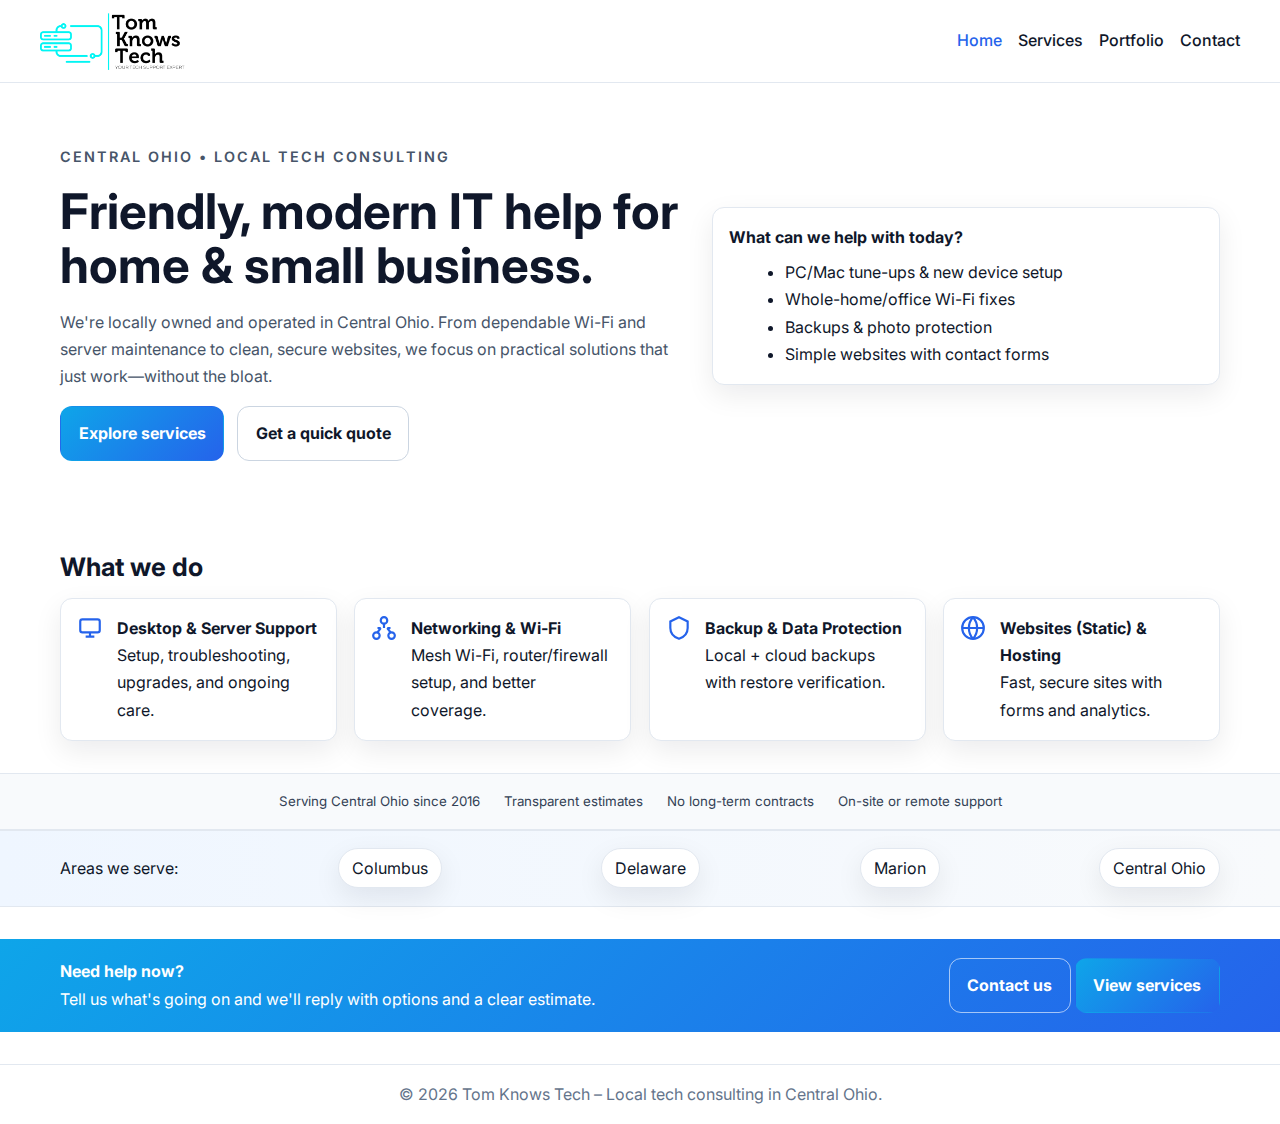
<file: index.html>
<!doctype html>
<html lang="en">
<head>
  <meta charset="utf-8" />
  <meta name="viewport" content="width=device-width, initial-scale=1" />
  <title>Tom Knows Tech – Local Tech Consulting in Central Ohio</title>
  <meta name="description" content="Friendly, modern IT help for home & small business: desktop support, networking, backups, websites, and more in Central Ohio." />
  <link rel="preconnect" href="https://fonts.googleapis.com" crossorigin>
  <link href="https://fonts.googleapis.com/css2?family=Inter:wght@400;500;600;700;800&display=swap" rel="stylesheet">
  <link rel="stylesheet" href="/css/main.css">
</head>
<body>
  <!-- Inline SVG sprite for icons (no external deps) -->
  <svg xmlns="http://www.w3.org/2000/svg" style="position:absolute;width:0;height:0;overflow:hidden">
    <symbol id="icon-desktop" viewBox="0 0 24 24"><rect x="3" y="4" width="18" height="12" rx="2"/><path d="M8 20h8M12 16v4"/></symbol>
    <symbol id="icon-network" viewBox="0 0 24 24"><circle cx="12" cy="5" r="3"/><circle cx="5" cy="19" r="3"/><circle cx="19" cy="19" r="3"/><path d="M12 8v4M9 12H6M15 12h3M9 12l-3 4M15 12l3 4"/></symbol>
    <symbol id="icon-shield" viewBox="0 0 24 24"><path d="M12 2l8 4v6c0 5-3.6 8.5-8 10-4.4-1.5-8-5-8-10V6l8-4z"/></symbol>
    <symbol id="icon-globe" viewBox="0 0 24 24"><circle cx="12" cy="12" r="10"/><path d="M2 12h20M12 2a15 15 0 0 1 0 20M12 2a15 15 0 0 0 0 20"/></symbol>
  </svg>

  <header class="navbar">
    <div class="container nav-inner">
      <a href="/" class="brand">
        <img src="/assets/img/TomKnowsTech_Logo.png" alt="Tom Knows Tech logo">
      </a>
      <button class="nav-toggle" aria-expanded="false" aria-controls="nav">Menu</button>
      <nav id="nav" class="nav" aria-expanded="false">
        <a href="/index.html" class="active">Home</a>
        <a href="/services.html">Services</a>
        <a href="/portfolio.html">Portfolio</a>
        <a href="/contact.html">Contact</a>
      </nav>
    </div>
  </header>

  <main>
    <section class="hero">
      <div class="container hero-wrap">
        <div>
          <p class="kicker">Central Ohio • Local Tech Consulting</p>
          <h1>Friendly, modern IT help for home & small business.</h1>
          <p>We're locally owned and operated in Central Ohio. From dependable Wi-Fi and server maintenance to clean, secure websites, we focus on practical solutions that just work—without the bloat.</p>
          <div class="cta">
            <a class="btn" href="/services.html">Explore services</a>
            <a class="btn-ghost" href="/contact.html">Get a quick quote</a>
          </div>
        </div>
        <div class="hero-card">
          <strong>What can we help with today?</strong>
          <ul>
            <li>PC/Mac tune-ups & new device setup</li>
            <li>Whole-home/office Wi-Fi fixes</li>
            <li>Backups & photo protection</li>
            <li>Simple websites with contact forms</li>
          </ul>
        </div>
      </div>
    </section>

    <section class="container section">
      <h2>What we do</h2>
      <div class="grid services-preview">
        <div class="service">
          <svg class="icon"><use href="#icon-desktop"/></svg>
          <div>
            <strong>Desktop & Server Support</strong>
            <div class="muted">Setup, troubleshooting, upgrades, and ongoing care.</div>
          </div>
        </div>
        <div class="service">
          <svg class="icon"><use href="#icon-network"/></svg>
          <div>
            <strong>Networking & Wi-Fi</strong>
            <div class="muted">Mesh Wi-Fi, router/firewall setup, and better coverage.</div>
          </div>
        </div>
        <div class="service">
          <svg class="icon"><use href="#icon-shield"/></svg>
          <div>
            <strong>Backup & Data Protection</strong>
            <div class="muted">Local + cloud backups with restore verification.</div>
          </div>
        </div>
        <div class="service">
          <svg class="icon"><use href="#icon-globe"/></svg>
          <div>
            <strong>Websites (Static) & Hosting</strong>
            <div class="muted">Fast, secure sites with forms and analytics.</div>
          </div>
        </div>
      </div>
    </section>

    <section class="trust">
      <div class="container trust-inner">
        <small>Serving Central Ohio since 2016</small>
        <small>Transparent estimates</small>
        <small>No long-term contracts</small>
        <small>On-site or remote support</small>
      </div>
    </section>

    <section class="areas">
      <div class="container wrap">
        <span>Areas we serve:</span>
        <span class="badge">Columbus</span>
        <span class="badge">Delaware</span>
        <span class="badge">Marion</span>
        <span class="badge">Central Ohio</span>
      </div>
    </section>

    <section class="cta-band">
      <div class="container row">
        <div>
          <strong>Need help now?</strong>
          <div>Tell us what's going on and we'll reply with options and a clear estimate.</div>
        </div>
        <div>
          <a class="btn-ghost" href="/contact.html">Contact us</a>
          <a class="btn" href="/services.html">View services</a>
        </div>
      </div>
    </section>
  </main>

  <footer>
    <div class="container inner">
      © <span id="y"></span> Tom Knows Tech – Local tech consulting in Central Ohio.
    </div>
  </footer>

  <script>
    // Mobile nav toggle
    const toggle = document.querySelector('.nav-toggle');
    const nav = document.getElementById('nav');
    if (toggle && nav) {
      toggle.addEventListener('click', () => {
        const ex = toggle.getAttribute('aria-expanded') === 'true';
        toggle.setAttribute('aria-expanded', String(!ex));
        nav.setAttribute('aria-expanded', String(!ex));
      });
    }
    document.getElementById('y').textContent = new Date().getFullYear();
  </script>
</body>
</html>
</file>
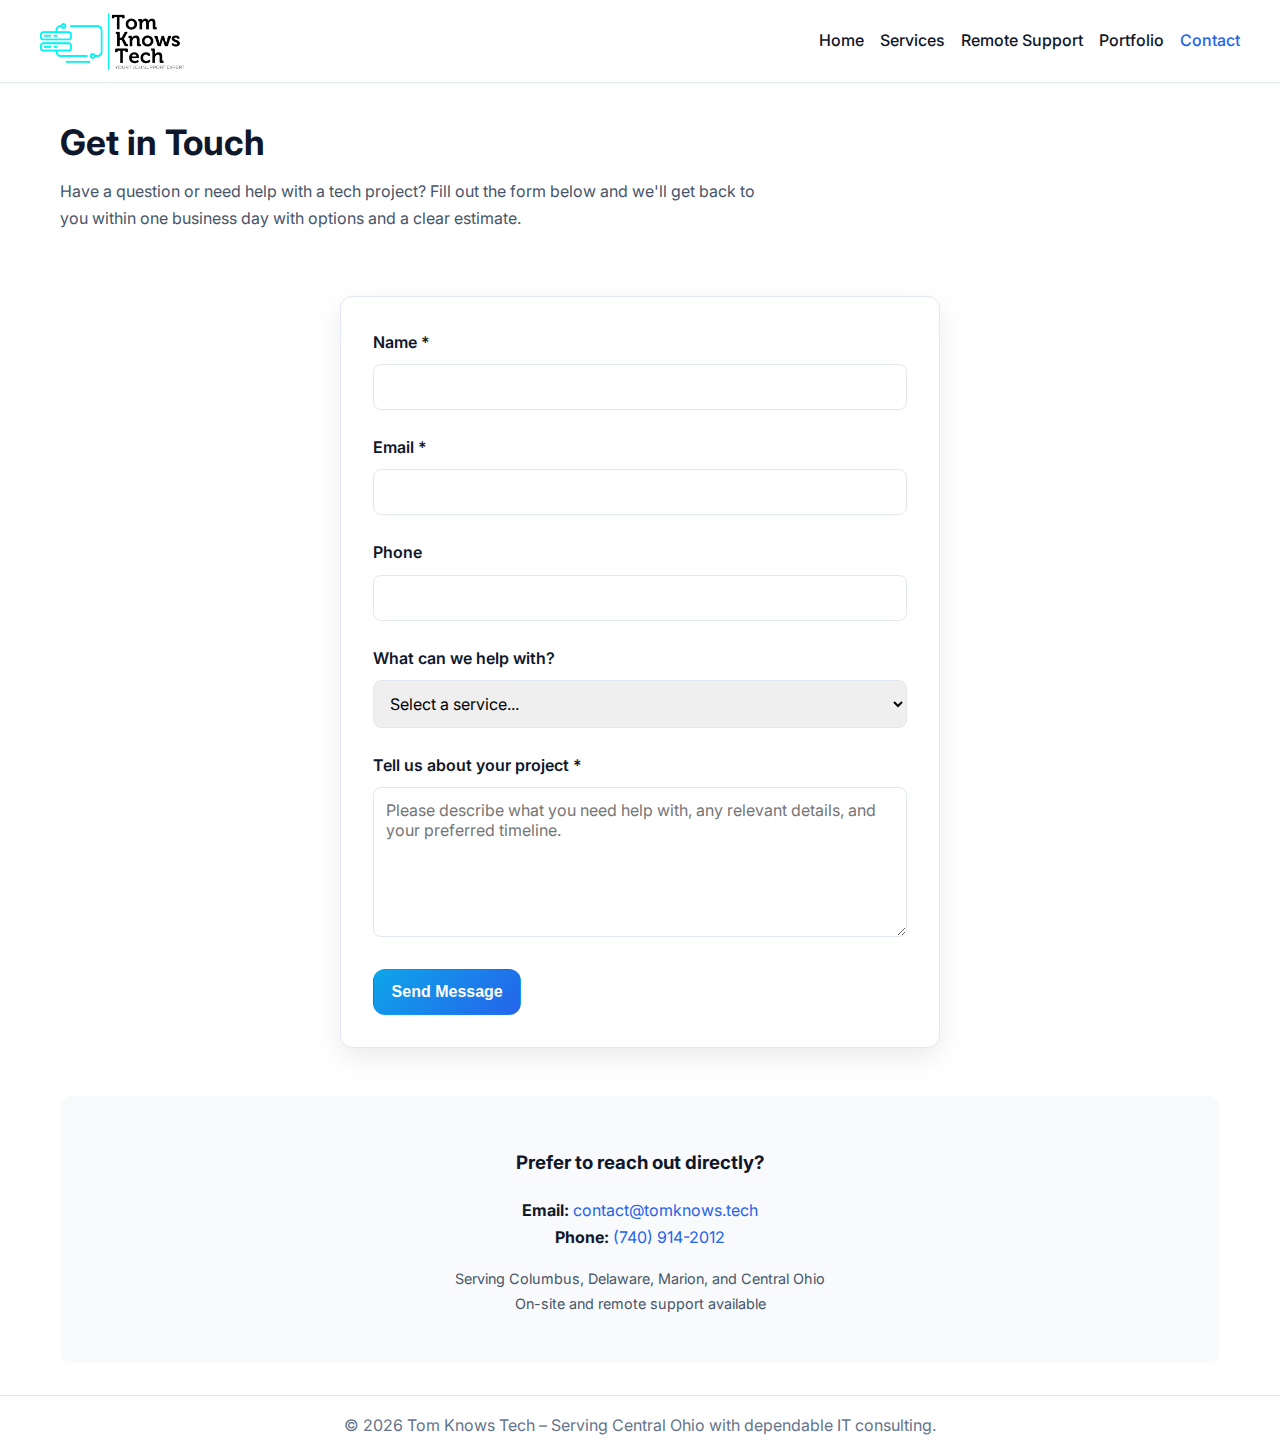
<file: contact.html>
<!doctype html>
<html lang="en">
<head>
  <meta charset="utf-8" />
  <meta name="viewport" content="width=device-width, initial-scale=1" />
  <title>Contact – Tom Knows Tech | Get in Touch</title>
  <meta name="description" content="Contact Tom Knows Tech for IT consulting services in Central Ohio. Get a quick quote for desktop support, networking, servers, and more." />
  <link rel="preconnect" href="https://fonts.googleapis.com" crossorigin>
  <link href="https://fonts.googleapis.com/css2?family=Inter:wght@400;500;600;700;800&display=swap" rel="stylesheet">
  <link rel="stylesheet" href="/css/main.css">
</head>
<body>
  <header class="navbar">
    <div class="container nav-inner">
      <a href="/" class="brand">
        <img src="/assets/img/TomKnowsTech_Logo.png" alt="Tom Knows Tech logo">
      </a>
      <button class="nav-toggle" aria-expanded="false" aria-controls="nav">Menu</button>
      <nav id="nav" class="nav" aria-expanded="false">
        <a href="/index.html">Home</a>
        <a href="/services.html">Services</a>
        <a href="/remote-support.html">Remote Support</a>
        <a href="/portfolio.html">Portfolio</a>
        <a href="/contact.html" class="active">Contact</a>
      </nav>
    </div>
  </header>

  <main>
    <section class="page-header">
      <div class="container">
        <h1>Get in Touch</h1>
        <p>Have a question or need help with a tech project? Fill out the form below and we'll get back to you within one business day with options and a clear estimate.</p>
      </div>
    </section>

    <div class="container">
      <form class="contact-form" action="https://formspree.io/f/movpojkn" method="POST">
        <div class="form-group">
          <label for="name">Name *</label>
          <input type="text" id="name" name="name" required>
        </div>

        <div class="form-group">
          <label for="email">Email *</label>
          <input type="email" id="email" name="email" required>
        </div>

        <div class="form-group">
          <label for="phone">Phone</label>
          <input type="tel" id="phone" name="phone">
        </div>

        <div class="form-group">
          <label for="service">What can we help with?</label>
          <select id="service" name="service">
            <option value="">Select a service...</option>
            <option value="desktop-support">Desktop & Server Support</option>
            <option value="filemaker">FileMaker Development</option>
            <option value="networking">Networking & Wi-Fi</option>
            <option value="phone-systems">Phone Systems</option>
            <option value="servers">Server Installation</option>
            <option value="security-cameras">Security Cameras</option>
            <option value="virtualization">Virtualization & Cloud</option>
            <option value="websites">Website Development</option>
            <option value="other">Other / Not Sure</option>
          </select>
        </div>

        <div class="form-group">
          <label for="message">Tell us about your project *</label>
          <textarea id="message" name="message" required placeholder="Please describe what you need help with, any relevant details, and your preferred timeline."></textarea>
        </div>

        <button type="submit" class="btn">Send Message</button>
      </form>

      <div style="text-align: center; margin-top: 3rem; padding: 2rem; background: var(--surface); border-radius: 12px;">
        <h3>Prefer to reach out directly?</h3>
        <p style="margin: 0.5rem 0;">
          <strong>Email:</strong> <a href="mailto:contact@tomknows.tech">contact@tomknows.tech</a><br>
          <strong>Phone:</strong> <a href="tel:+17409142012">(740) 914-2012</a>
        </p>
        <p style="color: var(--muted); font-size: 0.9rem; margin-top: 1rem;">
          Serving Columbus, Delaware, Marion, and Central Ohio<br>
          On-site and remote support available
        </p>
      </div>
    </div>
  </main>

  <footer>
    <div class="container inner">
      © <span id="year"></span> Tom Knows Tech – Serving Central Ohio with dependable IT consulting.
    </div>
  </footer>

  <script>
    // Mobile nav toggle
    const toggle = document.querySelector('.nav-toggle');
    const nav = document.getElementById('nav');
    if (toggle && nav) {
      toggle.addEventListener('click', () => {
        const ex = toggle.getAttribute('aria-expanded') === 'true';
        toggle.setAttribute('aria-expanded', String(!ex));
        nav.setAttribute('aria-expanded', String(!ex));
      });
    }
    document.getElementById('year').textContent = new Date().getFullYear();
  </script>
</body>
</html>
</file>
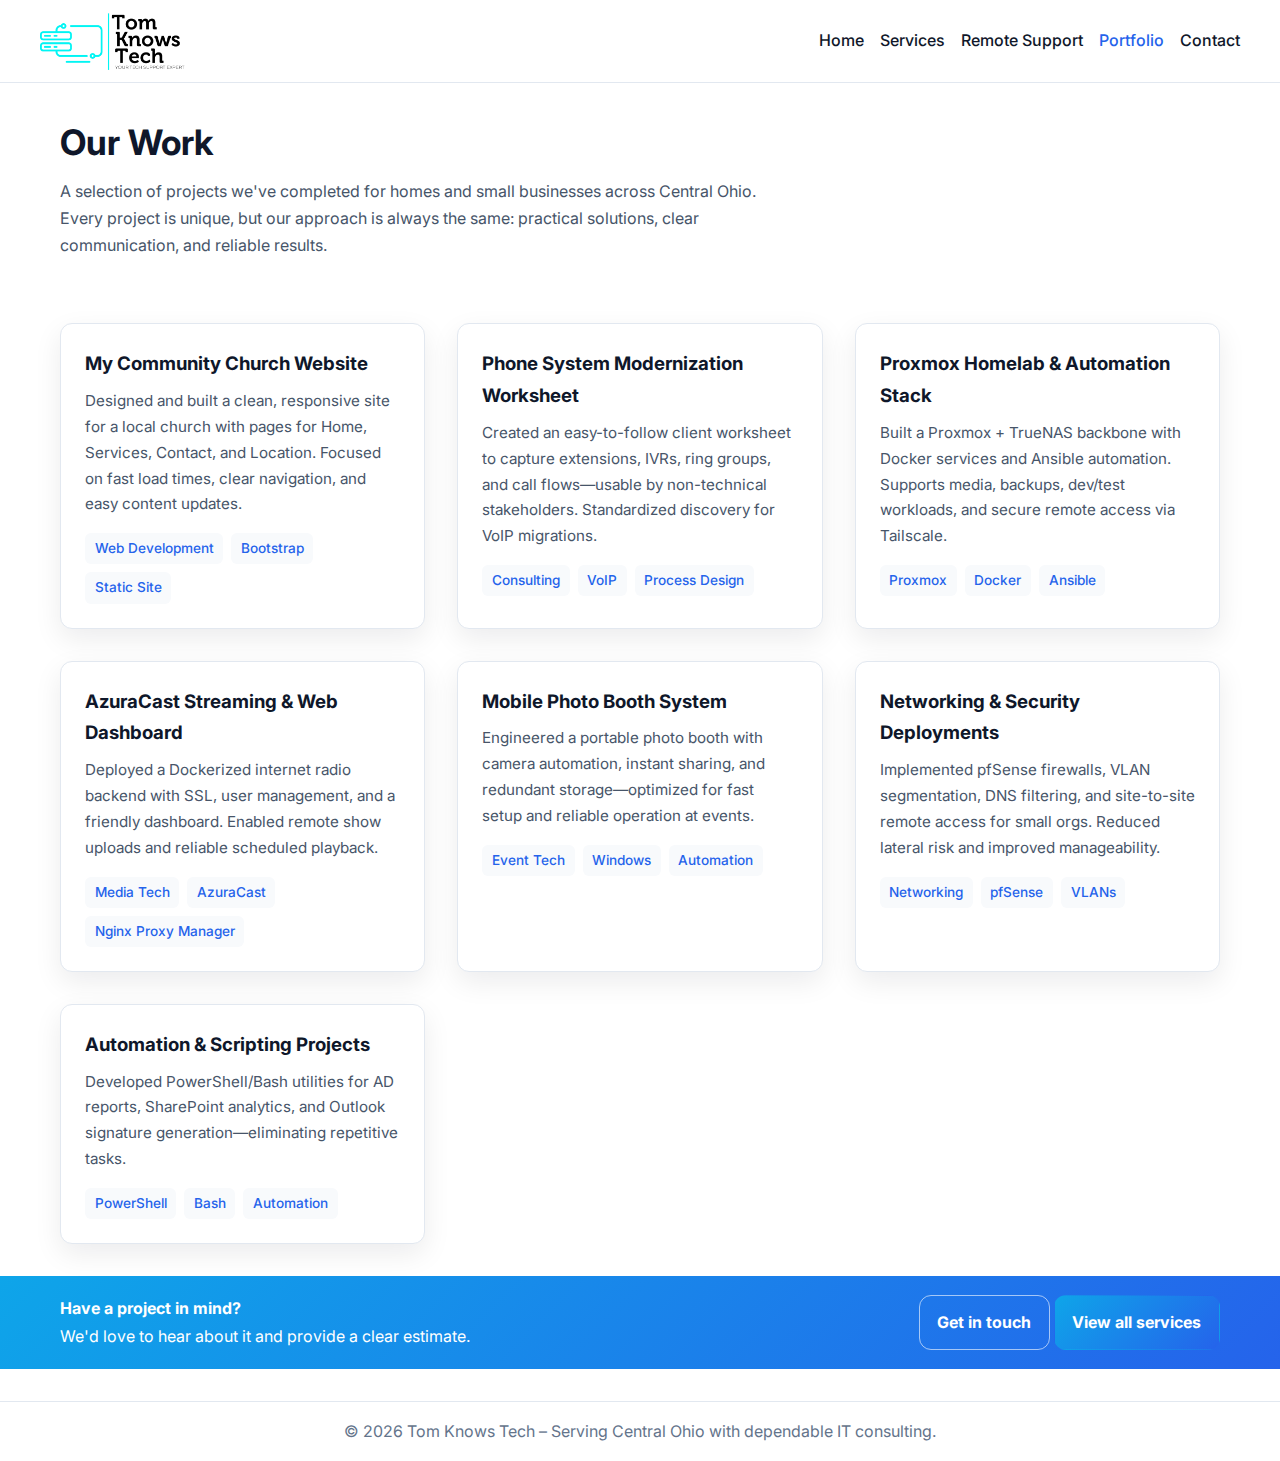
<file: portfolio.html>
<!doctype html>
<html lang="en">
<head>
  <meta charset="utf-8" />
  <meta name="viewport" content="width=device-width, initial-scale=1" />
  <title>Portfolio – Tom Knows Tech | Our Work</title>
  <meta name="description" content="See examples of our work across Central Ohio. Desktop support, network installations, server deployments, and custom solutions for homes and businesses." />
  <link rel="preconnect" href="https://fonts.googleapis.com" crossorigin>
  <link href="https://fonts.googleapis.com/css2?family=Inter:wght@400;500;600;700;800&display=swap" rel="stylesheet">
  <link rel="stylesheet" href="/css/main.css">
</head>
<body>
  <header class="navbar">
    <div class="container nav-inner">
      <a href="/" class="brand">
        <img src="/assets/img/TomKnowsTech_Logo.png" alt="Tom Knows Tech logo">
      </a>
      <button class="nav-toggle" aria-expanded="false" aria-controls="nav">Menu</button>
      <nav id="nav" class="nav" aria-expanded="false">
        <a href="/index.html">Home</a>
        <a href="/services.html">Services</a>
        <a href="/remote-support.html">Remote Support</a>
        <a href="/portfolio.html" class="active">Portfolio</a>
        <a href="/contact.html">Contact</a>
      </nav>
    </div>
  </header>

  <main>
    <section class="page-header">
      <div class="container">
        <h1>Our Work</h1>
        <p>A selection of projects we've completed for homes and small businesses across Central Ohio. Every project is unique, but our approach is always the same: practical solutions, clear communication, and reliable results.</p>
      </div>
    </section>

    <div class="container">
      <div class="portfolio-grid">
        <div class="portfolio-item">
          <div class="portfolio-content">
            <h3>My Community Church Website</h3>
            <p>Designed and built a clean, responsive site for a local church with pages for Home, Services, Contact, and Location. Focused on fast load times, clear navigation, and easy content updates.</p>
            <div class="portfolio-tags">
              <span class="tag">Web Development</span>
              <span class="tag">Bootstrap</span>
              <span class="tag">Static Site</span>
            </div>
          </div>
        </div>

        <div class="portfolio-item">
          <div class="portfolio-content">
            <h3>Phone System Modernization Worksheet</h3>
            <p>Created an easy-to-follow client worksheet to capture extensions, IVRs, ring groups, and call flows—usable by non-technical stakeholders. Standardized discovery for VoIP migrations.</p>
            <div class="portfolio-tags">
              <span class="tag">Consulting</span>
              <span class="tag">VoIP</span>
              <span class="tag">Process Design</span>
            </div>
          </div>
        </div>

        <div class="portfolio-item">
          <div class="portfolio-content">
            <h3>Proxmox Homelab & Automation Stack</h3>
            <p>Built a Proxmox + TrueNAS backbone with Docker services and Ansible automation. Supports media, backups, dev/test workloads, and secure remote access via Tailscale.</p>
            <div class="portfolio-tags">
              <span class="tag">Proxmox</span>
              <span class="tag">Docker</span>
              <span class="tag">Ansible</span>
            </div>
          </div>
        </div>

        <div class="portfolio-item">
          <div class="portfolio-content">
            <h3>AzuraCast Streaming & Web Dashboard</h3>
            <p>Deployed a Dockerized internet radio backend with SSL, user management, and a friendly dashboard. Enabled remote show uploads and reliable scheduled playback.</p>
            <div class="portfolio-tags">
              <span class="tag">Media Tech</span>
              <span class="tag">AzuraCast</span>
              <span class="tag">Nginx Proxy Manager</span>
            </div>
          </div>
        </div>

        <div class="portfolio-item">
          <div class="portfolio-content">
            <h3>Mobile Photo Booth System</h3>
            <p>Engineered a portable photo booth with camera automation, instant sharing, and redundant storage—optimized for fast setup and reliable operation at events.</p>
            <div class="portfolio-tags">
              <span class="tag">Event Tech</span>
              <span class="tag">Windows</span>
              <span class="tag">Automation</span>
            </div>
          </div>
        </div>

        <div class="portfolio-item">
          <div class="portfolio-content">
            <h3>Networking & Security Deployments</h3>
            <p>Implemented pfSense firewalls, VLAN segmentation, DNS filtering, and site-to-site remote access for small orgs. Reduced lateral risk and improved manageability.</p>
            <div class="portfolio-tags">
              <span class="tag">Networking</span>
              <span class="tag">pfSense</span>
              <span class="tag">VLANs</span>
            </div>
          </div>
        </div>

        <div class="portfolio-item">
          <div class="portfolio-content">
            <h3>Automation & Scripting Projects</h3>
            <p>Developed PowerShell/Bash utilities for AD reports, SharePoint analytics, and Outlook signature generation—eliminating repetitive tasks.</p>
            <div class="portfolio-tags">
              <span class="tag">PowerShell</span>
              <span class="tag">Bash</span>
              <span class="tag">Automation</span>
            </div>
          </div>
        </div>
      </div>
    </div>

    <section class="cta-band">
      <div class="container row">
        <div>
          <strong>Have a project in mind?</strong>
          <div>We'd love to hear about it and provide a clear estimate.</div>
        </div>
        <div>
          <a class="btn-ghost" href="/contact.html">Get in touch</a>
          <a class="btn" href="/services.html">View all services</a>
        </div>
      </div>
    </section>
  </main>

  <footer>
    <div class="container inner">
      © <span id="year"></span> Tom Knows Tech – Serving Central Ohio with dependable IT consulting.
    </div>
  </footer>

  <script>
    // Mobile nav toggle
    const toggle = document.querySelector('.nav-toggle');
    const nav = document.getElementById('nav');
    if (toggle && nav) {
      toggle.addEventListener('click', () => {
        const ex = toggle.getAttribute('aria-expanded') === 'true';
        toggle.setAttribute('aria-expanded', String(!ex));
        nav.setAttribute('aria-expanded', String(!ex));
      });
    }
    document.getElementById('year').textContent = new Date().getFullYear();
  </script>
</body>
</html>
</file>
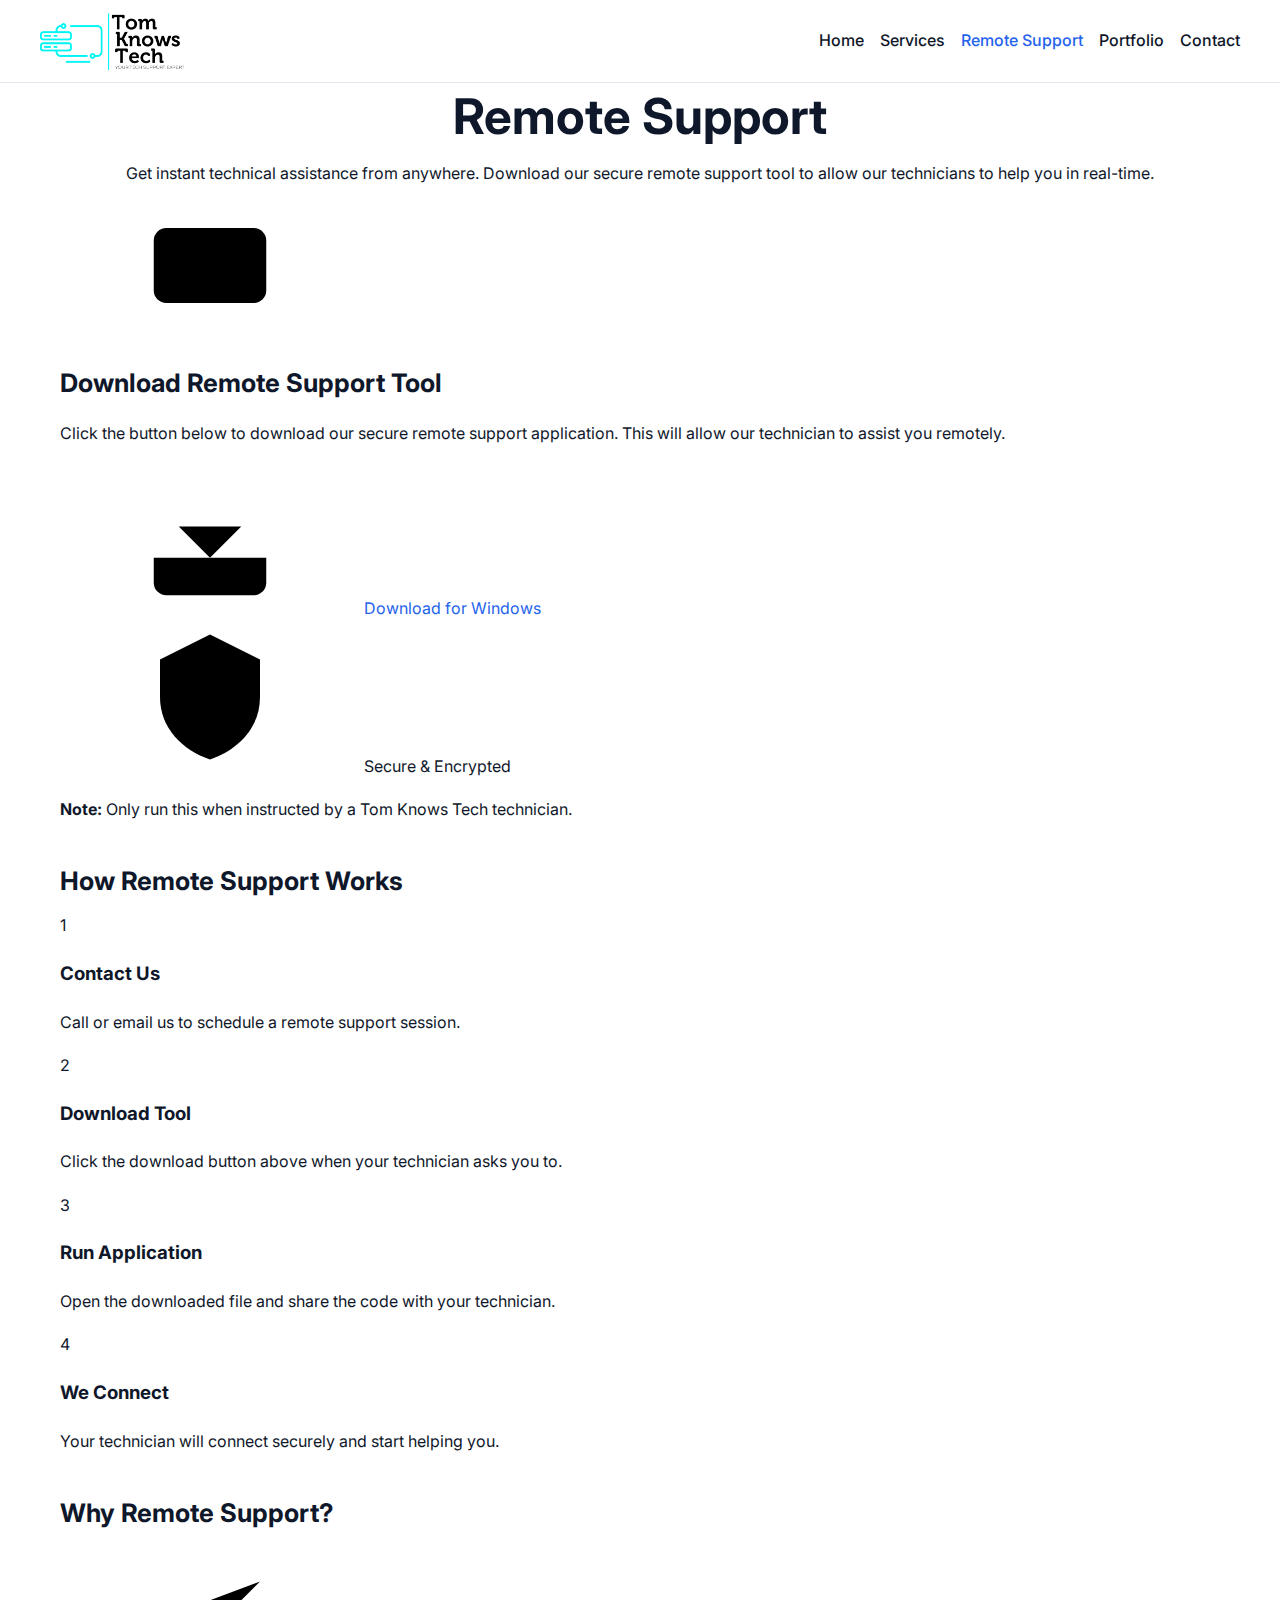
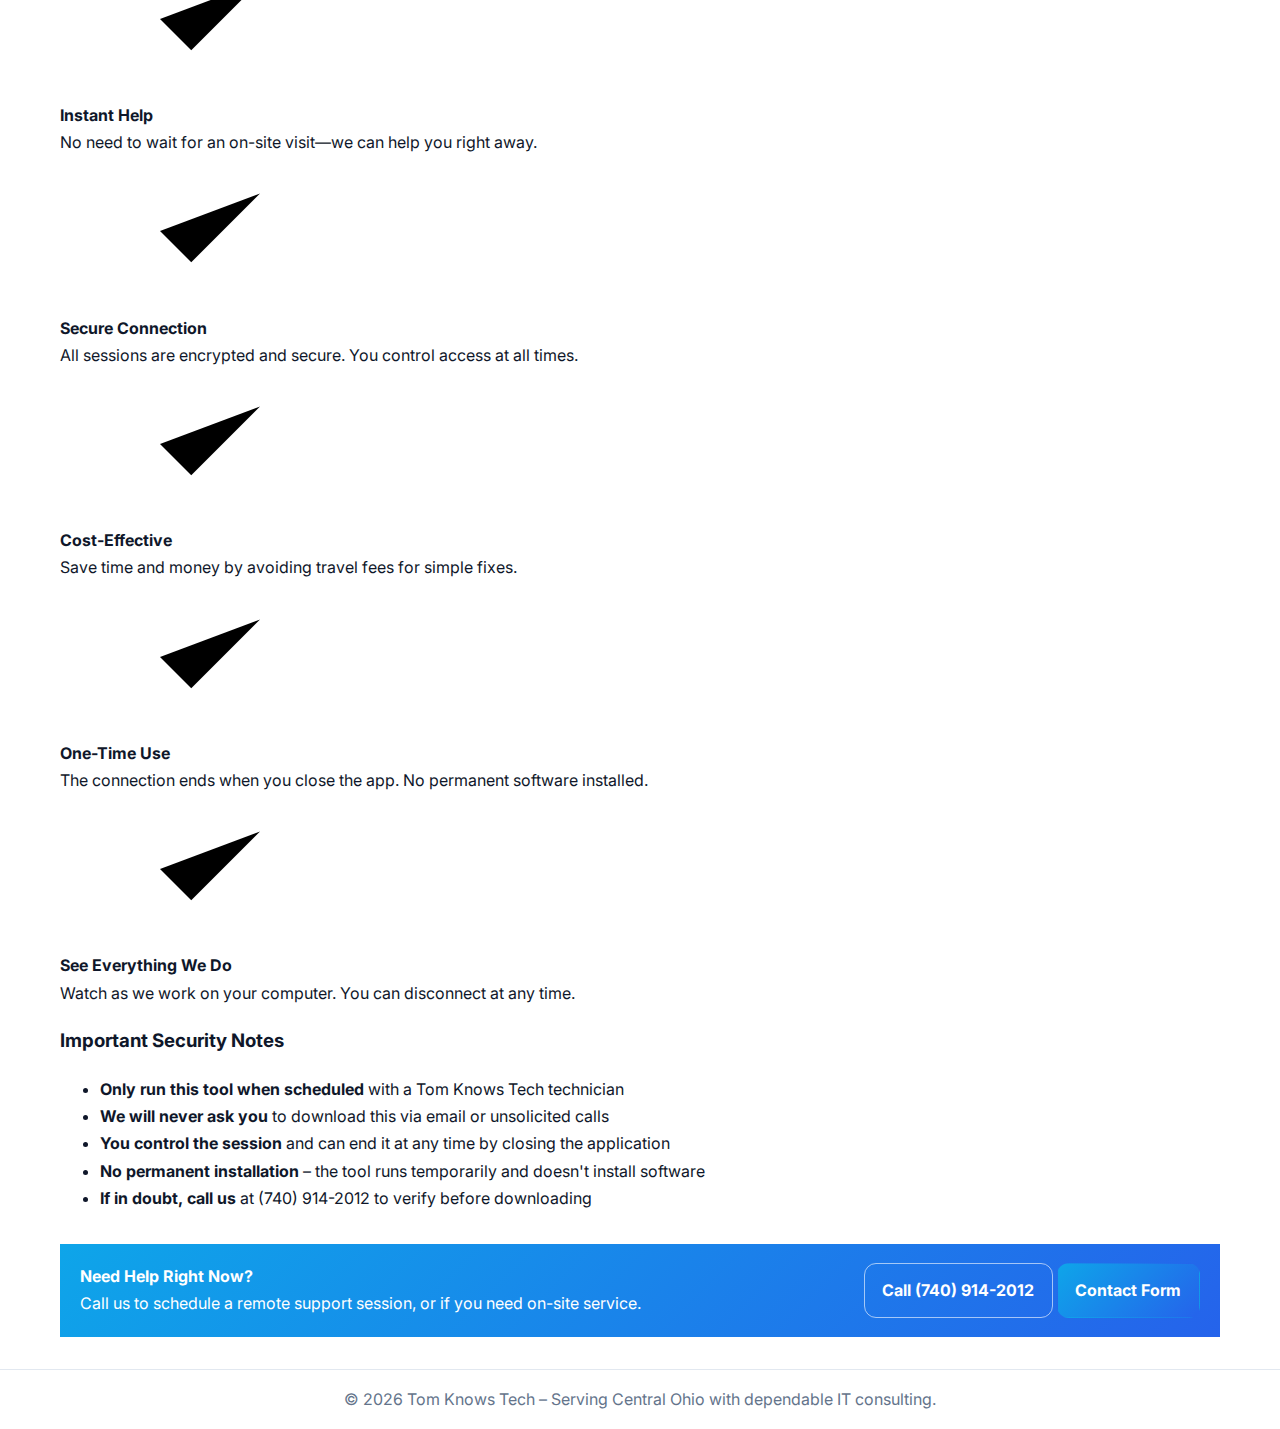
<file: remote-support.html>
<!doctype html>
<html lang="en">
<head>
  <meta charset="utf-8" />
  <meta name="viewport" content="width=device-width, initial-scale=1" />
  <title>Remote Support – Tom Knows Tech</title>
  <meta name="description" content="Download our secure remote support tool to get instant technical assistance from Tom Knows Tech. Fast, secure, one-time access for troubleshooting and support." />
  <link rel="preconnect" href="https://fonts.googleapis.com" crossorigin>
  <link href="https://fonts.googleapis.com/css2?family=Inter:wght@400;500;600;700;800&display=swap" rel="stylesheet">
  <link rel="stylesheet" href="/css/main.css">
</head>
<body>
  <!-- SVG Icons -->
  <svg xmlns="http://www.w3.org/2000/svg" style="position:absolute;width:0;height:0;overflow:hidden">
    <symbol id="icon-download" viewBox="0 0 24 24">
      <path d="M21 15v4a2 2 0 0 1-2 2H5a2 2 0 0 1-2-2v-4"/>
      <polyline points="7 10 12 15 17 10"/>
      <line x1="12" y1="15" x2="12" y2="3"/>
    </symbol>
    <symbol id="icon-check" viewBox="0 0 24 24">
      <polyline points="20 6 9 17 4 12"/>
    </symbol>
    <symbol id="icon-shield" viewBox="0 0 24 24">
      <path d="M12 2l8 4v6c0 5-3.6 8.5-8 10-4.4-1.5-8-5-8-10V6l8-4z"/>
    </symbol>
    <symbol id="icon-monitor" viewBox="0 0 24 24">
      <rect x="3" y="4" width="18" height="12" rx="2"/>
      <path d="M8 20h8M12 16v4"/>
    </symbol>
  </svg>

  <header class="navbar">
    <div class="container nav-inner">
      <a href="/" class="brand">
        <img src="/assets/img/TomKnowsTech_Logo.png" alt="Tom Knows Tech logo">
      </a>
      <button class="nav-toggle" aria-expanded="false" aria-controls="nav">Menu</button>
      <nav id="nav" class="nav" aria-expanded="false">
        <a href="/index.html">Home</a>
        <a href="/services.html">Services</a>
        <a href="/remote-support.html" class="active">Remote Support</a>
        <a href="/portfolio.html">Portfolio</a>
        <a href="/contact.html">Contact</a>
      </nav>
    </div>
  </header>

  <main>
    <section class="remote-hero">
      <div class="container text-center">
        <h1>Remote Support</h1>
        <p>Get instant technical assistance from anywhere. Download our secure remote support tool to allow our technicians to help you in real-time.</p>
      </div>
    </section>

    <div class="container">
      <div class="download-card">
        <svg class="monitor-icon">
          <use href="#icon-monitor"/>
        </svg>
        <h2>Download Remote Support Tool</h2>
        <p>Click the button below to download our secure remote support application. This will allow our technician to assist you remotely.</p>
        
        <a href="https://mc.tomknows.tech/agentinvite?c=zC5eiBFW1kfQpLtyAYhr5nWpQD8s9PyKHaSKycGVWGMkuVybkzczmFAeqop7s8XxbXIG5uxjG@SQyKtICDhkB$sUqJO@lEa0MuyVEZvyAHN$f6ji03LbOuEP1zDJXulCCTn0wg7iWfNG3bL$CyNN6dshzMrOURAVwV5mJHDtHTTpZEPPQht9svWFoBeSlcnyoRFHekE=" class="download-btn">
          <svg class="download-icon">
            <use href="#icon-download"/>
          </svg>
          Download for Windows
        </a>

        <div class="security-badge">
          <svg class="check-icon">
            <use href="#icon-shield"/>
          </svg>
          Secure & Encrypted
        </div>

        <p><strong>Note:</strong> Only run this when instructed by a Tom Knows Tech technician.</p>
      </div>

      <section class="section">
        <h2>How Remote Support Works</h2>
        <div class="step-grid">
          <div class="step">
            <div class="step-number">1</div>
            <h3>Contact Us</h3>
            <p>Call or email us to schedule a remote support session.</p>
          </div>

          <div class="step">
            <div class="step-number">2</div>
            <h3>Download Tool</h3>
            <p>Click the download button above when your technician asks you to.</p>
          </div>

          <div class="step">
            <div class="step-number">3</div>
            <h3>Run Application</h3>
            <p>Open the downloaded file and share the code with your technician.</p>
          </div>

          <div class="step">
            <div class="step-number">4</div>
            <h3>We Connect</h3>
            <p>Your technician will connect securely and start helping you.</p>
          </div>
        </div>
      </section>

      <section class="section">
        <h2>Why Remote Support?</h2>
        <div class="benefits-list">
          <div class="benefit-item">
            <svg class="benefit-icon">
              <use href="#icon-check"/>
            </svg>
            <div>
              <strong>Instant Help</strong>
              <div>No need to wait for an on-site visit—we can help you right away.</div>
            </div>
          </div>

          <div class="benefit-item">
            <svg class="benefit-icon">
              <use href="#icon-check"/>
            </svg>
            <div>
              <strong>Secure Connection</strong>
              <div>All sessions are encrypted and secure. You control access at all times.</div>
            </div>
          </div>

          <div class="benefit-item">
            <svg class="benefit-icon">
              <use href="#icon-check"/>
            </svg>
            <div>
              <strong>Cost-Effective</strong>
              <div>Save time and money by avoiding travel fees for simple fixes.</div>
            </div>
          </div>

          <div class="benefit-item">
            <svg class="benefit-icon">
              <use href="#icon-check"/>
            </svg>
            <div>
              <strong>One-Time Use</strong>
              <div>The connection ends when you close the app. No permanent software installed.</div>
            </div>
          </div>

          <div class="benefit-item">
            <svg class="benefit-icon">
              <use href="#icon-check"/>
            </svg>
            <div>
              <strong>See Everything We Do</strong>
              <div>Watch as we work on your computer. You can disconnect at any time.</div>
            </div>
          </div>
        </div>
      </section>

      <section class="security-warning">
        <h3>Important Security Notes</h3>
        <ul>
          <li><strong>Only run this tool when scheduled</strong> with a Tom Knows Tech technician</li>
          <li><strong>We will never ask you</strong> to download this via email or unsolicited calls</li>
          <li><strong>You control the session</strong> and can end it at any time by closing the application</li>
          <li><strong>No permanent installation</strong> – the tool runs temporarily and doesn't install software</li>
          <li><strong>If in doubt, call us</strong> at (740) 914-2012 to verify before downloading</li>
        </ul>
      </section>

      <section class="cta-band">
        <div class="container row">
          <div>
            <strong>Need Help Right Now?</strong>
            <div>Call us to schedule a remote support session, or if you need on-site service.</div>
          </div>
          <div>
            <a class="btn-ghost" href="tel:+17409142012">Call (740) 914-2012</a>
            <a class="btn" href="/contact.html">Contact Form</a>
          </div>
        </div>
      </section>
    </div>
  </main>

  <footer>
    <div class="container inner">
      © <span id="y"></span> Tom Knows Tech – Serving Central Ohio with dependable IT consulting.
    </div>
  </footer>

  <script>
    // Mobile nav toggle
    const toggle = document.querySelector('.nav-toggle');
    const nav = document.getElementById('nav');
    if (toggle && nav) {
      toggle.addEventListener('click', () => {
        const ex = toggle.getAttribute('aria-expanded') === 'true';
        toggle.setAttribute('aria-expanded', String(!ex));
        nav.setAttribute('aria-expanded', String(!ex));
      });
    }
    document.getElementById('y').textContent = new Date().getFullYear();
  </script>
</body>
</html>
</file>
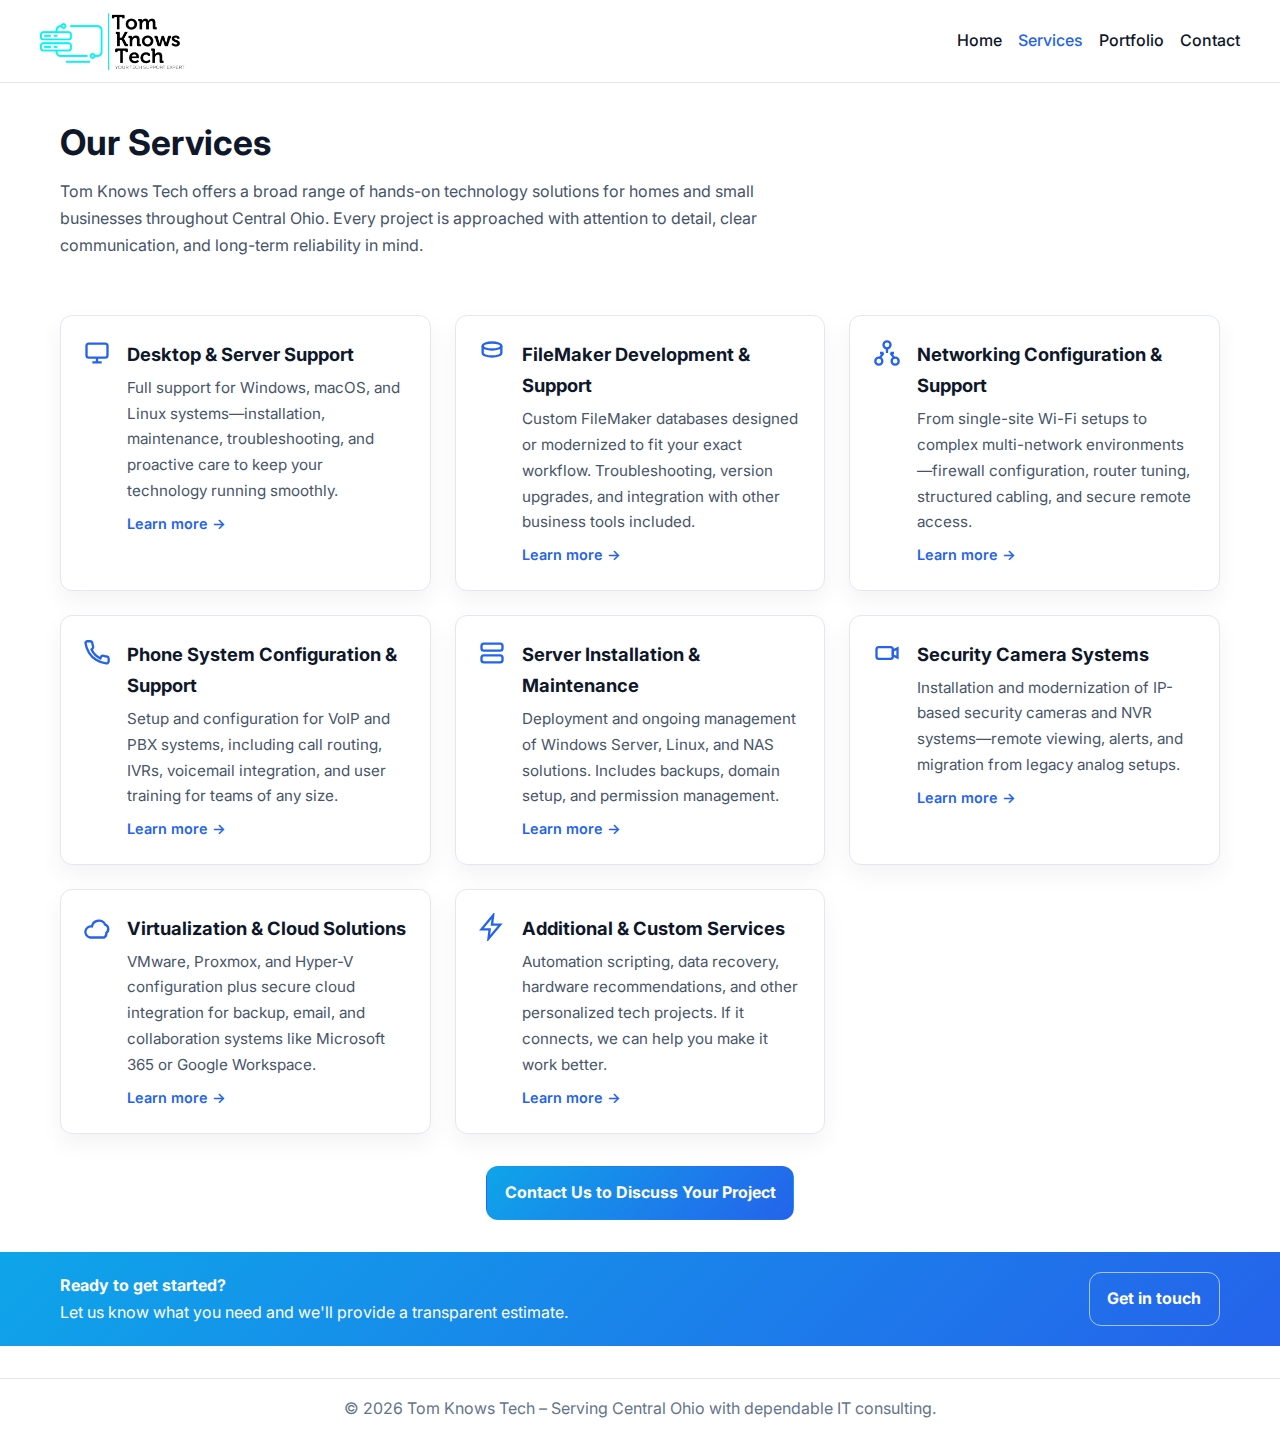
<file: services.html>
<!doctype html>
<html lang="en">
<head>
  <meta charset="utf-8" />
  <meta name="viewport" content="width=device-width, initial-scale=1" />
  <title>Services – Tom Knows Tech | Local IT Consulting in Central Ohio</title>
  <meta name="description" content="Comprehensive technology services for homes and small businesses across Central Ohio. Desktop support, networking, servers, phone systems, security, virtualization, and more." />
  <link rel="preconnect" href="https://fonts.googleapis.com" crossorigin>
  <link href="https://fonts.googleapis.com/css2?family=Inter:wght@400;500;600;700;800&display=swap" rel="stylesheet">
  <link rel="stylesheet" href="/css/main.css">
</head>
<body>
  <!-- Inline SVG sprite (no external deps) -->
  <svg xmlns="http://www.w3.org/2000/svg" style="position:absolute;width:0;height:0;overflow:hidden">
    <symbol id="icon-desktop" viewBox="0 0 24 24"><rect x="3" y="4" width="18" height="12" rx="2"/><path d="M8 20h8M12 16v4"/></symbol>
    <symbol id="icon-database" viewBox="0 0 24 24"><ellipse cx="12" cy="6" rx="8" ry="3"/><path d="M4 6v6c0 1.7 3.6 3 8 3s8-1.3 8-3V6"/></symbol>
    <symbol id="icon-network" viewBox="0 0 24 24"><circle cx="12" cy="5" r="3"/><circle cx="5" cy="19" r="3"/><circle cx="19" cy="19" r="3"/><path d="M12 8v4M9 12H6M15 12h3M9 12l-3 4M15 12l3 4"/></symbol>
    <symbol id="icon-phone" viewBox="0 0 24 24"><path d="M22 16.9v2a2 2 0 0 1-2.2 2 19.8 19.8 0 0 1-8.6-3.1 19.5 19.5 0 0 1-6-6 19.8 19.8 0 0 1-3.1-8.6A2 2 0 0 1 4 1.9h2a2 2 0 0 1 2 1.7c.1.9.3 1.8.6 2.6a2 2 0 0 1-.5 2.1L7.3 9.1a16 16 0 0 0 7.6 7.6l.8-1.8a2 2 0 0 1 2.1-.5c.9.3 1.7.5 2.6.6a2 2 0 0 1 1.6 1.9z"/></symbol>
    <symbol id="icon-server" viewBox="0 0 24 24"><rect x="3" y="4" width="18" height="6" rx="2"/><rect x="3" y="14" width="18" height="6" rx="2"/><path d="M7 7h.01M7 17h.01"/></symbol>
    <symbol id="icon-camera" viewBox="0 0 24 24"><rect x="3" y="7" width="14" height="10" rx="2"/><path d="M17 10l4-2v8l-4-2z"/></symbol>
    <symbol id="icon-cloud" viewBox="0 0 24 24"><path d="M20 17a4 4 0 0 0-1-7 6 6 0 0 0-11.3 1.5A4.5 4.5 0 1 0 6 21h12a4 4 0 0 0 2-4z"/></symbol>
    <symbol id="icon-bolt" viewBox="0 0 24 24"><path d="M13 2L3 14h7l-1 8 10-12h-7l1-8z"/></symbol>
  </svg>

  <header class="navbar">
    <div class="container nav-inner">
      <a href="/" class="brand">
        <img src="/assets/img/TomKnowsTech_Logo.png" alt="Tom Knows Tech logo">
      </a>
      <button class="nav-toggle" aria-expanded="false" aria-controls="nav">Menu</button>
      <nav id="nav" class="nav" aria-expanded="false">
        <a href="/index.html">Home</a>
        <a href="/services.html" class="active">Services</a>
        <a href="/portfolio.html">Portfolio</a>
        <a href="/contact.html">Contact</a>
      </nav>
    </div>
  </header>

  <main>
    <section class="page-header">
      <div class="container">
        <h1>Our Services</h1>
        <p>Tom Knows Tech offers a broad range of hands-on technology solutions for homes and small businesses throughout Central Ohio. Every project is approached with attention to detail, clear communication, and long-term reliability in mind.</p>
      </div>
    </section>

    <div class="container">
      <div class="services-grid">
        <a href="/services/desktop-server-support.html" class="service-item" style="text-decoration: none; color: inherit;">
          <svg class="icon"><use href="#icon-desktop"/></svg>
          <div class="service-content">
            <h3>Desktop & Server Support</h3>
            <p>Full support for Windows, macOS, and Linux systems—installation, maintenance, troubleshooting, and proactive care to keep your technology running smoothly.</p>
            <div style="margin-top: 0.5rem; color: var(--brand2); font-weight: 600; font-size: 0.9rem;">Learn more →</div>
          </div>
        </a>

        <a href="/services/filemaker.html" class="service-item" style="text-decoration: none; color: inherit;">
          <svg class="icon"><use href="#icon-database"/></svg>
          <div class="service-content">
            <h3>FileMaker Development & Support</h3>
            <p>Custom FileMaker databases designed or modernized to fit your exact workflow. Troubleshooting, version upgrades, and integration with other business tools included.</p>
            <div style="margin-top: 0.5rem; color: var(--brand2); font-weight: 600; font-size: 0.9rem;">Learn more →</div>
          </div>
        </a>

        <a href="/services/networking.html" class="service-item" style="text-decoration: none; color: inherit;">
          <svg class="icon"><use href="#icon-network"/></svg>
          <div class="service-content">
            <h3>Networking Configuration & Support</h3>
            <p>From single-site Wi-Fi setups to complex multi-network environments—firewall configuration, router tuning, structured cabling, and secure remote access.</p>
            <div style="margin-top: 0.5rem; color: var(--brand2); font-weight: 600; font-size: 0.9rem;">Learn more →</div>
          </div>
        </a>

        <a href="/services/phone-systems.html" class="service-item" style="text-decoration: none; color: inherit;">
          <svg class="icon"><use href="#icon-phone"/></svg>
          <div class="service-content">
            <h3>Phone System Configuration & Support</h3>
            <p>Setup and configuration for VoIP and PBX systems, including call routing, IVRs, voicemail integration, and user training for teams of any size.</p>
            <div style="margin-top: 0.5rem; color: var(--brand2); font-weight: 600; font-size: 0.9rem;">Learn more →</div>
          </div>
        </a>

        <a href="/services/servers.html" class="service-item" style="text-decoration: none; color: inherit;">
          <svg class="icon"><use href="#icon-server"/></svg>
          <div class="service-content">
            <h3>Server Installation & Maintenance</h3>
            <p>Deployment and ongoing management of Windows Server, Linux, and NAS solutions. Includes backups, domain setup, and permission management.</p>
            <div style="margin-top: 0.5rem; color: var(--brand2); font-weight: 600; font-size: 0.9rem;">Learn more →</div>
          </div>
        </a>

        <a href="/services/security-cameras.html" class="service-item" style="text-decoration: none; color: inherit;">
          <svg class="icon"><use href="#icon-camera"/></svg>
          <div class="service-content">
            <h3>Security Camera Systems</h3>
            <p>Installation and modernization of IP-based security cameras and NVR systems—remote viewing, alerts, and migration from legacy analog setups.</p>
            <div style="margin-top: 0.5rem; color: var(--brand2); font-weight: 600; font-size: 0.9rem;">Learn more →</div>
          </div>
        </a>

        <a href="/services/virtualization.html" class="service-item" style="text-decoration: none; color: inherit;">
          <svg class="icon"><use href="#icon-cloud"/></svg>
          <div class="service-content">
            <h3>Virtualization & Cloud Solutions</h3>
            <p>VMware, Proxmox, and Hyper-V configuration plus secure cloud integration for backup, email, and collaboration systems like Microsoft 365 or Google Workspace.</p>
            <div style="margin-top: 0.5rem; color: var(--brand2); font-weight: 600; font-size: 0.9rem;">Learn more →</div>
          </div>
        </a>

        <a href="/services/custom-services.html" class="service-item" style="text-decoration: none; color: inherit;">
          <svg class="icon"><use href="#icon-bolt"/></svg>
          <div class="service-content">
            <h3>Additional & Custom Services</h3>
            <p>Automation scripting, data recovery, hardware recommendations, and other personalized tech projects. If it connects, we can help you make it work better.</p>
            <div style="margin-top: 0.5rem; color: var(--brand2); font-weight: 600; font-size: 0.9rem;">Learn more →</div>
          </div>
        </a>
      </div>

      <div class="text-center mt-2">
        <a href="/contact.html" class="btn">Contact Us to Discuss Your Project</a>
      </div>
    </div>

    <section class="cta-band">
      <div class="container row">
        <div>
          <strong>Ready to get started?</strong>
          <div>Let us know what you need and we'll provide a transparent estimate.</div>
        </div>
        <div>
          <a class="btn-ghost" href="/contact.html">Get in touch</a>
        </div>
      </div>
    </section>
  </main>

  <footer>
    <div class="container inner">
      © <span id="year"></span> Tom Knows Tech – Serving Central Ohio with dependable IT consulting.
    </div>
  </footer>

  <script>
    // Mobile nav toggle
    const toggle = document.querySelector('.nav-toggle');
    const nav = document.getElementById('nav');
    if (toggle && nav) {
      toggle.addEventListener('click', () => {
        const ex = toggle.getAttribute('aria-expanded') === 'true';
        toggle.setAttribute('aria-expanded', String(!ex));
        nav.setAttribute('aria-expanded', String(!ex));
      });
    }
    document.getElementById('year').textContent = new Date().getFullYear();
  </script>
</body>
</html>
</file>
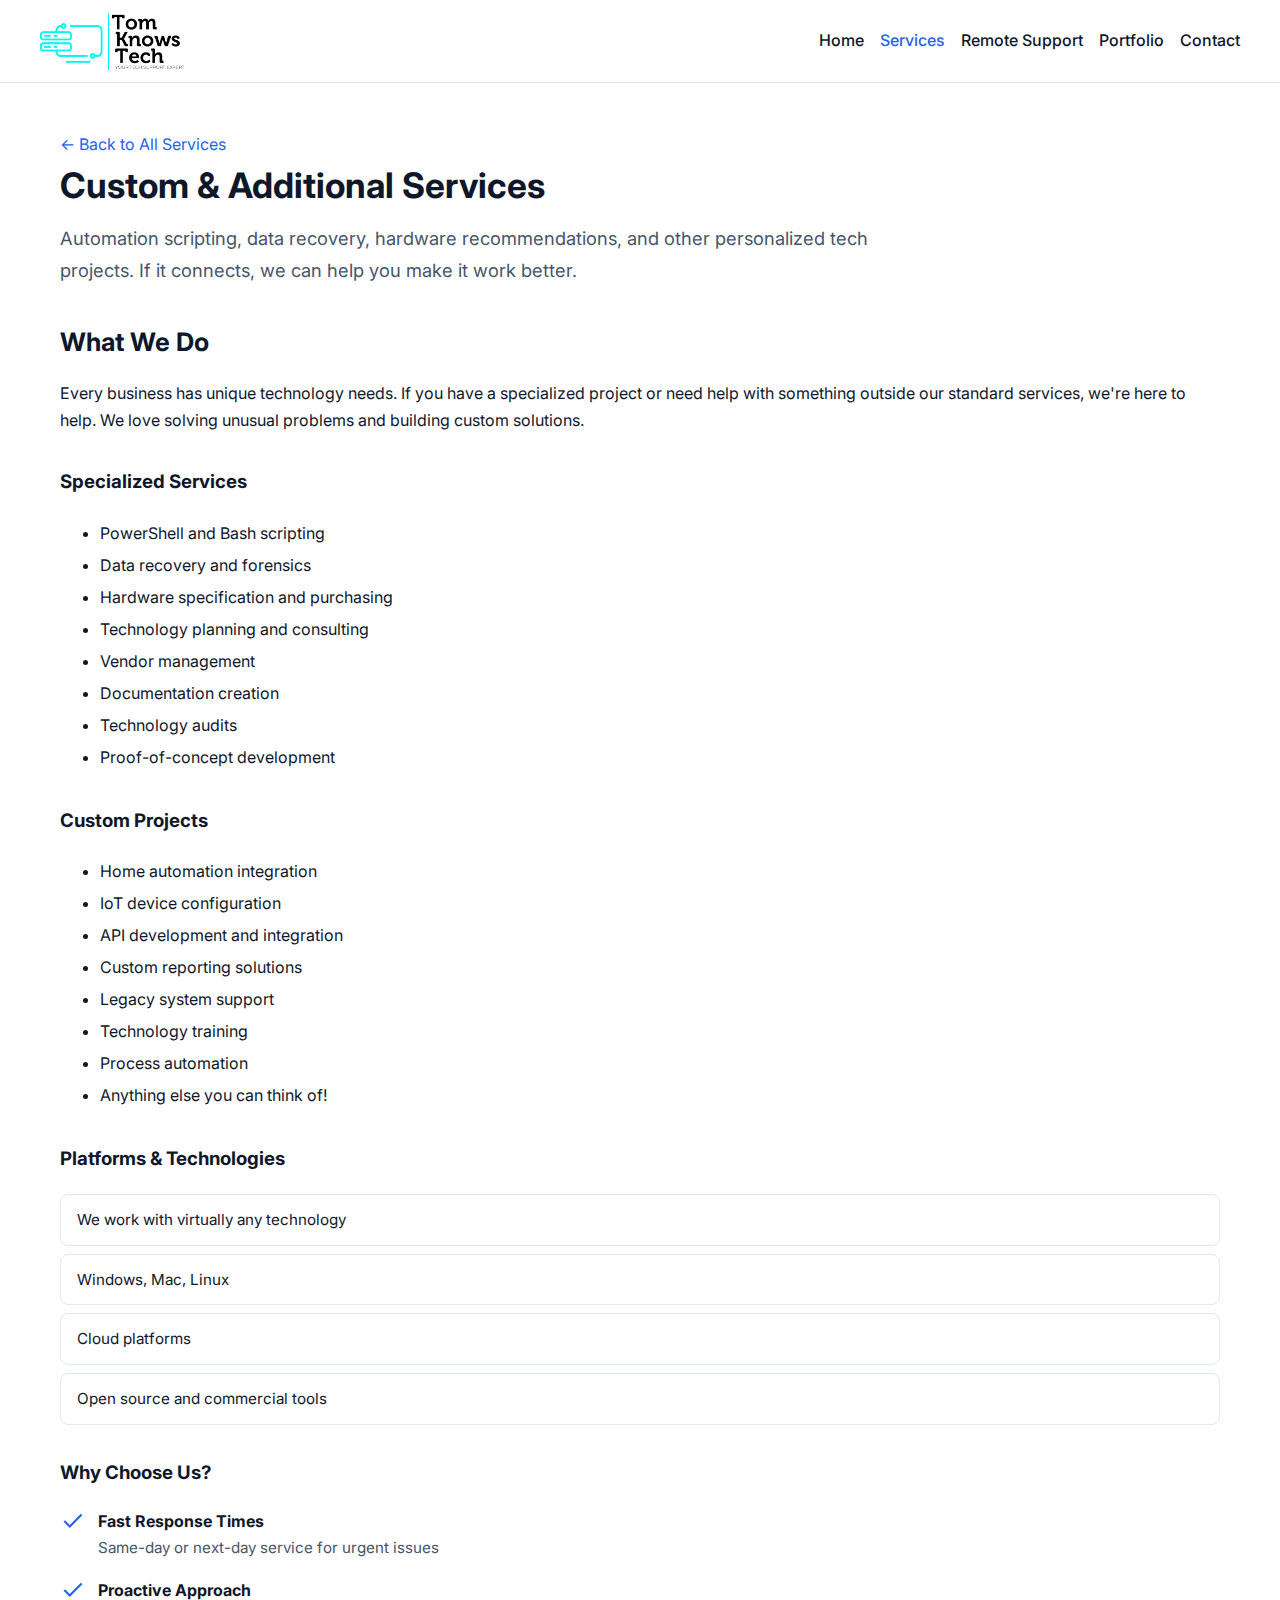
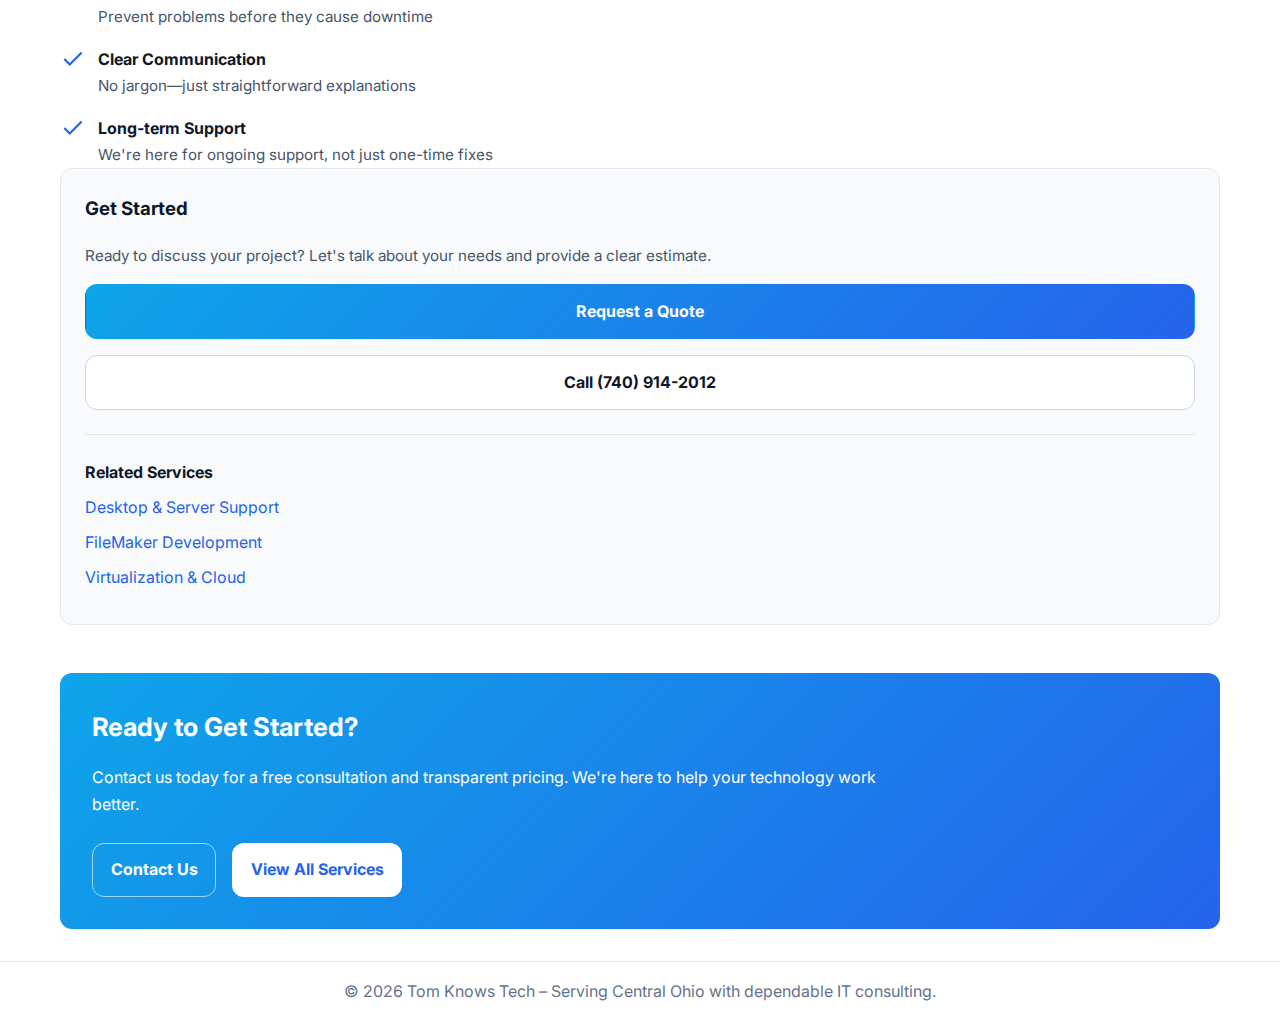
<file: services/custom-services.html>
<!doctype html>
<html lang="en">
<head>
  <meta charset="utf-8" />
  <meta name="viewport" content="width=device-width, initial-scale=1" />
  <title>Custom & Additional Services – Tom Knows Tech</title>
  <meta name="description" content="Automation scripting, data recovery, hardware recommendations, and specialized technology projects in Central Ohio." />
  <link rel="preconnect" href="https://fonts.googleapis.com" crossorigin>
  <link href="https://fonts.googleapis.com/css2?family=Inter:wght@400;500;600;700;800&display=swap" rel="stylesheet">
  <link rel="stylesheet" href="/css/main.css">
</head>
<body>
  <svg xmlns="http://www.w3.org/2000/svg" style="position:absolute;width:0;height:0;overflow:hidden">
    <symbol id="icon-check" viewBox="0 0 24 24"><polyline points="20 6 9 17 4 12"/></symbol>
    <symbol id="icon-desktop" viewBox="0 0 24 24"><rect x="3" y="4" width="18" height="12" rx="2"/><path d="M8 20h8M12 16v4"/></symbol>
    <symbol id="icon-database" viewBox="0 0 24 24"><ellipse cx="12" cy="6" rx="8" ry="3"/><path d="M4 6v6c0 1.7 3.6 3 8 3s8-1.3 8-3V6"/></symbol>
    <symbol id="icon-network" viewBox="0 0 24 24"><circle cx="12" cy="5" r="3"/><circle cx="5" cy="19" r="3"/><circle cx="19" cy="19" r="3"/><path d="M12 8v4M9 12H6M15 12h3M9 12l-3 4M15 12l3 4"/></symbol>
    <symbol id="icon-phone" viewBox="0 0 24 24"><path d="M22 16.9v2a2 2 0 0 1-2.2 2 19.8 19.8 0 0 1-8.6-3.1 19.5 19.5 0 0 1-6-6 19.8 19.8 0 0 1-3.1-8.6A2 2 0 0 1 4 1.9h2a2 2 0 0 1 2 1.7c.1.9.3 1.8.6 2.6a2 2 0 0 1-.5 2.1L7.3 9.1a16 16 0 0 0 7.6 7.6l.8-1.8a2 2 0 0 1 2.1-.5c.9.3 1.7.5 2.6.6a2 2 0 0 1 1.6 1.9z"/></symbol>
    <symbol id="icon-server" viewBox="0 0 24 24"><rect x="3" y="4" width="18" height="6" rx="2"/><rect x="3" y="14" width="18" height="6" rx="2"/><path d="M7 7h.01M7 17h.01"/></symbol>
    <symbol id="icon-camera" viewBox="0 0 24 24"><rect x="3" y="7" width="14" height="10" rx="2"/><path d="M17 10l4-2v8l-4-2z"/></symbol>
    <symbol id="icon-cloud" viewBox="0 0 24 24"><path d="M20 17a4 4 0 0 0-1-7 6 6 0 0 0-11.3 1.5A4.5 4.5 0 1 0 6 21h12a4 4 0 0 0 2-4z"/></symbol>
    <symbol id="icon-bolt" viewBox="0 0 24 24"><path d="M13 2L3 14h7l-1 8 10-12h-7l1-8z"/></symbol>
  </svg>

  <header class="navbar">
    <div class="container nav-inner">
      <a href="/" class="brand">
        <img src="/assets/img/TomKnowsTech_Logo.png" alt="Tom Knows Tech logo">
      </a>
      <button class="nav-toggle" aria-expanded="false" aria-controls="nav">Menu</button>
      <nav id="nav" class="nav" aria-expanded="false">
        <a href="/index.html">Home</a>
        <a href="/services.html" class="active">Services</a>
        <a href="/remote-support.html">Remote Support</a>
        <a href="/portfolio.html">Portfolio</a>
        <a href="/contact.html">Contact</a>
      </nav>
    </div>
  </header>

  <main>
    <section class="page-header">
      <div class="container">
        <p style="margin-bottom: 0.5rem;"><a href="/services.html" style="color: var(--brand2);">← Back to All Services</a></p>
        <h1>Custom & Additional Services</h1>
        <p style="font-size: 1.15rem;">Automation scripting, data recovery, hardware recommendations, and other personalized tech projects. If it connects, we can help you make it work better.</p>
      </div>
    </section>

    <div class="container">
      <div class="service-page-layout">
        <div>
          <h2>What We Do</h2>
          <p>Every business has unique technology needs. If you have a specialized project or need help with something outside our standard services, we're here to help. We love solving unusual problems and building custom solutions.</p>

          <h3 style="margin-top: 2rem;">Specialized Services</h3>
          <ul style="line-height: 2;">
            <li>PowerShell and Bash scripting</li>
            <li>Data recovery and forensics</li>
            <li>Hardware specification and purchasing</li>
            <li>Technology planning and consulting</li>
            <li>Vendor management</li>
            <li>Documentation creation</li>
            <li>Technology audits</li>
            <li>Proof-of-concept development</li>
          </ul>
          <h3 style="margin-top: 2rem;">Custom Projects</h3>
          <ul style="line-height: 2;">
            <li>Home automation integration</li>
            <li>IoT device configuration</li>
            <li>API development and integration</li>
            <li>Custom reporting solutions</li>
            <li>Legacy system support</li>
            <li>Technology training</li>
            <li>Process automation</li>
            <li>Anything else you can think of!</li>
          </ul>


          <h3 style="margin-top: 2rem;">Platforms & Technologies</h3>
          <div style="display: grid; gap: 0.5rem; margin-top: 1rem;">
            <div style="padding: 0.75rem 1rem; background: white; border: 1px solid var(--border); border-radius: 8px; font-size: 0.95rem;">We work with virtually any technology</div>
            <div style="padding: 0.75rem 1rem; background: white; border: 1px solid var(--border); border-radius: 8px; font-size: 0.95rem;">Windows, Mac, Linux</div>
            <div style="padding: 0.75rem 1rem; background: white; border: 1px solid var(--border); border-radius: 8px; font-size: 0.95rem;">Cloud platforms</div>
            <div style="padding: 0.75rem 1rem; background: white; border: 1px solid var(--border); border-radius: 8px; font-size: 0.95rem;">Open source and commercial tools</div>

          </div>

          <h3 style="margin-top: 2rem;">Why Choose Us?</h3>
          <div style="display: grid; gap: 1rem; margin-top: 1rem;">
            <div style="display: flex; gap: 0.75rem;">
              <svg class="icon" style="color: var(--brand2); stroke: currentColor;"><use href="#icon-check"/></svg>
              <div>
                <strong>Fast Response Times</strong>
                <div style="color: var(--muted); font-size: 0.95rem;">Same-day or next-day service for urgent issues</div>
              </div>
            </div>
            <div style="display: flex; gap: 0.75rem;">
              <svg class="icon" style="color: var(--brand2); stroke: currentColor;"><use href="#icon-check"/></svg>
              <div>
                <strong>Proactive Approach</strong>
                <div style="color: var(--muted); font-size: 0.95rem;">Prevent problems before they cause downtime</div>
              </div>
            </div>
            <div style="display: flex; gap: 0.75rem;">
              <svg class="icon" style="color: var(--brand2); stroke: currentColor;"><use href="#icon-check"/></svg>
              <div>
                <strong>Clear Communication</strong>
                <div style="color: var(--muted); font-size: 0.95rem;">No jargon—just straightforward explanations</div>
              </div>
            </div>
            <div style="display: flex; gap: 0.75rem;">
              <svg class="icon" style="color: var(--brand2); stroke: currentColor;"><use href="#icon-check"/></svg>
              <div>
                <strong>Long-term Support</strong>
                <div style="color: var(--muted); font-size: 0.95rem;">We're here for ongoing support, not just one-time fixes</div>
              </div>
            </div>
          </div>
        </div>

        <aside>
          <div class="service-page-sidebar" style="background: var(--surface); border: 1px solid var(--border); border-radius: 12px; padding: 1.5rem; position: sticky; top: 90px;">
            <h3 style="margin-top: 0;">Get Started</h3>
            <p style="font-size: 0.95rem; color: var(--muted);">Ready to discuss your project? Let's talk about your needs and provide a clear estimate.</p>
            <a href="/contact.html" class="btn" style="display: block; text-align: center; margin-bottom: 1rem;">Request a Quote</a>
            <a href="tel:+16145551234" class="btn-ghost" style="display: block; text-align: center;">Call (740) 914-2012</a>
            
            <hr style="margin: 1.5rem 0; border: none; border-top: 1px solid var(--border);">
            
            <h4 style="margin-bottom: 0.5rem; font-size: 1rem;">Related Services</h4>
            <ul style="list-style: none; padding: 0; margin: 0;">
              <li style="margin-bottom: 0.5rem;"><a href="/services/desktop-server-support.html">Desktop & Server Support</a></li>
              <li style="margin-bottom: 0.5rem;"><a href="/services/filemaker.html">FileMaker Development</a></li>
              <li style="margin-bottom: 0.5rem;"><a href="/services/virtualization.html">Virtualization & Cloud</a></li>

            </ul>
          </div>
        </aside>
      </div>

      <section style="margin-top: 3rem; padding: 2rem; background: linear-gradient(135deg, var(--brand), var(--brand2)); border-radius: 12px; color: white;">
        <div style="max-width: 800px;">
          <h2 style="color: white; margin-top: 0;">Ready to Get Started?</h2>
          <p style="margin-bottom: 1.5rem;">Contact us today for a free consultation and transparent pricing. We're here to help your technology work better.</p>
          <div style="display: flex; gap: 1rem; flex-wrap: wrap;">
            <a href="/contact.html" class="btn-ghost" style="border-color: rgba(255,255,255,0.6); color: white; background: transparent;">Contact Us</a>
            <a href="/services.html" class="btn" style="background: white; color: var(--brand2);">View All Services</a>
          </div>
        </div>
      </section>
    </div>
  </main>

  <footer>
    <div class="container inner">
      © <span id="year"></span> Tom Knows Tech – Serving Central Ohio with dependable IT consulting.
    </div>
  </footer>

  <script>
    const toggle = document.querySelector('.nav-toggle');
    const nav = document.getElementById('nav');
    if (toggle && nav) {
      toggle.addEventListener('click', () => {
        const ex = toggle.getAttribute('aria-expanded') === 'true';
        toggle.setAttribute('aria-expanded', String(!ex));
        nav.setAttribute('aria-expanded', String(!ex));
      });
    }
    document.getElementById('year').textContent = new Date().getFullYear();
  </script>
</body>
</html>
</file>
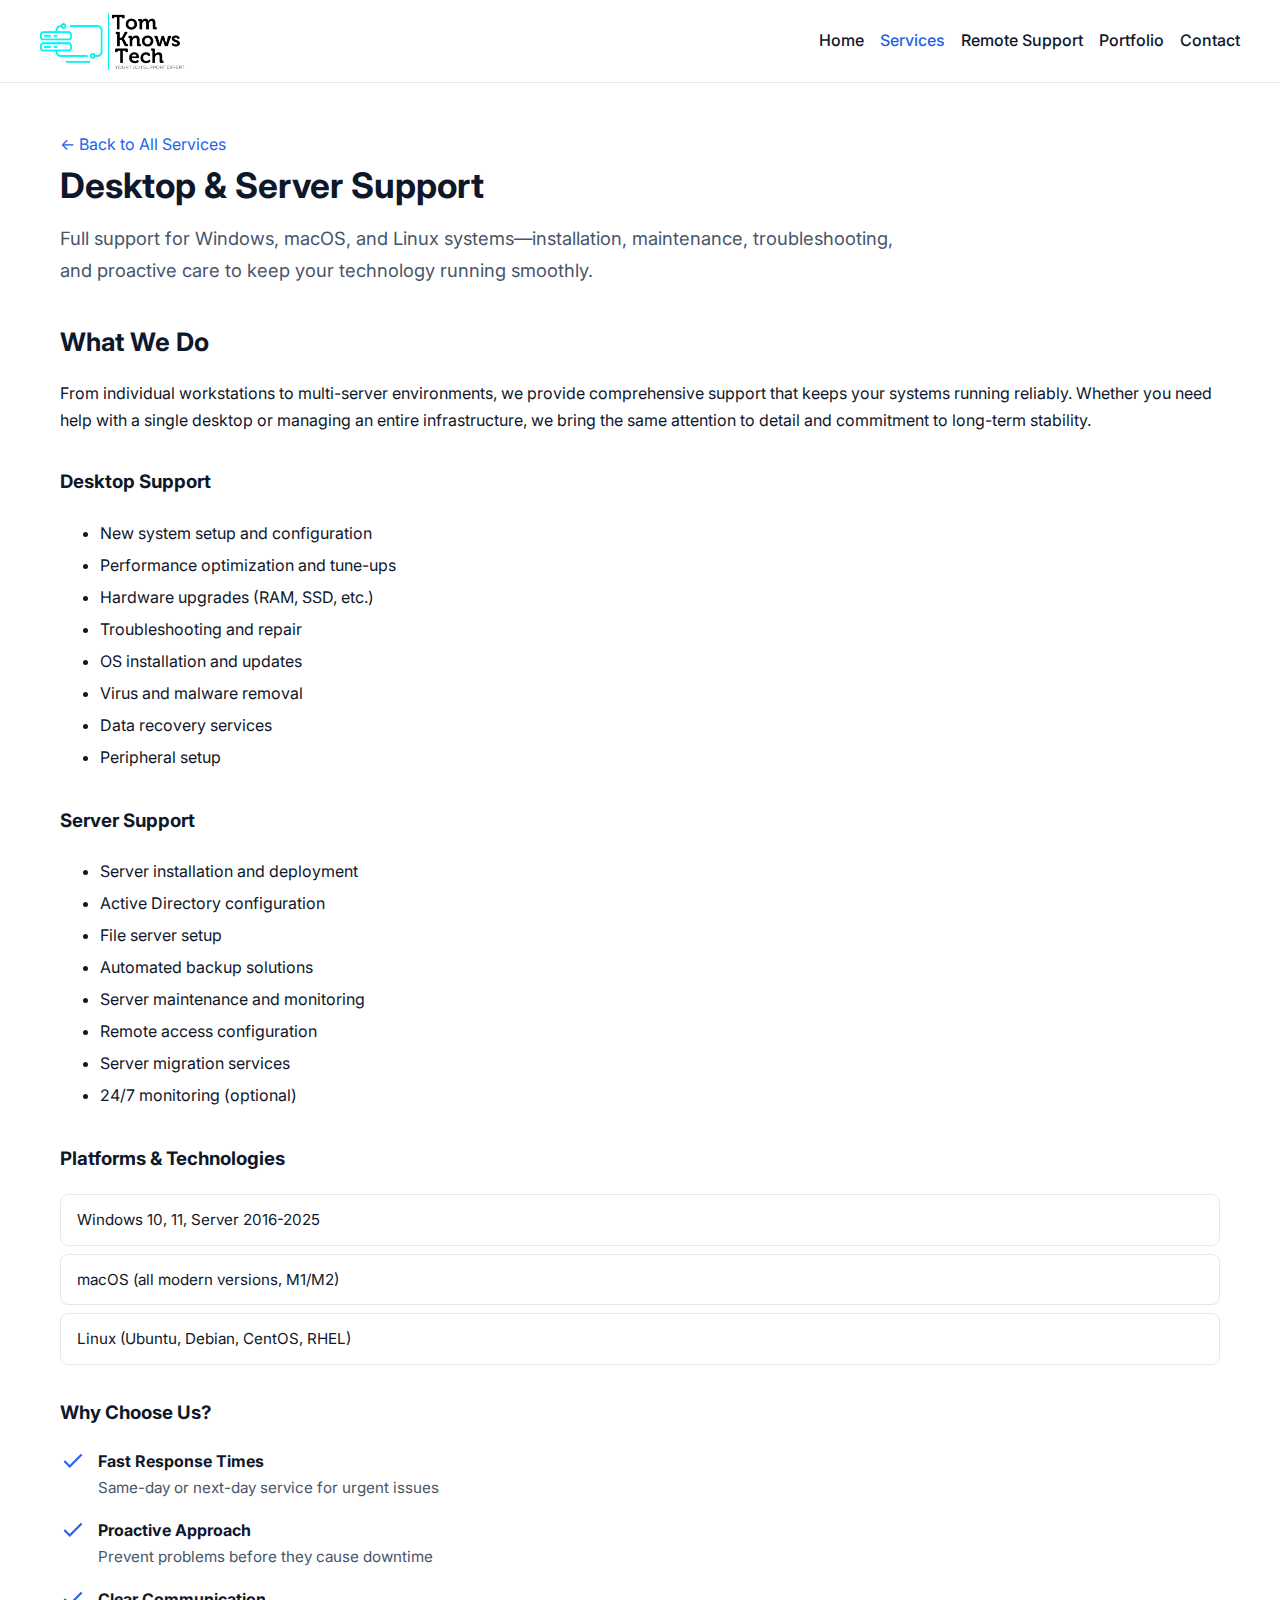
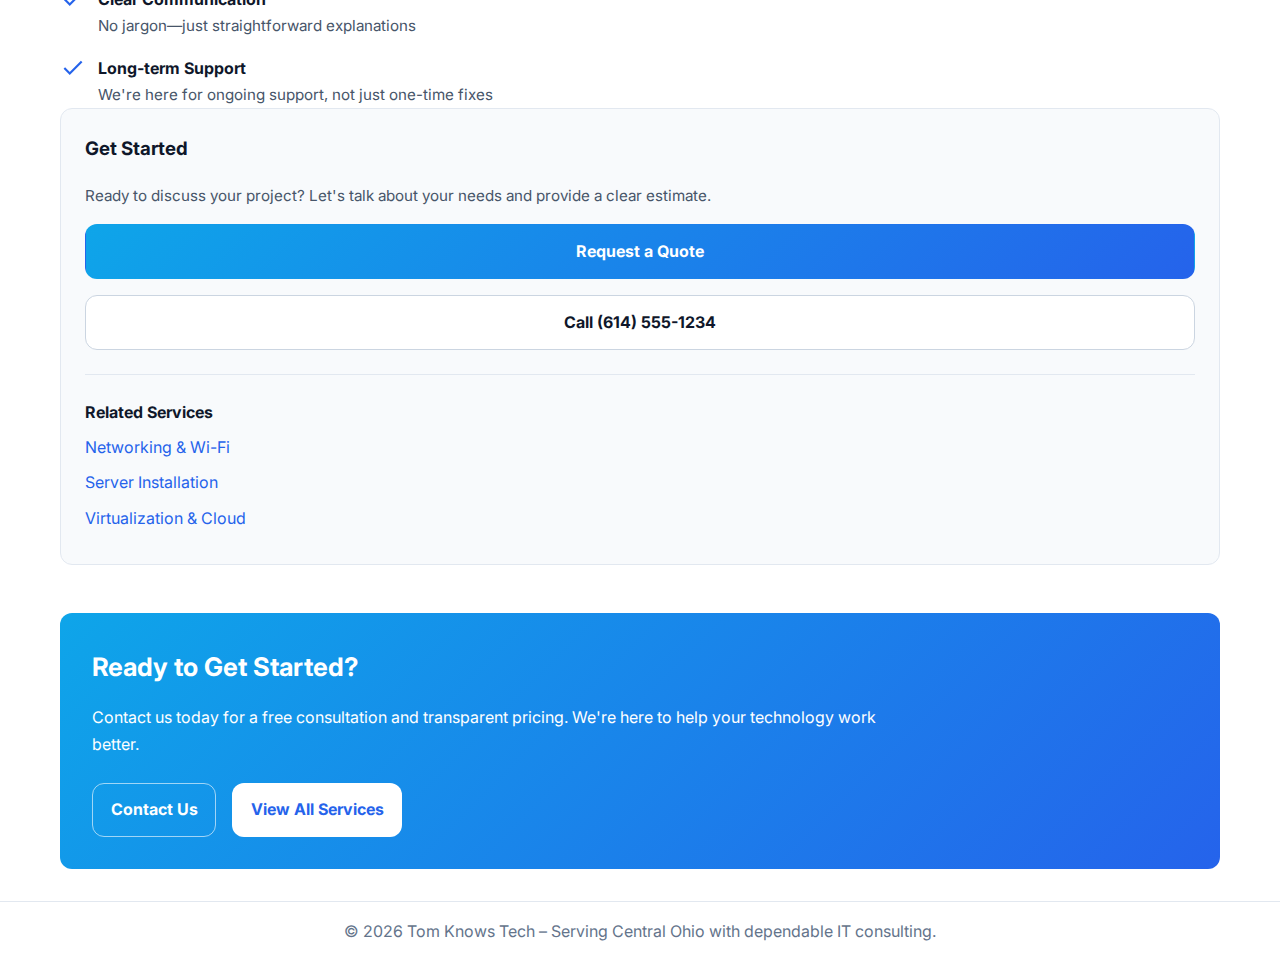
<file: services/desktop-server-support.html>
<!doctype html>
<html lang="en">
<head>
  <meta charset="utf-8" />
  <meta name="viewport" content="width=device-width, initial-scale=1" />
  <title>Desktop & Server Support – Tom Knows Tech</title>
  <meta name="description" content="Professional desktop and server support for Windows, macOS, and Linux. Installation, maintenance, troubleshooting, and proactive care in Central Ohio." />
  <link rel="preconnect" href="https://fonts.googleapis.com" crossorigin>
  <link href="https://fonts.googleapis.com/css2?family=Inter:wght@400;500;600;700;800&display=swap" rel="stylesheet">
  <link rel="stylesheet" href="/css/main.css">
</head>
<body>
  <svg xmlns="http://www.w3.org/2000/svg" style="position:absolute;width:0;height:0;overflow:hidden">
    <symbol id="icon-check" viewBox="0 0 24 24"><polyline points="20 6 9 17 4 12"/></symbol>
    <symbol id="icon-desktop" viewBox="0 0 24 24"><rect x="3" y="4" width="18" height="12" rx="2"/><path d="M8 20h8M12 16v4"/></symbol>
    <symbol id="icon-database" viewBox="0 0 24 24"><ellipse cx="12" cy="6" rx="8" ry="3"/><path d="M4 6v6c0 1.7 3.6 3 8 3s8-1.3 8-3V6"/></symbol>
    <symbol id="icon-network" viewBox="0 0 24 24"><circle cx="12" cy="5" r="3"/><circle cx="5" cy="19" r="3"/><circle cx="19" cy="19" r="3"/><path d="M12 8v4M9 12H6M15 12h3M9 12l-3 4M15 12l3 4"/></symbol>
    <symbol id="icon-phone" viewBox="0 0 24 24"><path d="M22 16.9v2a2 2 0 0 1-2.2 2 19.8 19.8 0 0 1-8.6-3.1 19.5 19.5 0 0 1-6-6 19.8 19.8 0 0 1-3.1-8.6A2 2 0 0 1 4 1.9h2a2 2 0 0 1 2 1.7c.1.9.3 1.8.6 2.6a2 2 0 0 1-.5 2.1L7.3 9.1a16 16 0 0 0 7.6 7.6l.8-1.8a2 2 0 0 1 2.1-.5c.9.3 1.7.5 2.6.6a2 2 0 0 1 1.6 1.9z"/></symbol>
    <symbol id="icon-server" viewBox="0 0 24 24"><rect x="3" y="4" width="18" height="6" rx="2"/><rect x="3" y="14" width="18" height="6" rx="2"/><path d="M7 7h.01M7 17h.01"/></symbol>
    <symbol id="icon-camera" viewBox="0 0 24 24"><rect x="3" y="7" width="14" height="10" rx="2"/><path d="M17 10l4-2v8l-4-2z"/></symbol>
    <symbol id="icon-cloud" viewBox="0 0 24 24"><path d="M20 17a4 4 0 0 0-1-7 6 6 0 0 0-11.3 1.5A4.5 4.5 0 1 0 6 21h12a4 4 0 0 0 2-4z"/></symbol>
    <symbol id="icon-bolt" viewBox="0 0 24 24"><path d="M13 2L3 14h7l-1 8 10-12h-7l1-8z"/></symbol>
  </svg>

  <header class="navbar">
    <div class="container nav-inner">
      <a href="/" class="brand">
        <img src="/assets/img/TomKnowsTech_Logo.png" alt="Tom Knows Tech logo">
      </a>
      <button class="nav-toggle" aria-expanded="false" aria-controls="nav">Menu</button>
      <nav id="nav" class="nav" aria-expanded="false">
        <a href="/index.html">Home</a>
        <a href="/services.html" class="active">Services</a>
        <a href="/remote-support.html">Remote Support</a>
        <a href="/portfolio.html">Portfolio</a>
        <a href="/contact.html">Contact</a>
      </nav>
    </div>
  </header>

  <main>
    <section class="page-header">
      <div class="container">
        <p style="margin-bottom: 0.5rem;"><a href="/services.html" style="color: var(--brand2);">← Back to All Services</a></p>
        <h1>Desktop & Server Support</h1>
        <p style="font-size: 1.15rem;">Full support for Windows, macOS, and Linux systems—installation, maintenance, troubleshooting, and proactive care to keep your technology running smoothly.</p>
      </div>
    </section>

    <div class="container">
      <div class="service-page-layout">
        <div>
          <h2>What We Do</h2>
          <p>From individual workstations to multi-server environments, we provide comprehensive support that keeps your systems running reliably. Whether you need help with a single desktop or managing an entire infrastructure, we bring the same attention to detail and commitment to long-term stability.</p>

          <h3 style="margin-top: 2rem;">Desktop Support</h3>
          <ul style="line-height: 2;">
            <li>New system setup and configuration</li>
            <li>Performance optimization and tune-ups</li>
            <li>Hardware upgrades (RAM, SSD, etc.)</li>
            <li>Troubleshooting and repair</li>
            <li>OS installation and updates</li>
            <li>Virus and malware removal</li>
            <li>Data recovery services</li>
            <li>Peripheral setup</li>
          </ul>
          <h3 style="margin-top: 2rem;">Server Support</h3>
          <ul style="line-height: 2;">
            <li>Server installation and deployment</li>
            <li>Active Directory configuration</li>
            <li>File server setup</li>
            <li>Automated backup solutions</li>
            <li>Server maintenance and monitoring</li>
            <li>Remote access configuration</li>
            <li>Server migration services</li>
            <li>24/7 monitoring (optional)</li>
          </ul>


          <h3 style="margin-top: 2rem;">Platforms & Technologies</h3>
          <div style="display: grid; gap: 0.5rem; margin-top: 1rem;">
            <div style="padding: 0.75rem 1rem; background: white; border: 1px solid var(--border); border-radius: 8px; font-size: 0.95rem;">Windows 10, 11, Server 2016-2025</div>
            <div style="padding: 0.75rem 1rem; background: white; border: 1px solid var(--border); border-radius: 8px; font-size: 0.95rem;">macOS (all modern versions, M1/M2)</div>
            <div style="padding: 0.75rem 1rem; background: white; border: 1px solid var(--border); border-radius: 8px; font-size: 0.95rem;">Linux (Ubuntu, Debian, CentOS, RHEL)</div>

          </div>

          <h3 style="margin-top: 2rem;">Why Choose Us?</h3>
          <div style="display: grid; gap: 1rem; margin-top: 1rem;">
            <div style="display: flex; gap: 0.75rem;">
              <svg class="icon" style="color: var(--brand2); stroke: currentColor;"><use href="#icon-check"/></svg>
              <div>
                <strong>Fast Response Times</strong>
                <div style="color: var(--muted); font-size: 0.95rem;">Same-day or next-day service for urgent issues</div>
              </div>
            </div>
            <div style="display: flex; gap: 0.75rem;">
              <svg class="icon" style="color: var(--brand2); stroke: currentColor;"><use href="#icon-check"/></svg>
              <div>
                <strong>Proactive Approach</strong>
                <div style="color: var(--muted); font-size: 0.95rem;">Prevent problems before they cause downtime</div>
              </div>
            </div>
            <div style="display: flex; gap: 0.75rem;">
              <svg class="icon" style="color: var(--brand2); stroke: currentColor;"><use href="#icon-check"/></svg>
              <div>
                <strong>Clear Communication</strong>
                <div style="color: var(--muted); font-size: 0.95rem;">No jargon—just straightforward explanations</div>
              </div>
            </div>
            <div style="display: flex; gap: 0.75rem;">
              <svg class="icon" style="color: var(--brand2); stroke: currentColor;"><use href="#icon-check"/></svg>
              <div>
                <strong>Long-term Support</strong>
                <div style="color: var(--muted); font-size: 0.95rem;">We're here for ongoing support, not just one-time fixes</div>
              </div>
            </div>
          </div>
        </div>

        <aside>
          <div class="service-page-sidebar" style="background: var(--surface); border: 1px solid var(--border); border-radius: 12px; padding: 1.5rem; position: sticky; top: 90px;">
            <h3 style="margin-top: 0;">Get Started</h3>
            <p style="font-size: 0.95rem; color: var(--muted);">Ready to discuss your project? Let's talk about your needs and provide a clear estimate.</p>
            <a href="/contact.html" class="btn" style="display: block; text-align: center; margin-bottom: 1rem;">Request a Quote</a>
            <a href="tel:+16145551234" class="btn-ghost" style="display: block; text-align: center;">Call (614) 555-1234</a>
            
            <hr style="margin: 1.5rem 0; border: none; border-top: 1px solid var(--border);">
            
            <h4 style="margin-bottom: 0.5rem; font-size: 1rem;">Related Services</h4>
            <ul style="list-style: none; padding: 0; margin: 0;">
              <li style="margin-bottom: 0.5rem;"><a href="/services/networking.html">Networking & Wi-Fi</a></li>
              <li style="margin-bottom: 0.5rem;"><a href="/services/servers.html">Server Installation</a></li>
              <li style="margin-bottom: 0.5rem;"><a href="/services/virtualization.html">Virtualization & Cloud</a></li>

            </ul>
          </div>
        </aside>
      </div>

      <section style="margin-top: 3rem; padding: 2rem; background: linear-gradient(135deg, var(--brand), var(--brand2)); border-radius: 12px; color: white;">
        <div style="max-width: 800px;">
          <h2 style="color: white; margin-top: 0;">Ready to Get Started?</h2>
          <p style="margin-bottom: 1.5rem;">Contact us today for a free consultation and transparent pricing. We're here to help your technology work better.</p>
          <div style="display: flex; gap: 1rem; flex-wrap: wrap;">
            <a href="/contact.html" class="btn-ghost" style="border-color: rgba(255,255,255,0.6); color: white; background: transparent;">Contact Us</a>
            <a href="/services.html" class="btn" style="background: white; color: var(--brand2);">View All Services</a>
          </div>
        </div>
      </section>
    </div>
  </main>

  <footer>
    <div class="container inner">
      © <span id="year"></span> Tom Knows Tech – Serving Central Ohio with dependable IT consulting.
    </div>
  </footer>

  <script>
    const toggle = document.querySelector('.nav-toggle');
    const nav = document.getElementById('nav');
    if (toggle && nav) {
      toggle.addEventListener('click', () => {
        const ex = toggle.getAttribute('aria-expanded') === 'true';
        toggle.setAttribute('aria-expanded', String(!ex));
        nav.setAttribute('aria-expanded', String(!ex));
      });
    }
    document.getElementById('year').textContent = new Date().getFullYear();
  </script>
</body>
</html>
</file>
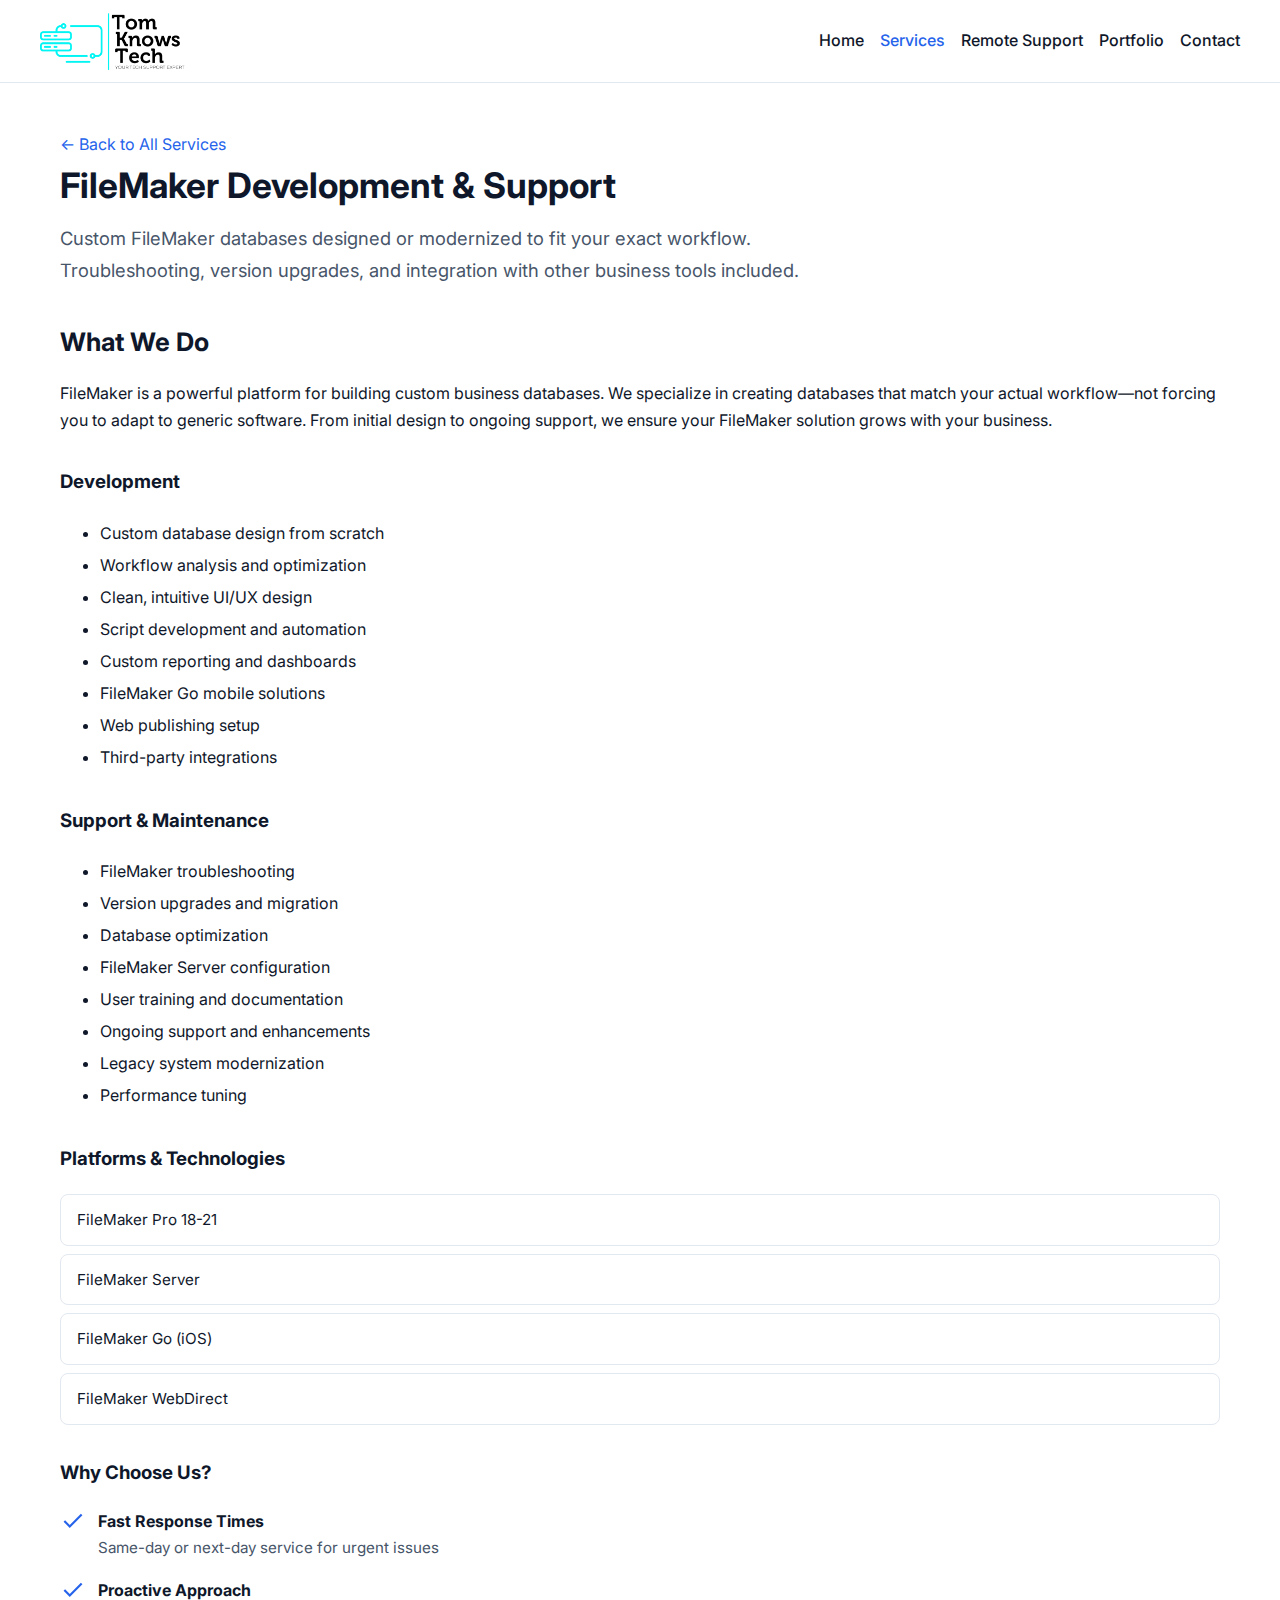
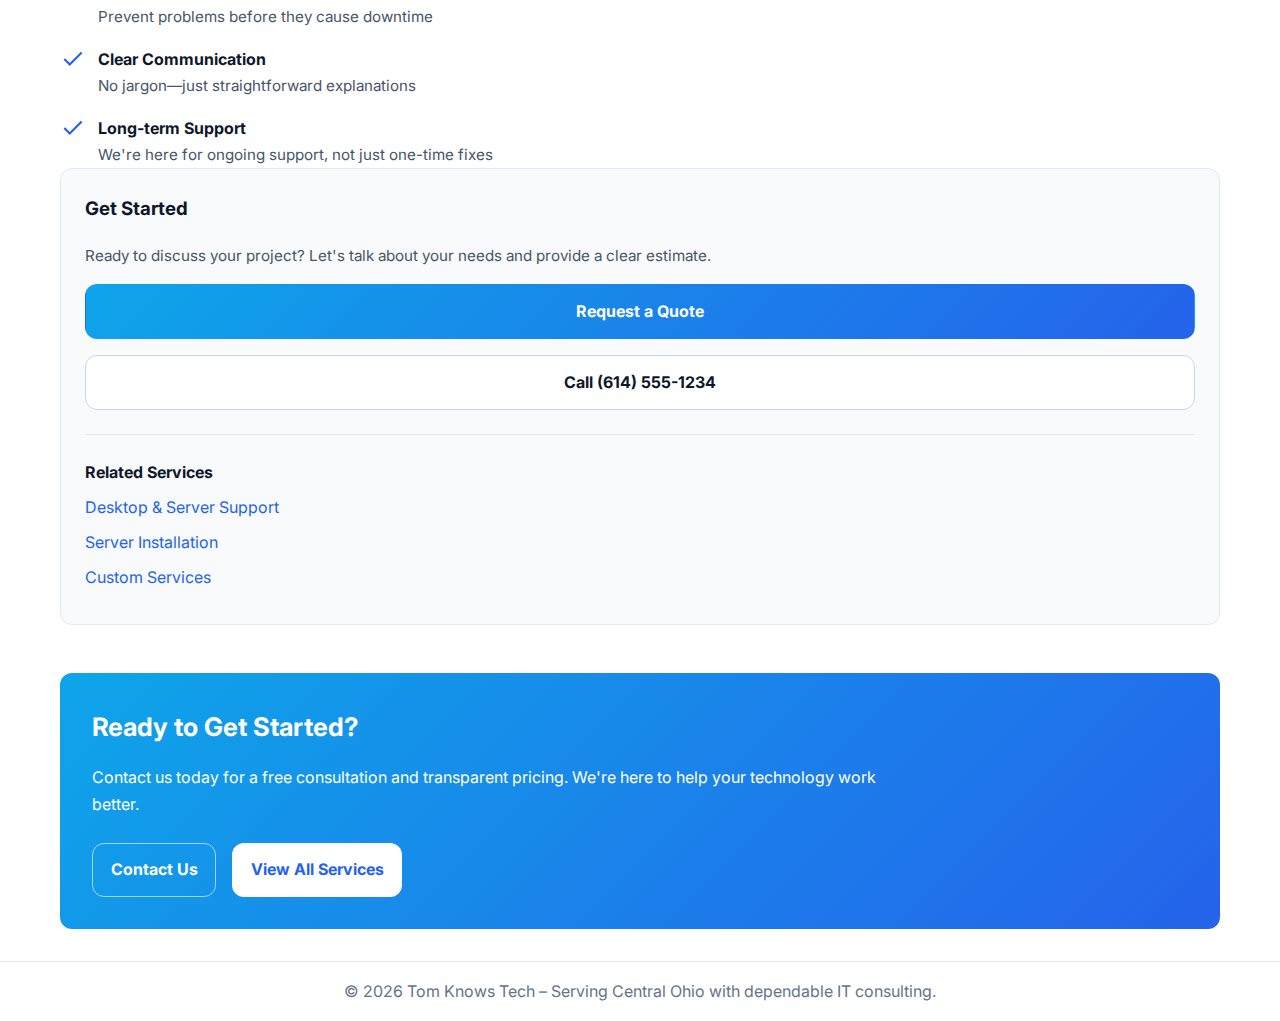
<file: services/filemaker.html>
<!doctype html>
<html lang="en">
<head>
  <meta charset="utf-8" />
  <meta name="viewport" content="width=device-width, initial-scale=1" />
  <title>FileMaker Development & Support – Tom Knows Tech</title>
  <meta name="description" content="Custom FileMaker database development, modernization, and support. Workflow optimization, troubleshooting, and integration services in Central Ohio." />
  <link rel="preconnect" href="https://fonts.googleapis.com" crossorigin>
  <link href="https://fonts.googleapis.com/css2?family=Inter:wght@400;500;600;700;800&display=swap" rel="stylesheet">
  <link rel="stylesheet" href="/css/main.css">
</head>
<body>
  <svg xmlns="http://www.w3.org/2000/svg" style="position:absolute;width:0;height:0;overflow:hidden">
    <symbol id="icon-check" viewBox="0 0 24 24"><polyline points="20 6 9 17 4 12"/></symbol>
    <symbol id="icon-desktop" viewBox="0 0 24 24"><rect x="3" y="4" width="18" height="12" rx="2"/><path d="M8 20h8M12 16v4"/></symbol>
    <symbol id="icon-database" viewBox="0 0 24 24"><ellipse cx="12" cy="6" rx="8" ry="3"/><path d="M4 6v6c0 1.7 3.6 3 8 3s8-1.3 8-3V6"/></symbol>
    <symbol id="icon-network" viewBox="0 0 24 24"><circle cx="12" cy="5" r="3"/><circle cx="5" cy="19" r="3"/><circle cx="19" cy="19" r="3"/><path d="M12 8v4M9 12H6M15 12h3M9 12l-3 4M15 12l3 4"/></symbol>
    <symbol id="icon-phone" viewBox="0 0 24 24"><path d="M22 16.9v2a2 2 0 0 1-2.2 2 19.8 19.8 0 0 1-8.6-3.1 19.5 19.5 0 0 1-6-6 19.8 19.8 0 0 1-3.1-8.6A2 2 0 0 1 4 1.9h2a2 2 0 0 1 2 1.7c.1.9.3 1.8.6 2.6a2 2 0 0 1-.5 2.1L7.3 9.1a16 16 0 0 0 7.6 7.6l.8-1.8a2 2 0 0 1 2.1-.5c.9.3 1.7.5 2.6.6a2 2 0 0 1 1.6 1.9z"/></symbol>
    <symbol id="icon-server" viewBox="0 0 24 24"><rect x="3" y="4" width="18" height="6" rx="2"/><rect x="3" y="14" width="18" height="6" rx="2"/><path d="M7 7h.01M7 17h.01"/></symbol>
    <symbol id="icon-camera" viewBox="0 0 24 24"><rect x="3" y="7" width="14" height="10" rx="2"/><path d="M17 10l4-2v8l-4-2z"/></symbol>
    <symbol id="icon-cloud" viewBox="0 0 24 24"><path d="M20 17a4 4 0 0 0-1-7 6 6 0 0 0-11.3 1.5A4.5 4.5 0 1 0 6 21h12a4 4 0 0 0 2-4z"/></symbol>
    <symbol id="icon-bolt" viewBox="0 0 24 24"><path d="M13 2L3 14h7l-1 8 10-12h-7l1-8z"/></symbol>
  </svg>

  <header class="navbar">
    <div class="container nav-inner">
      <a href="/" class="brand">
        <img src="/assets/img/TomKnowsTech_Logo.png" alt="Tom Knows Tech logo">
      </a>
      <button class="nav-toggle" aria-expanded="false" aria-controls="nav">Menu</button>
      <nav id="nav" class="nav" aria-expanded="false">
        <a href="/index.html">Home</a>
        <a href="/services.html" class="active">Services</a>
        <a href="/remote-support.html">Remote Support</a>
        <a href="/portfolio.html">Portfolio</a>
        <a href="/contact.html">Contact</a>
      </nav>
    </div>
  </header>

  <main>
    <section class="page-header">
      <div class="container">
        <p style="margin-bottom: 0.5rem;"><a href="/services.html" style="color: var(--brand2);">← Back to All Services</a></p>
        <h1>FileMaker Development & Support</h1>
        <p style="font-size: 1.15rem;">Custom FileMaker databases designed or modernized to fit your exact workflow. Troubleshooting, version upgrades, and integration with other business tools included.</p>
      </div>
    </section>

    <div class="container">
      <div class="service-page-layout">
        <div>
          <h2>What We Do</h2>
          <p>FileMaker is a powerful platform for building custom business databases. We specialize in creating databases that match your actual workflow—not forcing you to adapt to generic software. From initial design to ongoing support, we ensure your FileMaker solution grows with your business.</p>

          <h3 style="margin-top: 2rem;">Development</h3>
          <ul style="line-height: 2;">
            <li>Custom database design from scratch</li>
            <li>Workflow analysis and optimization</li>
            <li>Clean, intuitive UI/UX design</li>
            <li>Script development and automation</li>
            <li>Custom reporting and dashboards</li>
            <li>FileMaker Go mobile solutions</li>
            <li>Web publishing setup</li>
            <li>Third-party integrations</li>
          </ul>
          <h3 style="margin-top: 2rem;">Support & Maintenance</h3>
          <ul style="line-height: 2;">
            <li>FileMaker troubleshooting</li>
            <li>Version upgrades and migration</li>
            <li>Database optimization</li>
            <li>FileMaker Server configuration</li>
            <li>User training and documentation</li>
            <li>Ongoing support and enhancements</li>
            <li>Legacy system modernization</li>
            <li>Performance tuning</li>
          </ul>


          <h3 style="margin-top: 2rem;">Platforms & Technologies</h3>
          <div style="display: grid; gap: 0.5rem; margin-top: 1rem;">
            <div style="padding: 0.75rem 1rem; background: white; border: 1px solid var(--border); border-radius: 8px; font-size: 0.95rem;">FileMaker Pro 18-21</div>
            <div style="padding: 0.75rem 1rem; background: white; border: 1px solid var(--border); border-radius: 8px; font-size: 0.95rem;">FileMaker Server</div>
            <div style="padding: 0.75rem 1rem; background: white; border: 1px solid var(--border); border-radius: 8px; font-size: 0.95rem;">FileMaker Go (iOS)</div>
            <div style="padding: 0.75rem 1rem; background: white; border: 1px solid var(--border); border-radius: 8px; font-size: 0.95rem;">FileMaker WebDirect</div>

          </div>

          <h3 style="margin-top: 2rem;">Why Choose Us?</h3>
          <div style="display: grid; gap: 1rem; margin-top: 1rem;">
            <div style="display: flex; gap: 0.75rem;">
              <svg class="icon" style="color: var(--brand2); stroke: currentColor;"><use href="#icon-check"/></svg>
              <div>
                <strong>Fast Response Times</strong>
                <div style="color: var(--muted); font-size: 0.95rem;">Same-day or next-day service for urgent issues</div>
              </div>
            </div>
            <div style="display: flex; gap: 0.75rem;">
              <svg class="icon" style="color: var(--brand2); stroke: currentColor;"><use href="#icon-check"/></svg>
              <div>
                <strong>Proactive Approach</strong>
                <div style="color: var(--muted); font-size: 0.95rem;">Prevent problems before they cause downtime</div>
              </div>
            </div>
            <div style="display: flex; gap: 0.75rem;">
              <svg class="icon" style="color: var(--brand2); stroke: currentColor;"><use href="#icon-check"/></svg>
              <div>
                <strong>Clear Communication</strong>
                <div style="color: var(--muted); font-size: 0.95rem;">No jargon—just straightforward explanations</div>
              </div>
            </div>
            <div style="display: flex; gap: 0.75rem;">
              <svg class="icon" style="color: var(--brand2); stroke: currentColor;"><use href="#icon-check"/></svg>
              <div>
                <strong>Long-term Support</strong>
                <div style="color: var(--muted); font-size: 0.95rem;">We're here for ongoing support, not just one-time fixes</div>
              </div>
            </div>
          </div>
        </div>

        <aside>
          <div class="service-page-sidebar" style="background: var(--surface); border: 1px solid var(--border); border-radius: 12px; padding: 1.5rem; position: sticky; top: 90px;">
            <h3 style="margin-top: 0;">Get Started</h3>
            <p style="font-size: 0.95rem; color: var(--muted);">Ready to discuss your project? Let's talk about your needs and provide a clear estimate.</p>
            <a href="/contact.html" class="btn" style="display: block; text-align: center; margin-bottom: 1rem;">Request a Quote</a>
            <a href="tel:+16145551234" class="btn-ghost" style="display: block; text-align: center;">Call (614) 555-1234</a>
            
            <hr style="margin: 1.5rem 0; border: none; border-top: 1px solid var(--border);">
            
            <h4 style="margin-bottom: 0.5rem; font-size: 1rem;">Related Services</h4>
            <ul style="list-style: none; padding: 0; margin: 0;">
              <li style="margin-bottom: 0.5rem;"><a href="/services/desktop-server-support.html">Desktop & Server Support</a></li>
              <li style="margin-bottom: 0.5rem;"><a href="/services/servers.html">Server Installation</a></li>
              <li style="margin-bottom: 0.5rem;"><a href="/services/custom-services.html">Custom Services</a></li>

            </ul>
          </div>
        </aside>
      </div>

      <section style="margin-top: 3rem; padding: 2rem; background: linear-gradient(135deg, var(--brand), var(--brand2)); border-radius: 12px; color: white;">
        <div style="max-width: 800px;">
          <h2 style="color: white; margin-top: 0;">Ready to Get Started?</h2>
          <p style="margin-bottom: 1.5rem;">Contact us today for a free consultation and transparent pricing. We're here to help your technology work better.</p>
          <div style="display: flex; gap: 1rem; flex-wrap: wrap;">
            <a href="/contact.html" class="btn-ghost" style="border-color: rgba(255,255,255,0.6); color: white; background: transparent;">Contact Us</a>
            <a href="/services.html" class="btn" style="background: white; color: var(--brand2);">View All Services</a>
          </div>
        </div>
      </section>
    </div>
  </main>

  <footer>
    <div class="container inner">
      © <span id="year"></span> Tom Knows Tech – Serving Central Ohio with dependable IT consulting.
    </div>
  </footer>

  <script>
    const toggle = document.querySelector('.nav-toggle');
    const nav = document.getElementById('nav');
    if (toggle && nav) {
      toggle.addEventListener('click', () => {
        const ex = toggle.getAttribute('aria-expanded') === 'true';
        toggle.setAttribute('aria-expanded', String(!ex));
        nav.setAttribute('aria-expanded', String(!ex));
      });
    }
    document.getElementById('year').textContent = new Date().getFullYear();
  </script>
</body>
</html>
</file>
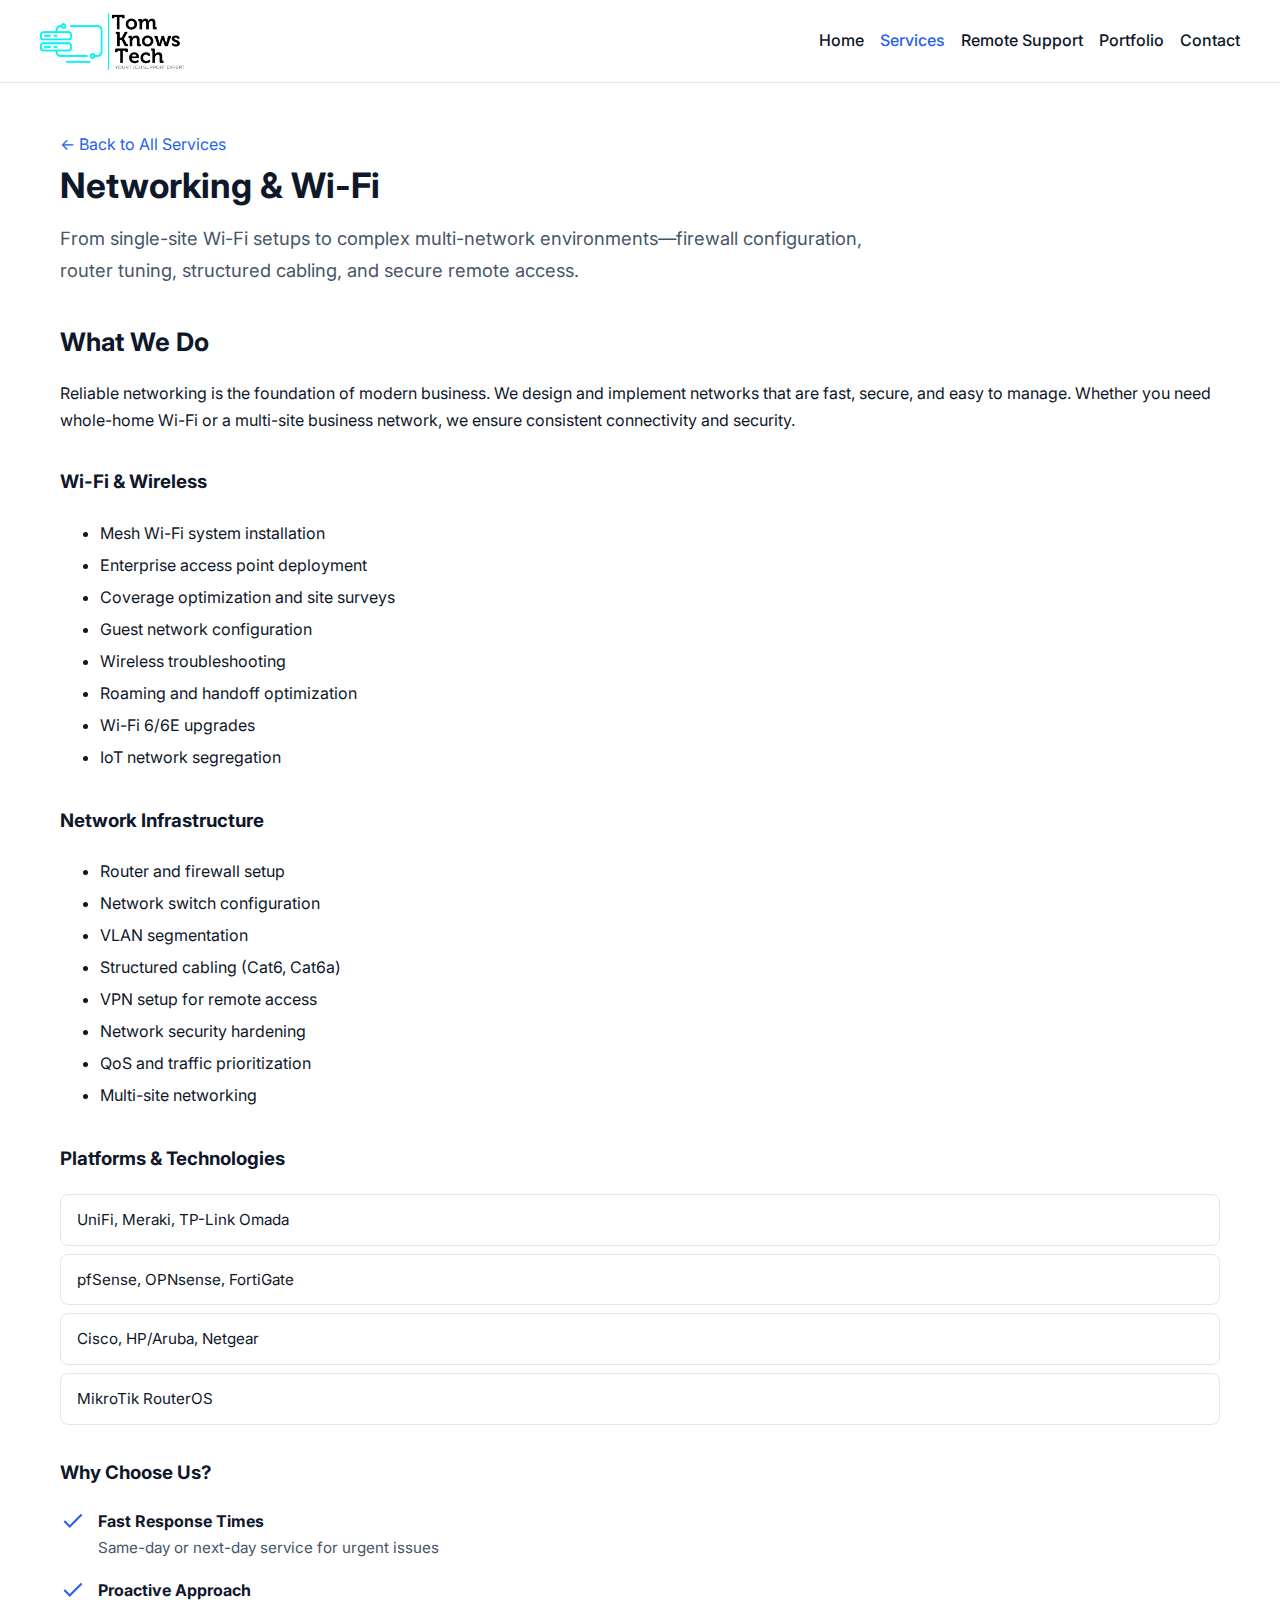
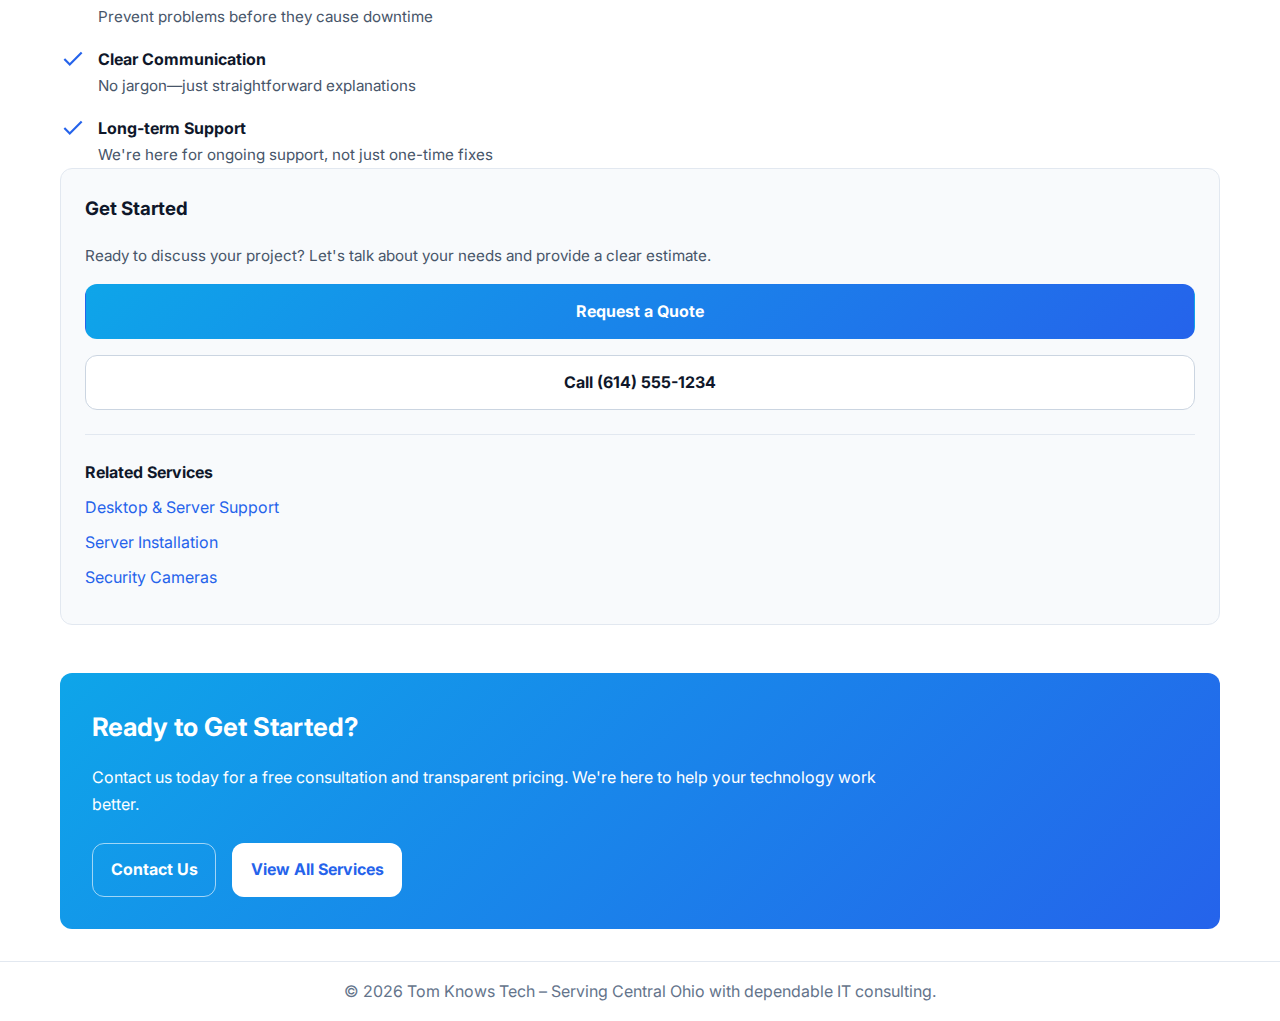
<file: services/networking.html>
<!doctype html>
<html lang="en">
<head>
  <meta charset="utf-8" />
  <meta name="viewport" content="width=device-width, initial-scale=1" />
  <title>Networking & Wi-Fi – Tom Knows Tech</title>
  <meta name="description" content="Professional networking services including mesh Wi-Fi setup, firewall configuration, structured cabling, and secure remote access in Central Ohio." />
  <link rel="preconnect" href="https://fonts.googleapis.com" crossorigin>
  <link href="https://fonts.googleapis.com/css2?family=Inter:wght@400;500;600;700;800&display=swap" rel="stylesheet">
  <link rel="stylesheet" href="/css/main.css">
</head>
<body>
  <svg xmlns="http://www.w3.org/2000/svg" style="position:absolute;width:0;height:0;overflow:hidden">
    <symbol id="icon-check" viewBox="0 0 24 24"><polyline points="20 6 9 17 4 12"/></symbol>
    <symbol id="icon-desktop" viewBox="0 0 24 24"><rect x="3" y="4" width="18" height="12" rx="2"/><path d="M8 20h8M12 16v4"/></symbol>
    <symbol id="icon-database" viewBox="0 0 24 24"><ellipse cx="12" cy="6" rx="8" ry="3"/><path d="M4 6v6c0 1.7 3.6 3 8 3s8-1.3 8-3V6"/></symbol>
    <symbol id="icon-network" viewBox="0 0 24 24"><circle cx="12" cy="5" r="3"/><circle cx="5" cy="19" r="3"/><circle cx="19" cy="19" r="3"/><path d="M12 8v4M9 12H6M15 12h3M9 12l-3 4M15 12l3 4"/></symbol>
    <symbol id="icon-phone" viewBox="0 0 24 24"><path d="M22 16.9v2a2 2 0 0 1-2.2 2 19.8 19.8 0 0 1-8.6-3.1 19.5 19.5 0 0 1-6-6 19.8 19.8 0 0 1-3.1-8.6A2 2 0 0 1 4 1.9h2a2 2 0 0 1 2 1.7c.1.9.3 1.8.6 2.6a2 2 0 0 1-.5 2.1L7.3 9.1a16 16 0 0 0 7.6 7.6l.8-1.8a2 2 0 0 1 2.1-.5c.9.3 1.7.5 2.6.6a2 2 0 0 1 1.6 1.9z"/></symbol>
    <symbol id="icon-server" viewBox="0 0 24 24"><rect x="3" y="4" width="18" height="6" rx="2"/><rect x="3" y="14" width="18" height="6" rx="2"/><path d="M7 7h.01M7 17h.01"/></symbol>
    <symbol id="icon-camera" viewBox="0 0 24 24"><rect x="3" y="7" width="14" height="10" rx="2"/><path d="M17 10l4-2v8l-4-2z"/></symbol>
    <symbol id="icon-cloud" viewBox="0 0 24 24"><path d="M20 17a4 4 0 0 0-1-7 6 6 0 0 0-11.3 1.5A4.5 4.5 0 1 0 6 21h12a4 4 0 0 0 2-4z"/></symbol>
    <symbol id="icon-bolt" viewBox="0 0 24 24"><path d="M13 2L3 14h7l-1 8 10-12h-7l1-8z"/></symbol>
  </svg>

  <header class="navbar">
    <div class="container nav-inner">
      <a href="/" class="brand">
        <img src="/assets/img/TomKnowsTech_Logo.png" alt="Tom Knows Tech logo">
      </a>
      <button class="nav-toggle" aria-expanded="false" aria-controls="nav">Menu</button>
      <nav id="nav" class="nav" aria-expanded="false">
        <a href="/index.html">Home</a>
        <a href="/services.html" class="active">Services</a>
        <a href="/remote-support.html">Remote Support</a>
        <a href="/portfolio.html">Portfolio</a>
        <a href="/contact.html">Contact</a>
      </nav>
    </div>
  </header>

  <main>
    <section class="page-header">
      <div class="container">
        <p style="margin-bottom: 0.5rem;"><a href="/services.html" style="color: var(--brand2);">← Back to All Services</a></p>
        <h1>Networking & Wi-Fi</h1>
        <p style="font-size: 1.15rem;">From single-site Wi-Fi setups to complex multi-network environments—firewall configuration, router tuning, structured cabling, and secure remote access.</p>
      </div>
    </section>

    <div class="container">
      <div class="service-page-layout">
        <div>
          <h2>What We Do</h2>
          <p>Reliable networking is the foundation of modern business. We design and implement networks that are fast, secure, and easy to manage. Whether you need whole-home Wi-Fi or a multi-site business network, we ensure consistent connectivity and security.</p>

          <h3 style="margin-top: 2rem;">Wi-Fi & Wireless</h3>
          <ul style="line-height: 2;">
            <li>Mesh Wi-Fi system installation</li>
            <li>Enterprise access point deployment</li>
            <li>Coverage optimization and site surveys</li>
            <li>Guest network configuration</li>
            <li>Wireless troubleshooting</li>
            <li>Roaming and handoff optimization</li>
            <li>Wi-Fi 6/6E upgrades</li>
            <li>IoT network segregation</li>
          </ul>
          <h3 style="margin-top: 2rem;">Network Infrastructure</h3>
          <ul style="line-height: 2;">
            <li>Router and firewall setup</li>
            <li>Network switch configuration</li>
            <li>VLAN segmentation</li>
            <li>Structured cabling (Cat6, Cat6a)</li>
            <li>VPN setup for remote access</li>
            <li>Network security hardening</li>
            <li>QoS and traffic prioritization</li>
            <li>Multi-site networking</li>
          </ul>


          <h3 style="margin-top: 2rem;">Platforms & Technologies</h3>
          <div style="display: grid; gap: 0.5rem; margin-top: 1rem;">
            <div style="padding: 0.75rem 1rem; background: white; border: 1px solid var(--border); border-radius: 8px; font-size: 0.95rem;">UniFi, Meraki, TP-Link Omada</div>
            <div style="padding: 0.75rem 1rem; background: white; border: 1px solid var(--border); border-radius: 8px; font-size: 0.95rem;">pfSense, OPNsense, FortiGate</div>
            <div style="padding: 0.75rem 1rem; background: white; border: 1px solid var(--border); border-radius: 8px; font-size: 0.95rem;">Cisco, HP/Aruba, Netgear</div>
            <div style="padding: 0.75rem 1rem; background: white; border: 1px solid var(--border); border-radius: 8px; font-size: 0.95rem;">MikroTik RouterOS</div>

          </div>

          <h3 style="margin-top: 2rem;">Why Choose Us?</h3>
          <div style="display: grid; gap: 1rem; margin-top: 1rem;">
            <div style="display: flex; gap: 0.75rem;">
              <svg class="icon" style="color: var(--brand2); stroke: currentColor;"><use href="#icon-check"/></svg>
              <div>
                <strong>Fast Response Times</strong>
                <div style="color: var(--muted); font-size: 0.95rem;">Same-day or next-day service for urgent issues</div>
              </div>
            </div>
            <div style="display: flex; gap: 0.75rem;">
              <svg class="icon" style="color: var(--brand2); stroke: currentColor;"><use href="#icon-check"/></svg>
              <div>
                <strong>Proactive Approach</strong>
                <div style="color: var(--muted); font-size: 0.95rem;">Prevent problems before they cause downtime</div>
              </div>
            </div>
            <div style="display: flex; gap: 0.75rem;">
              <svg class="icon" style="color: var(--brand2); stroke: currentColor;"><use href="#icon-check"/></svg>
              <div>
                <strong>Clear Communication</strong>
                <div style="color: var(--muted); font-size: 0.95rem;">No jargon—just straightforward explanations</div>
              </div>
            </div>
            <div style="display: flex; gap: 0.75rem;">
              <svg class="icon" style="color: var(--brand2); stroke: currentColor;"><use href="#icon-check"/></svg>
              <div>
                <strong>Long-term Support</strong>
                <div style="color: var(--muted); font-size: 0.95rem;">We're here for ongoing support, not just one-time fixes</div>
              </div>
            </div>
          </div>
        </div>

        <aside>
          <div class="service-page-sidebar" style="background: var(--surface); border: 1px solid var(--border); border-radius: 12px; padding: 1.5rem; position: sticky; top: 90px;">
            <h3 style="margin-top: 0;">Get Started</h3>
            <p style="font-size: 0.95rem; color: var(--muted);">Ready to discuss your project? Let's talk about your needs and provide a clear estimate.</p>
            <a href="/contact.html" class="btn" style="display: block; text-align: center; margin-bottom: 1rem;">Request a Quote</a>
            <a href="tel:+16145551234" class="btn-ghost" style="display: block; text-align: center;">Call (614) 555-1234</a>
            
            <hr style="margin: 1.5rem 0; border: none; border-top: 1px solid var(--border);">
            
            <h4 style="margin-bottom: 0.5rem; font-size: 1rem;">Related Services</h4>
            <ul style="list-style: none; padding: 0; margin: 0;">
              <li style="margin-bottom: 0.5rem;"><a href="/services/desktop-server-support.html">Desktop & Server Support</a></li>
              <li style="margin-bottom: 0.5rem;"><a href="/services/servers.html">Server Installation</a></li>
              <li style="margin-bottom: 0.5rem;"><a href="/services/security-cameras.html">Security Cameras</a></li>

            </ul>
          </div>
        </aside>
      </div>

      <section style="margin-top: 3rem; padding: 2rem; background: linear-gradient(135deg, var(--brand), var(--brand2)); border-radius: 12px; color: white;">
        <div style="max-width: 800px;">
          <h2 style="color: white; margin-top: 0;">Ready to Get Started?</h2>
          <p style="margin-bottom: 1.5rem;">Contact us today for a free consultation and transparent pricing. We're here to help your technology work better.</p>
          <div style="display: flex; gap: 1rem; flex-wrap: wrap;">
            <a href="/contact.html" class="btn-ghost" style="border-color: rgba(255,255,255,0.6); color: white; background: transparent;">Contact Us</a>
            <a href="/services.html" class="btn" style="background: white; color: var(--brand2);">View All Services</a>
          </div>
        </div>
      </section>
    </div>
  </main>

  <footer>
    <div class="container inner">
      © <span id="year"></span> Tom Knows Tech – Serving Central Ohio with dependable IT consulting.
    </div>
  </footer>

  <script>
    const toggle = document.querySelector('.nav-toggle');
    const nav = document.getElementById('nav');
    if (toggle && nav) {
      toggle.addEventListener('click', () => {
        const ex = toggle.getAttribute('aria-expanded') === 'true';
        toggle.setAttribute('aria-expanded', String(!ex));
        nav.setAttribute('aria-expanded', String(!ex));
      });
    }
    document.getElementById('year').textContent = new Date().getFullYear();
  </script>
</body>
</html>
</file>
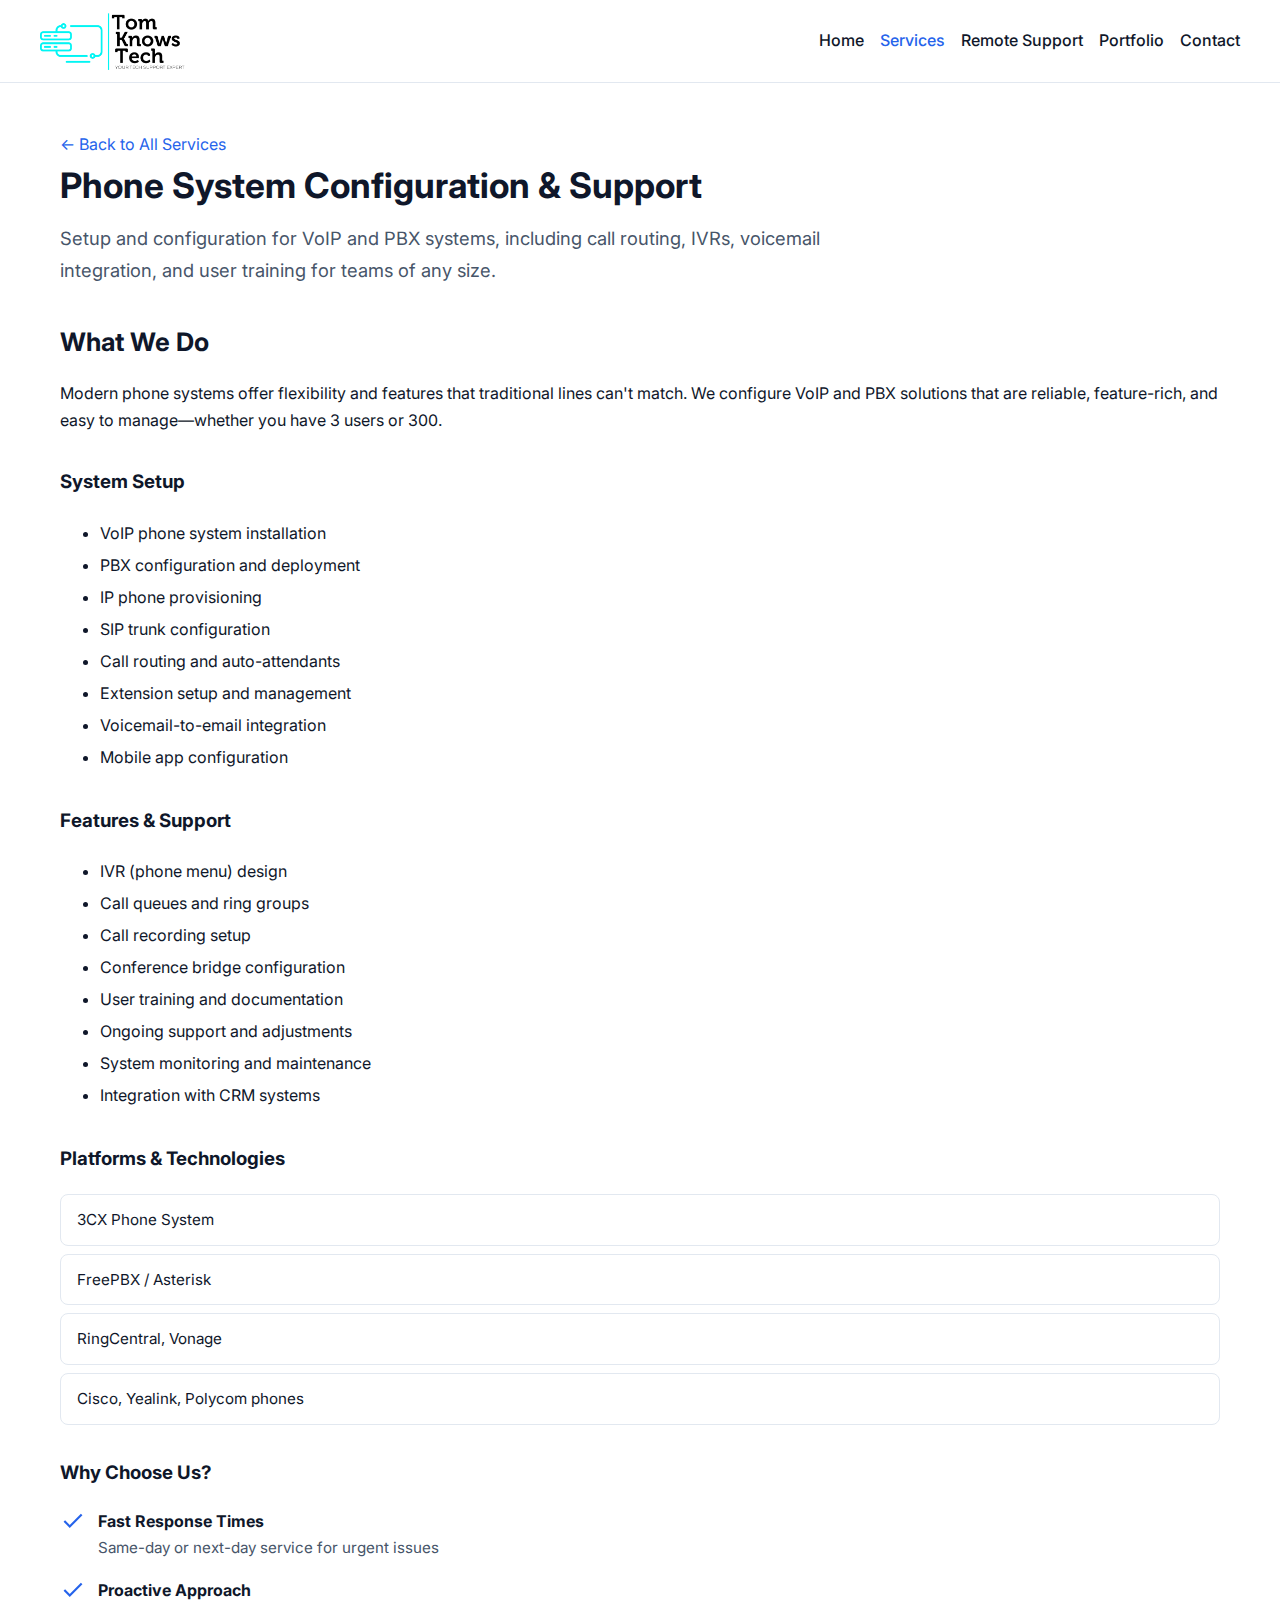
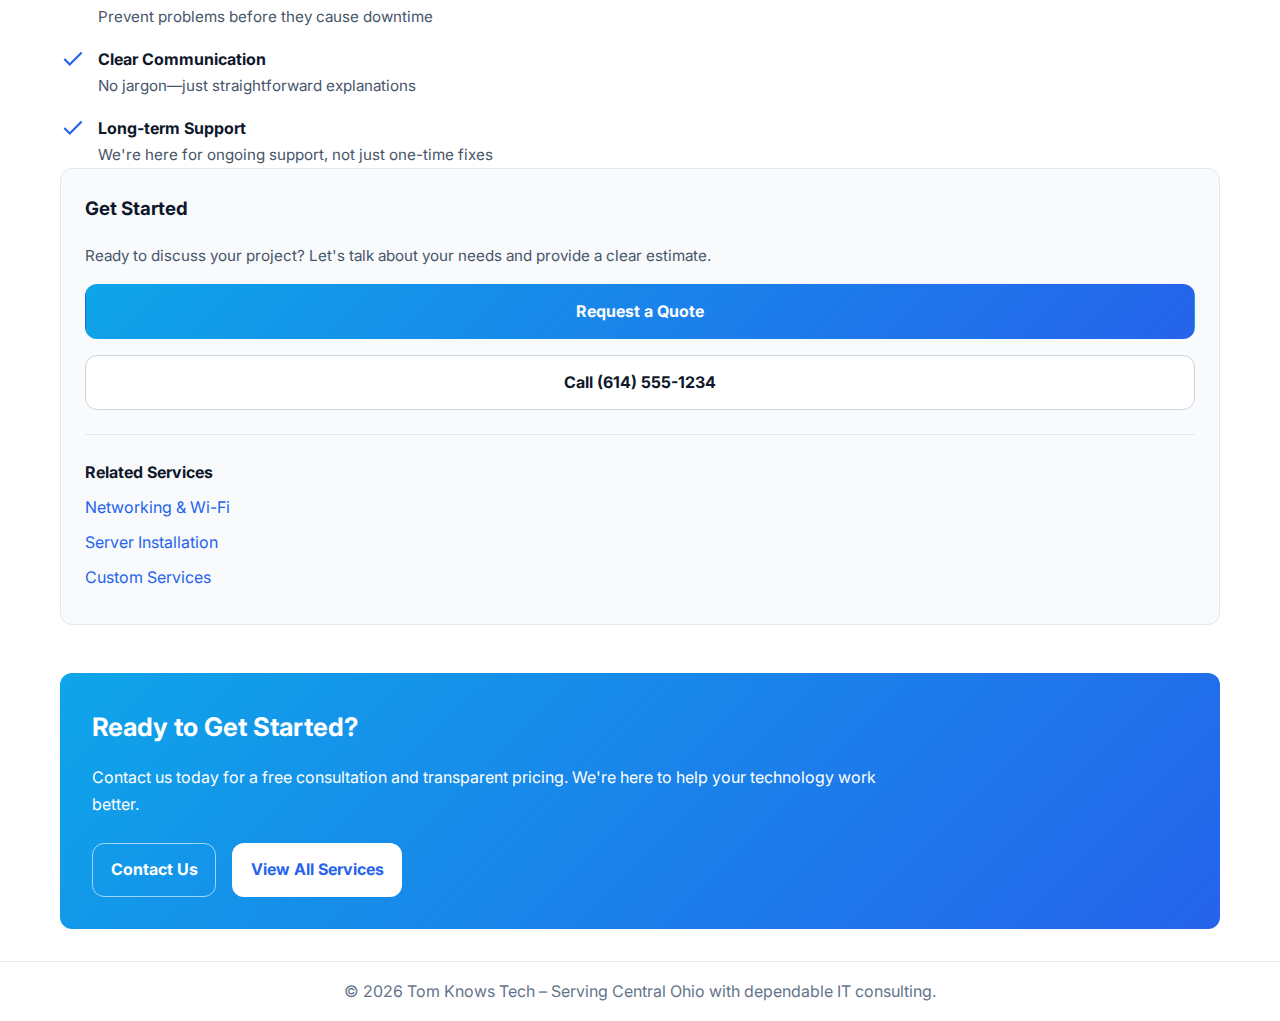
<file: services/phone-systems.html>
<!doctype html>
<html lang="en">
<head>
  <meta charset="utf-8" />
  <meta name="viewport" content="width=device-width, initial-scale=1" />
  <title>Phone System Configuration & Support – Tom Knows Tech</title>
  <meta name="description" content="VoIP and PBX phone system setup with call routing, IVRs, voicemail integration, and user training in Central Ohio." />
  <link rel="preconnect" href="https://fonts.googleapis.com" crossorigin>
  <link href="https://fonts.googleapis.com/css2?family=Inter:wght@400;500;600;700;800&display=swap" rel="stylesheet">
  <link rel="stylesheet" href="/css/main.css">
</head>
<body>
  <svg xmlns="http://www.w3.org/2000/svg" style="position:absolute;width:0;height:0;overflow:hidden">
    <symbol id="icon-check" viewBox="0 0 24 24"><polyline points="20 6 9 17 4 12"/></symbol>
    <symbol id="icon-desktop" viewBox="0 0 24 24"><rect x="3" y="4" width="18" height="12" rx="2"/><path d="M8 20h8M12 16v4"/></symbol>
    <symbol id="icon-database" viewBox="0 0 24 24"><ellipse cx="12" cy="6" rx="8" ry="3"/><path d="M4 6v6c0 1.7 3.6 3 8 3s8-1.3 8-3V6"/></symbol>
    <symbol id="icon-network" viewBox="0 0 24 24"><circle cx="12" cy="5" r="3"/><circle cx="5" cy="19" r="3"/><circle cx="19" cy="19" r="3"/><path d="M12 8v4M9 12H6M15 12h3M9 12l-3 4M15 12l3 4"/></symbol>
    <symbol id="icon-phone" viewBox="0 0 24 24"><path d="M22 16.9v2a2 2 0 0 1-2.2 2 19.8 19.8 0 0 1-8.6-3.1 19.5 19.5 0 0 1-6-6 19.8 19.8 0 0 1-3.1-8.6A2 2 0 0 1 4 1.9h2a2 2 0 0 1 2 1.7c.1.9.3 1.8.6 2.6a2 2 0 0 1-.5 2.1L7.3 9.1a16 16 0 0 0 7.6 7.6l.8-1.8a2 2 0 0 1 2.1-.5c.9.3 1.7.5 2.6.6a2 2 0 0 1 1.6 1.9z"/></symbol>
    <symbol id="icon-server" viewBox="0 0 24 24"><rect x="3" y="4" width="18" height="6" rx="2"/><rect x="3" y="14" width="18" height="6" rx="2"/><path d="M7 7h.01M7 17h.01"/></symbol>
    <symbol id="icon-camera" viewBox="0 0 24 24"><rect x="3" y="7" width="14" height="10" rx="2"/><path d="M17 10l4-2v8l-4-2z"/></symbol>
    <symbol id="icon-cloud" viewBox="0 0 24 24"><path d="M20 17a4 4 0 0 0-1-7 6 6 0 0 0-11.3 1.5A4.5 4.5 0 1 0 6 21h12a4 4 0 0 0 2-4z"/></symbol>
    <symbol id="icon-bolt" viewBox="0 0 24 24"><path d="M13 2L3 14h7l-1 8 10-12h-7l1-8z"/></symbol>
  </svg>

  <header class="navbar">
    <div class="container nav-inner">
      <a href="/" class="brand">
        <img src="/assets/img/TomKnowsTech_Logo.png" alt="Tom Knows Tech logo">
      </a>
      <button class="nav-toggle" aria-expanded="false" aria-controls="nav">Menu</button>
      <nav id="nav" class="nav" aria-expanded="false">
        <a href="/index.html">Home</a>
        <a href="/services.html" class="active">Services</a>
        <a href="/remote-support.html">Remote Support</a>
        <a href="/portfolio.html">Portfolio</a>
        <a href="/contact.html">Contact</a>
      </nav>
    </div>
  </header>

  <main>
    <section class="page-header">
      <div class="container">
        <p style="margin-bottom: 0.5rem;"><a href="/services.html" style="color: var(--brand2);">← Back to All Services</a></p>
        <h1>Phone System Configuration & Support</h1>
        <p style="font-size: 1.15rem;">Setup and configuration for VoIP and PBX systems, including call routing, IVRs, voicemail integration, and user training for teams of any size.</p>
      </div>
    </section>

    <div class="container">
      <div class="service-page-layout">
        <div>
          <h2>What We Do</h2>
          <p>Modern phone systems offer flexibility and features that traditional lines can't match. We configure VoIP and PBX solutions that are reliable, feature-rich, and easy to manage—whether you have 3 users or 300.</p>

          <h3 style="margin-top: 2rem;">System Setup</h3>
          <ul style="line-height: 2;">
            <li>VoIP phone system installation</li>
            <li>PBX configuration and deployment</li>
            <li>IP phone provisioning</li>
            <li>SIP trunk configuration</li>
            <li>Call routing and auto-attendants</li>
            <li>Extension setup and management</li>
            <li>Voicemail-to-email integration</li>
            <li>Mobile app configuration</li>
          </ul>
          <h3 style="margin-top: 2rem;">Features & Support</h3>
          <ul style="line-height: 2;">
            <li>IVR (phone menu) design</li>
            <li>Call queues and ring groups</li>
            <li>Call recording setup</li>
            <li>Conference bridge configuration</li>
            <li>User training and documentation</li>
            <li>Ongoing support and adjustments</li>
            <li>System monitoring and maintenance</li>
            <li>Integration with CRM systems</li>
          </ul>


          <h3 style="margin-top: 2rem;">Platforms & Technologies</h3>
          <div style="display: grid; gap: 0.5rem; margin-top: 1rem;">
            <div style="padding: 0.75rem 1rem; background: white; border: 1px solid var(--border); border-radius: 8px; font-size: 0.95rem;">3CX Phone System</div>
            <div style="padding: 0.75rem 1rem; background: white; border: 1px solid var(--border); border-radius: 8px; font-size: 0.95rem;">FreePBX / Asterisk</div>
            <div style="padding: 0.75rem 1rem; background: white; border: 1px solid var(--border); border-radius: 8px; font-size: 0.95rem;">RingCentral, Vonage</div>
            <div style="padding: 0.75rem 1rem; background: white; border: 1px solid var(--border); border-radius: 8px; font-size: 0.95rem;">Cisco, Yealink, Polycom phones</div>

          </div>

          <h3 style="margin-top: 2rem;">Why Choose Us?</h3>
          <div style="display: grid; gap: 1rem; margin-top: 1rem;">
            <div style="display: flex; gap: 0.75rem;">
              <svg class="icon" style="color: var(--brand2); stroke: currentColor;"><use href="#icon-check"/></svg>
              <div>
                <strong>Fast Response Times</strong>
                <div style="color: var(--muted); font-size: 0.95rem;">Same-day or next-day service for urgent issues</div>
              </div>
            </div>
            <div style="display: flex; gap: 0.75rem;">
              <svg class="icon" style="color: var(--brand2); stroke: currentColor;"><use href="#icon-check"/></svg>
              <div>
                <strong>Proactive Approach</strong>
                <div style="color: var(--muted); font-size: 0.95rem;">Prevent problems before they cause downtime</div>
              </div>
            </div>
            <div style="display: flex; gap: 0.75rem;">
              <svg class="icon" style="color: var(--brand2); stroke: currentColor;"><use href="#icon-check"/></svg>
              <div>
                <strong>Clear Communication</strong>
                <div style="color: var(--muted); font-size: 0.95rem;">No jargon—just straightforward explanations</div>
              </div>
            </div>
            <div style="display: flex; gap: 0.75rem;">
              <svg class="icon" style="color: var(--brand2); stroke: currentColor;"><use href="#icon-check"/></svg>
              <div>
                <strong>Long-term Support</strong>
                <div style="color: var(--muted); font-size: 0.95rem;">We're here for ongoing support, not just one-time fixes</div>
              </div>
            </div>
          </div>
        </div>

        <aside>
          <div class="service-page-sidebar" style="background: var(--surface); border: 1px solid var(--border); border-radius: 12px; padding: 1.5rem; position: sticky; top: 90px;">
            <h3 style="margin-top: 0;">Get Started</h3>
            <p style="font-size: 0.95rem; color: var(--muted);">Ready to discuss your project? Let's talk about your needs and provide a clear estimate.</p>
            <a href="/contact.html" class="btn" style="display: block; text-align: center; margin-bottom: 1rem;">Request a Quote</a>
            <a href="tel:+16145551234" class="btn-ghost" style="display: block; text-align: center;">Call (614) 555-1234</a>
            
            <hr style="margin: 1.5rem 0; border: none; border-top: 1px solid var(--border);">
            
            <h4 style="margin-bottom: 0.5rem; font-size: 1rem;">Related Services</h4>
            <ul style="list-style: none; padding: 0; margin: 0;">
              <li style="margin-bottom: 0.5rem;"><a href="/services/networking.html">Networking & Wi-Fi</a></li>
              <li style="margin-bottom: 0.5rem;"><a href="/services/servers.html">Server Installation</a></li>
              <li style="margin-bottom: 0.5rem;"><a href="/services/custom-services.html">Custom Services</a></li>

            </ul>
          </div>
        </aside>
      </div>

      <section style="margin-top: 3rem; padding: 2rem; background: linear-gradient(135deg, var(--brand), var(--brand2)); border-radius: 12px; color: white;">
        <div style="max-width: 800px;">
          <h2 style="color: white; margin-top: 0;">Ready to Get Started?</h2>
          <p style="margin-bottom: 1.5rem;">Contact us today for a free consultation and transparent pricing. We're here to help your technology work better.</p>
          <div style="display: flex; gap: 1rem; flex-wrap: wrap;">
            <a href="/contact.html" class="btn-ghost" style="border-color: rgba(255,255,255,0.6); color: white; background: transparent;">Contact Us</a>
            <a href="/services.html" class="btn" style="background: white; color: var(--brand2);">View All Services</a>
          </div>
        </div>
      </section>
    </div>
  </main>

  <footer>
    <div class="container inner">
      © <span id="year"></span> Tom Knows Tech – Serving Central Ohio with dependable IT consulting.
    </div>
  </footer>

  <script>
    const toggle = document.querySelector('.nav-toggle');
    const nav = document.getElementById('nav');
    if (toggle && nav) {
      toggle.addEventListener('click', () => {
        const ex = toggle.getAttribute('aria-expanded') === 'true';
        toggle.setAttribute('aria-expanded', String(!ex));
        nav.setAttribute('aria-expanded', String(!ex));
      });
    }
    document.getElementById('year').textContent = new Date().getFullYear();
  </script>
</body>
</html>
</file>
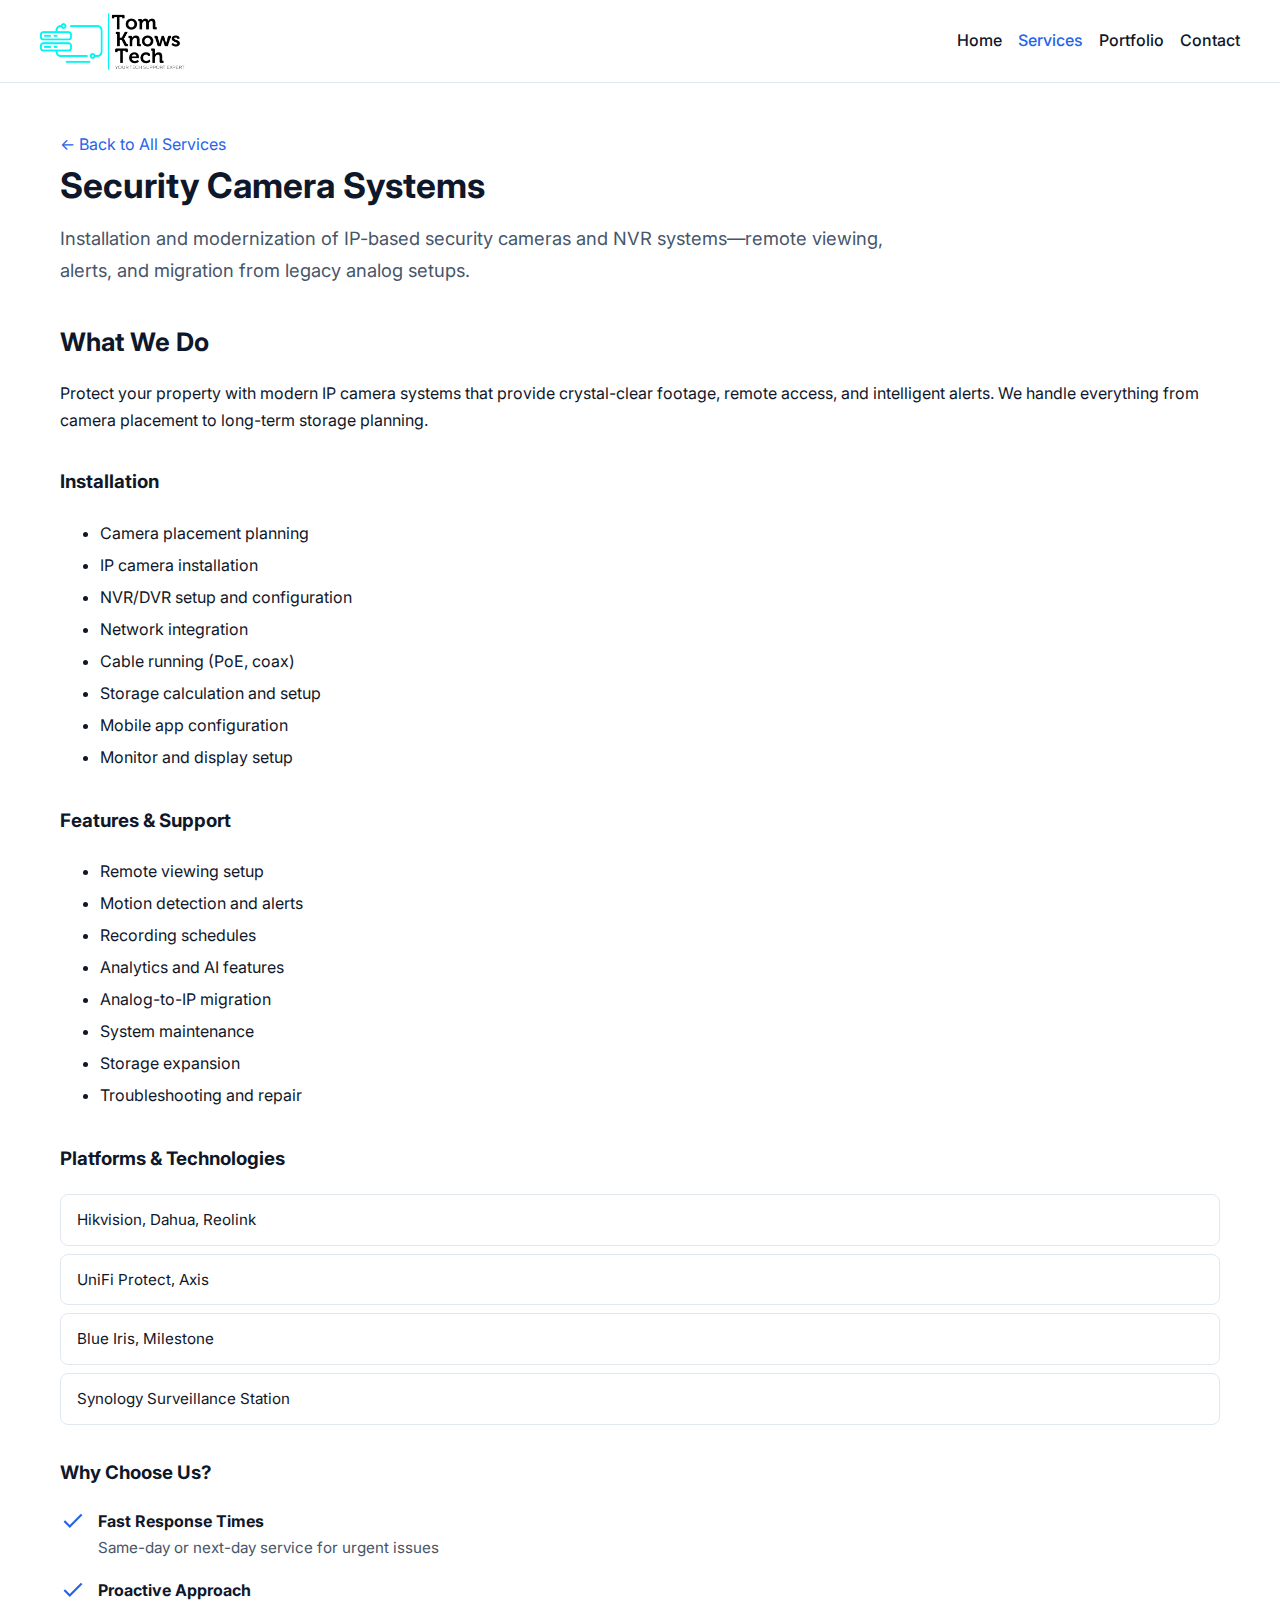
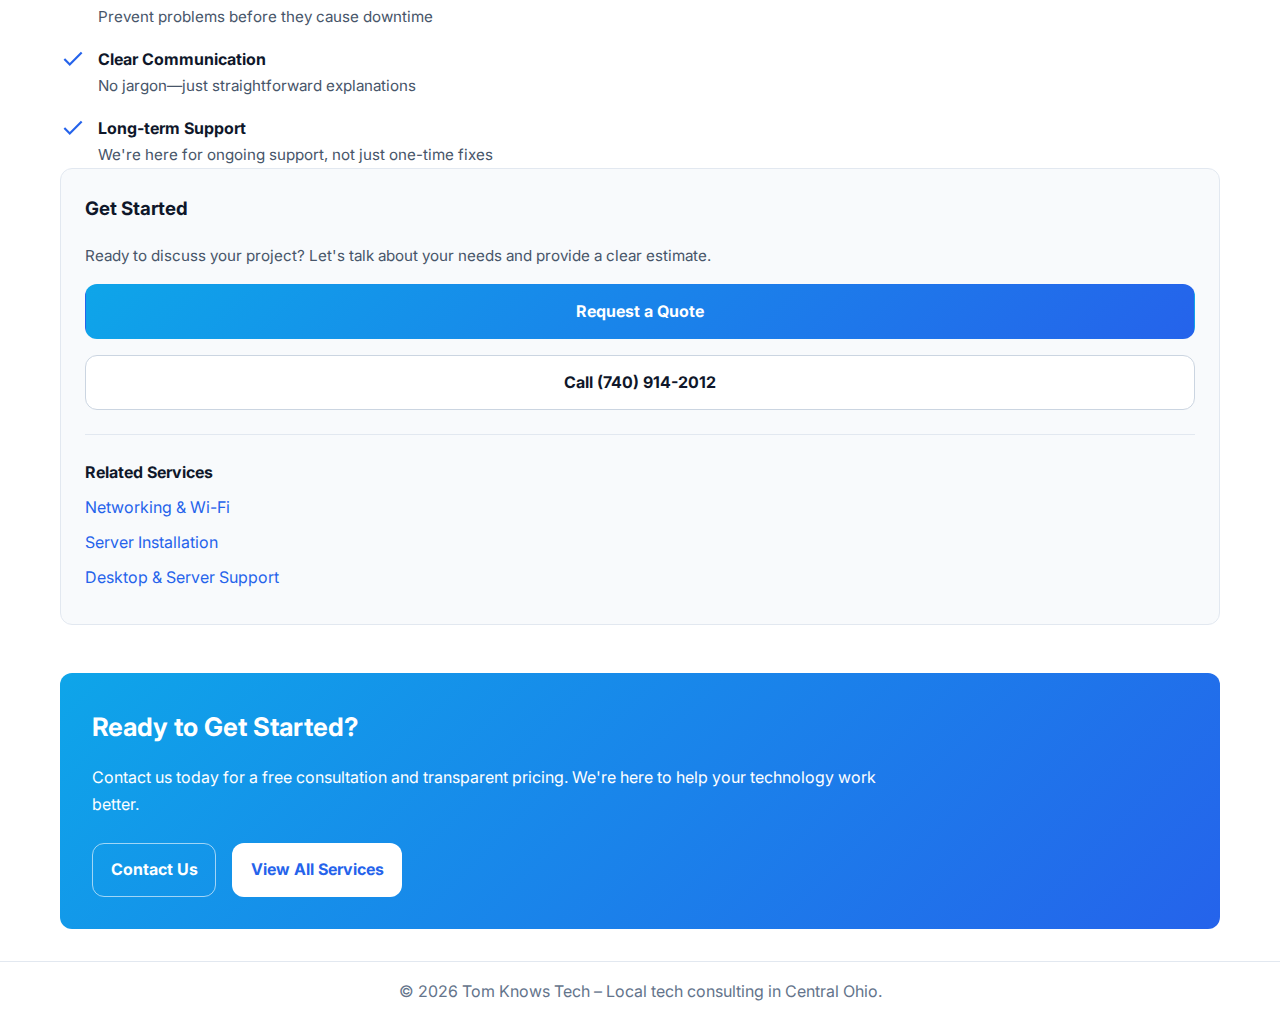
<file: services/security-cameras.html>
<!doctype html>
<html lang="en">
<head>
  <meta charset="utf-8" />
  <meta name="viewport" content="width=device-width, initial-scale=1" />
  <title>Security Camera Systems – Tom Knows Tech</title>
  <meta name="description" content="IP security camera installation with NVR systems, remote viewing, motion alerts, and migration from analog systems in Central Ohio." />
  <link rel="preconnect" href="https://fonts.googleapis.com" crossorigin>
  <link href="https://fonts.googleapis.com/css2?family=Inter:wght@400;500;600;700;800&display=swap" rel="stylesheet">
  <link rel="stylesheet" href="/css/main.css">
</head>
<body>
  <svg xmlns="http://www.w3.org/2000/svg" style="position:absolute;width:0;height:0;overflow:hidden">
    <symbol id="icon-check" viewBox="0 0 24 24"><polyline points="20 6 9 17 4 12"/></symbol>
    <symbol id="icon-desktop" viewBox="0 0 24 24"><rect x="3" y="4" width="18" height="12" rx="2"/><path d="M8 20h8M12 16v4"/></symbol>
    <symbol id="icon-database" viewBox="0 0 24 24"><ellipse cx="12" cy="6" rx="8" ry="3"/><path d="M4 6v6c0 1.7 3.6 3 8 3s8-1.3 8-3V6"/></symbol>
    <symbol id="icon-network" viewBox="0 0 24 24"><circle cx="12" cy="5" r="3"/><circle cx="5" cy="19" r="3"/><circle cx="19" cy="19" r="3"/><path d="M12 8v4M9 12H6M15 12h3M9 12l-3 4M15 12l3 4"/></symbol>
    <symbol id="icon-phone" viewBox="0 0 24 24"><path d="M22 16.9v2a2 2 0 0 1-2.2 2 19.8 19.8 0 0 1-8.6-3.1 19.5 19.5 0 0 1-6-6 19.8 19.8 0 0 1-3.1-8.6A2 2 0 0 1 4 1.9h2a2 2 0 0 1 2 1.7c.1.9.3 1.8.6 2.6a2 2 0 0 1-.5 2.1L7.3 9.1a16 16 0 0 0 7.6 7.6l.8-1.8a2 2 0 0 1 2.1-.5c.9.3 1.7.5 2.6.6a2 2 0 0 1 1.6 1.9z"/></symbol>
    <symbol id="icon-server" viewBox="0 0 24 24"><rect x="3" y="4" width="18" height="6" rx="2"/><rect x="3" y="14" width="18" height="6" rx="2"/><path d="M7 7h.01M7 17h.01"/></symbol>
    <symbol id="icon-camera" viewBox="0 0 24 24"><rect x="3" y="7" width="14" height="10" rx="2"/><path d="M17 10l4-2v8l-4-2z"/></symbol>
    <symbol id="icon-cloud" viewBox="0 0 24 24"><path d="M20 17a4 4 0 0 0-1-7 6 6 0 0 0-11.3 1.5A4.5 4.5 0 1 0 6 21h12a4 4 0 0 0 2-4z"/></symbol>
    <symbol id="icon-bolt" viewBox="0 0 24 24"><path d="M13 2L3 14h7l-1 8 10-12h-7l1-8z"/></symbol>
  </svg>

  <header class="navbar">
    <div class="container nav-inner">
      <a href="/" class="brand">
        <img src="/assets/img/TomKnowsTech_Logo.png" alt="Tom Knows Tech logo">
      </a>
      <button class="nav-toggle" aria-expanded="false" aria-controls="nav">Menu</button>
      <nav id="nav" class="nav" aria-expanded="false">
        <a href="/index.html">Home</a>
        <a href="/services.html" class="active">Services</a>
        <a href="/portfolio.html">Portfolio</a>
        <a href="/contact.html">Contact</a>
      </nav>
    </div>
  </header>

  <main>
    <section class="page-header">
      <div class="container">
        <p style="margin-bottom: 0.5rem;"><a href="/services.html" style="color: var(--brand2);">← Back to All Services</a></p>
        <h1>Security Camera Systems</h1>
        <p style="font-size: 1.15rem;">Installation and modernization of IP-based security cameras and NVR systems—remote viewing, alerts, and migration from legacy analog setups.</p>
      </div>
    </section>

    <div class="container">
      <div class="service-page-layout">
        <div>
          <h2>What We Do</h2>
          <p>Protect your property with modern IP camera systems that provide crystal-clear footage, remote access, and intelligent alerts. We handle everything from camera placement to long-term storage planning.</p>

          <h3 style="margin-top: 2rem;">Installation</h3>
          <ul style="line-height: 2;">
            <li>Camera placement planning</li>
            <li>IP camera installation</li>
            <li>NVR/DVR setup and configuration</li>
            <li>Network integration</li>
            <li>Cable running (PoE, coax)</li>
            <li>Storage calculation and setup</li>
            <li>Mobile app configuration</li>
            <li>Monitor and display setup</li>
          </ul>
          <h3 style="margin-top: 2rem;">Features & Support</h3>
          <ul style="line-height: 2;">
            <li>Remote viewing setup</li>
            <li>Motion detection and alerts</li>
            <li>Recording schedules</li>
            <li>Analytics and AI features</li>
            <li>Analog-to-IP migration</li>
            <li>System maintenance</li>
            <li>Storage expansion</li>
            <li>Troubleshooting and repair</li>
          </ul>


          <h3 style="margin-top: 2rem;">Platforms & Technologies</h3>
          <div style="display: grid; gap: 0.5rem; margin-top: 1rem;">
            <div style="padding: 0.75rem 1rem; background: white; border: 1px solid var(--border); border-radius: 8px; font-size: 0.95rem;">Hikvision, Dahua, Reolink</div>
            <div style="padding: 0.75rem 1rem; background: white; border: 1px solid var(--border); border-radius: 8px; font-size: 0.95rem;">UniFi Protect, Axis</div>
            <div style="padding: 0.75rem 1rem; background: white; border: 1px solid var(--border); border-radius: 8px; font-size: 0.95rem;">Blue Iris, Milestone</div>
            <div style="padding: 0.75rem 1rem; background: white; border: 1px solid var(--border); border-radius: 8px; font-size: 0.95rem;">Synology Surveillance Station</div>

          </div>

          <h3 style="margin-top: 2rem;">Why Choose Us?</h3>
          <div style="display: grid; gap: 1rem; margin-top: 1rem;">
            <div style="display: flex; gap: 0.75rem;">
              <svg class="icon" style="color: var(--brand2); stroke: currentColor;"><use href="#icon-check"/></svg>
              <div>
                <strong>Fast Response Times</strong>
                <div style="color: var(--muted); font-size: 0.95rem;">Same-day or next-day service for urgent issues</div>
              </div>
            </div>
            <div style="display: flex; gap: 0.75rem;">
              <svg class="icon" style="color: var(--brand2); stroke: currentColor;"><use href="#icon-check"/></svg>
              <div>
                <strong>Proactive Approach</strong>
                <div style="color: var(--muted); font-size: 0.95rem;">Prevent problems before they cause downtime</div>
              </div>
            </div>
            <div style="display: flex; gap: 0.75rem;">
              <svg class="icon" style="color: var(--brand2); stroke: currentColor;"><use href="#icon-check"/></svg>
              <div>
                <strong>Clear Communication</strong>
                <div style="color: var(--muted); font-size: 0.95rem;">No jargon—just straightforward explanations</div>
              </div>
            </div>
            <div style="display: flex; gap: 0.75rem;">
              <svg class="icon" style="color: var(--brand2); stroke: currentColor;"><use href="#icon-check"/></svg>
              <div>
                <strong>Long-term Support</strong>
                <div style="color: var(--muted); font-size: 0.95rem;">We're here for ongoing support, not just one-time fixes</div>
              </div>
            </div>
          </div>
        </div>

        <aside>
          <div class="service-page-sidebar" style="background: var(--surface); border: 1px solid var(--border); border-radius: 12px; padding: 1.5rem; position: sticky; top: 90px;">
            <h3 style="margin-top: 0;">Get Started</h3>
            <p style="font-size: 0.95rem; color: var(--muted);">Ready to discuss your project? Let's talk about your needs and provide a clear estimate.</p>
            <a href="/contact.html" class="btn" style="display: block; text-align: center; margin-bottom: 1rem;">Request a Quote</a>
            <a href="tel:+17409142012" class="btn-ghost" style="display: block; text-align: center;">Call (740) 914-2012</a>
            
            <hr style="margin: 1.5rem 0; border: none; border-top: 1px solid var(--border);">
            
            <h4 style="margin-bottom: 0.5rem; font-size: 1rem;">Related Services</h4>
            <ul style="list-style: none; padding: 0; margin: 0;">
              <li style="margin-bottom: 0.5rem;"><a href="/services/networking.html">Networking & Wi-Fi</a></li>
              <li style="margin-bottom: 0.5rem;"><a href="/services/servers.html">Server Installation</a></li>
              <li style="margin-bottom: 0.5rem;"><a href="/services/desktop-server-support.html">Desktop & Server Support</a></li>

            </ul>
          </div>
        </aside>
      </div>

      <section style="margin-top: 3rem; padding: 2rem; background: linear-gradient(135deg, var(--brand), var(--brand2)); border-radius: 12px; color: white;">
        <div style="max-width: 800px;">
          <h2 style="color: white; margin-top: 0;">Ready to Get Started?</h2>
          <p style="margin-bottom: 1.5rem;">Contact us today for a free consultation and transparent pricing. We're here to help your technology work better.</p>
          <div style="display: flex; gap: 1rem; flex-wrap: wrap;">
            <a href="/contact.html" class="btn-ghost" style="border-color: rgba(255,255,255,0.6); color: white; background: transparent;">Contact Us</a>
            <a href="/services.html" class="btn" style="background: white; color: var(--brand2);">View All Services</a>
          </div>
        </div>
      </section>
    </div>
  </main>

  <footer>
    <div class="container inner">
      © <span id="year"></span> Tom Knows Tech – Local tech consulting in Central Ohio.
    </div>
  </footer>

  <script>
    const toggle = document.querySelector('.nav-toggle');
    const nav = document.getElementById('nav');
    if (toggle && nav) {
      toggle.addEventListener('click', () => {
        const ex = toggle.getAttribute('aria-expanded') === 'true';
        toggle.setAttribute('aria-expanded', String(!ex));
        nav.setAttribute('aria-expanded', String(!ex));
      });
    }
    document.getElementById('year').textContent = new Date().getFullYear();
  </script>
</body>
</html>
</file>
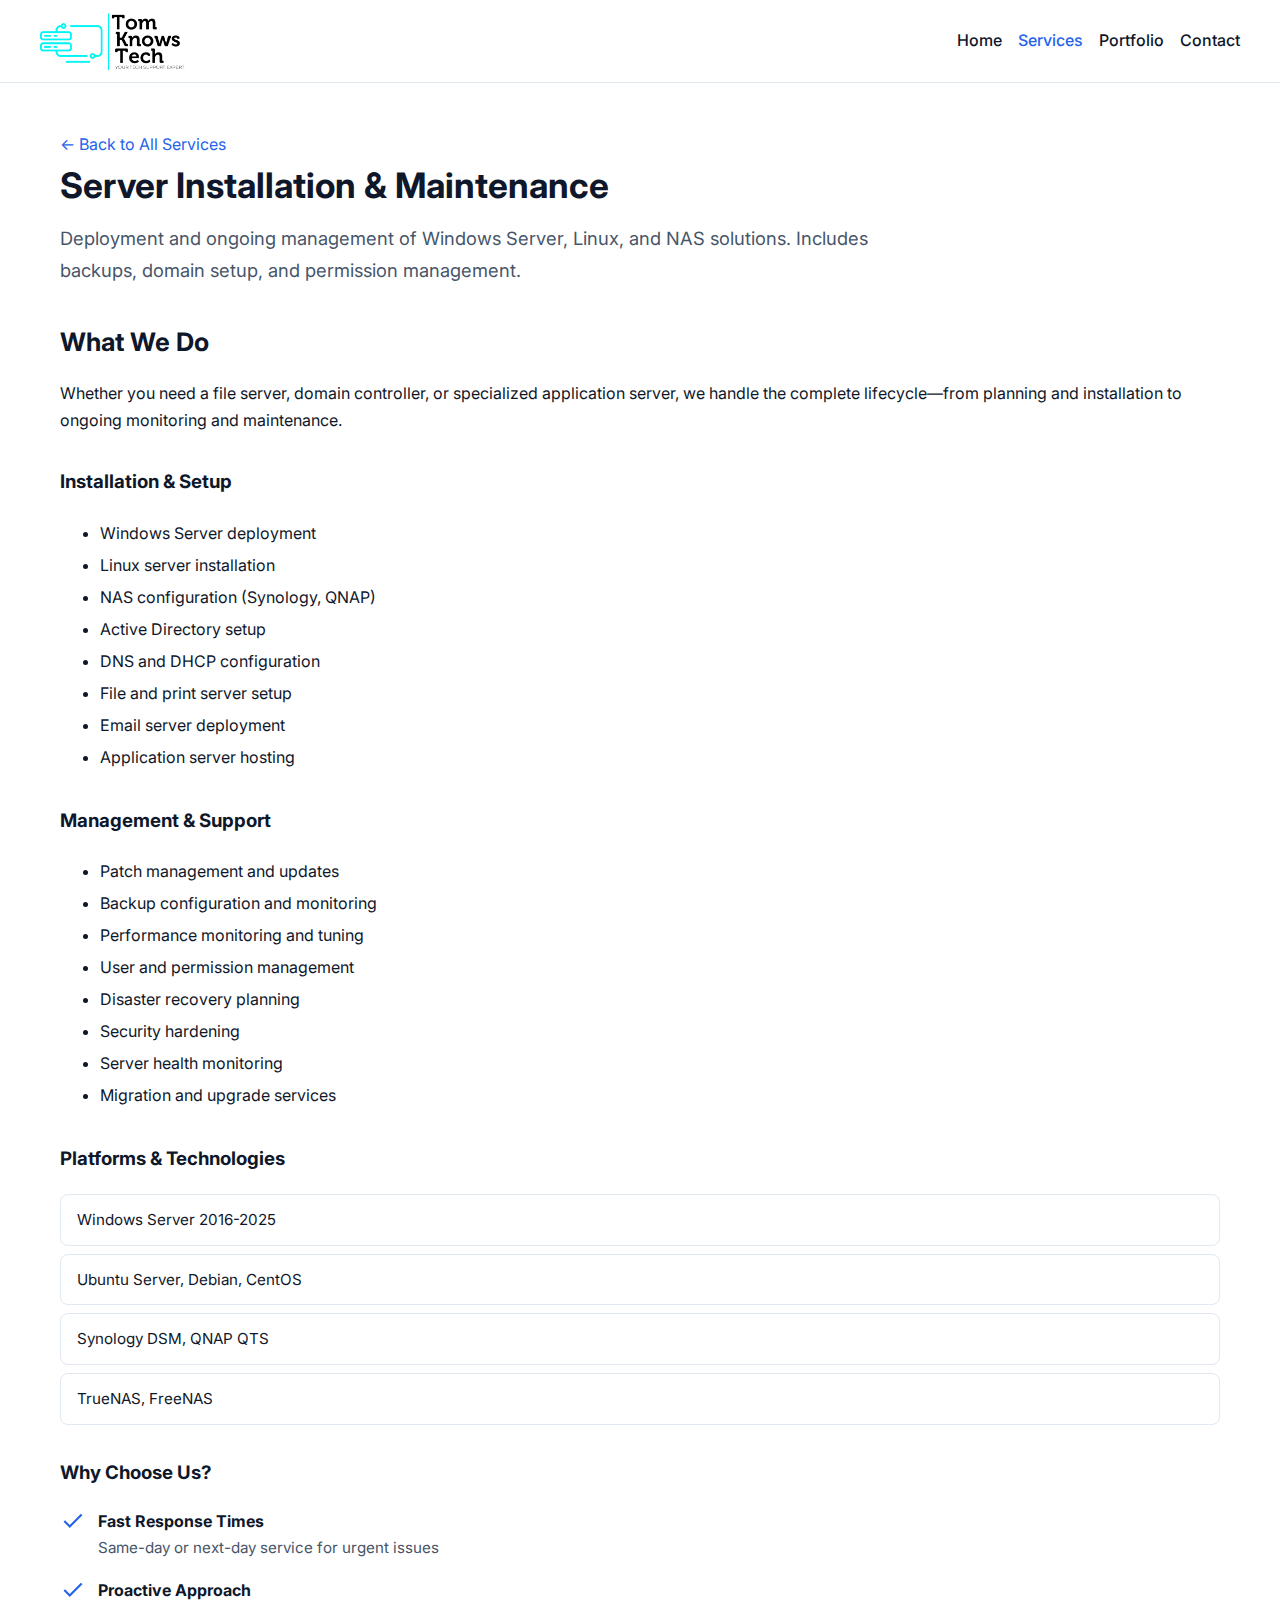
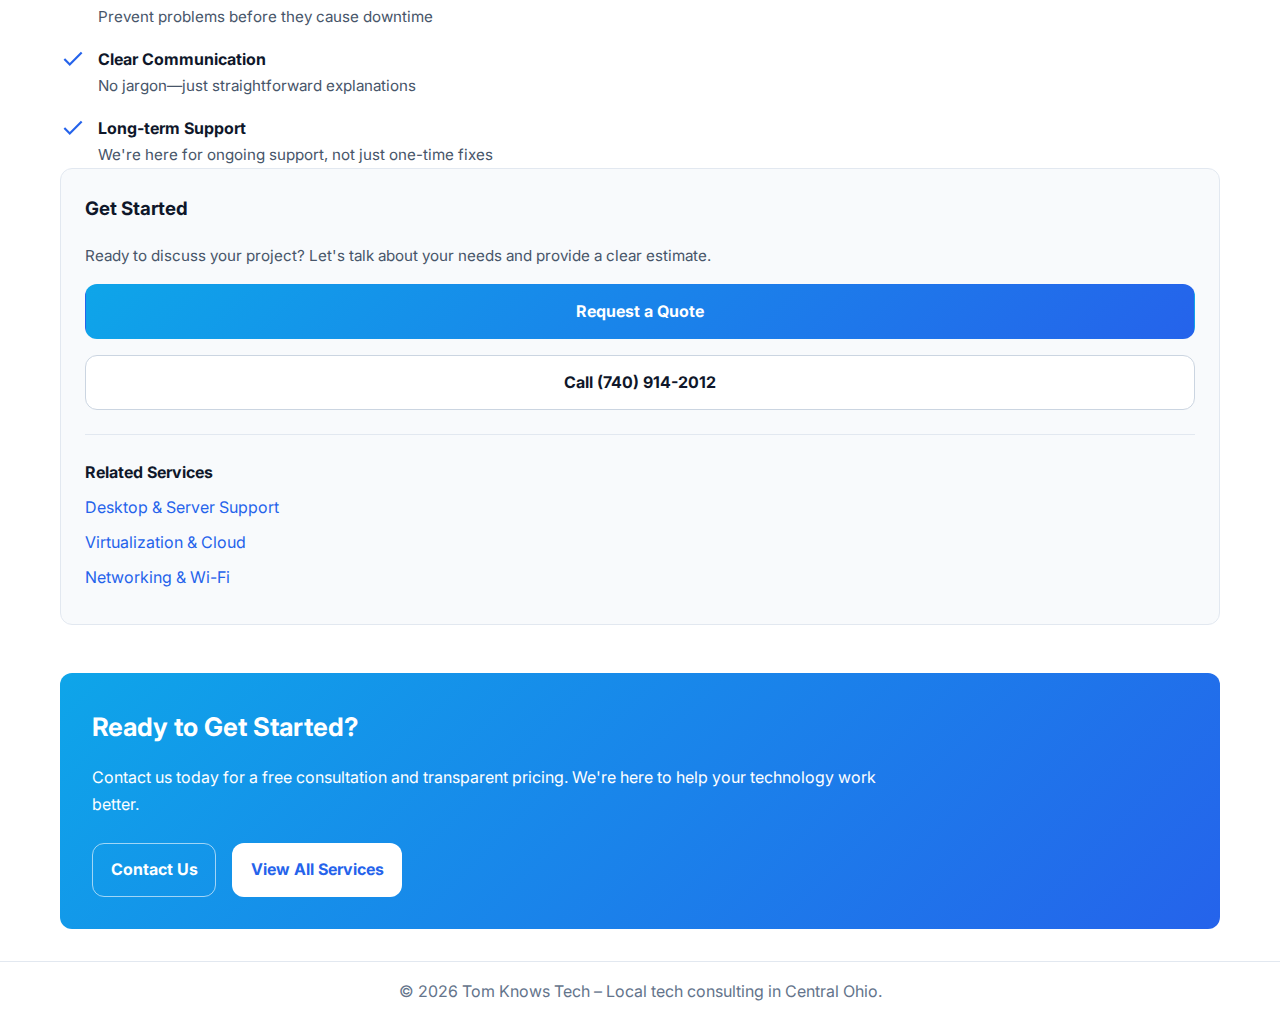
<file: services/servers.html>
<!doctype html>
<html lang="en">
<head>
  <meta charset="utf-8" />
  <meta name="viewport" content="width=device-width, initial-scale=1" />
  <title>Server Installation & Maintenance – Tom Knows Tech</title>
  <meta name="description" content="Windows Server, Linux, and NAS deployment and management. Domain setup, backups, and ongoing maintenance in Central Ohio." />
  <link rel="preconnect" href="https://fonts.googleapis.com" crossorigin>
  <link href="https://fonts.googleapis.com/css2?family=Inter:wght@400;500;600;700;800&display=swap" rel="stylesheet">
  <link rel="stylesheet" href="/css/main.css">
</head>
<body>
  <svg xmlns="http://www.w3.org/2000/svg" style="position:absolute;width:0;height:0;overflow:hidden">
    <symbol id="icon-check" viewBox="0 0 24 24"><polyline points="20 6 9 17 4 12"/></symbol>
    <symbol id="icon-desktop" viewBox="0 0 24 24"><rect x="3" y="4" width="18" height="12" rx="2"/><path d="M8 20h8M12 16v4"/></symbol>
    <symbol id="icon-database" viewBox="0 0 24 24"><ellipse cx="12" cy="6" rx="8" ry="3"/><path d="M4 6v6c0 1.7 3.6 3 8 3s8-1.3 8-3V6"/></symbol>
    <symbol id="icon-network" viewBox="0 0 24 24"><circle cx="12" cy="5" r="3"/><circle cx="5" cy="19" r="3"/><circle cx="19" cy="19" r="3"/><path d="M12 8v4M9 12H6M15 12h3M9 12l-3 4M15 12l3 4"/></symbol>
    <symbol id="icon-phone" viewBox="0 0 24 24"><path d="M22 16.9v2a2 2 0 0 1-2.2 2 19.8 19.8 0 0 1-8.6-3.1 19.5 19.5 0 0 1-6-6 19.8 19.8 0 0 1-3.1-8.6A2 2 0 0 1 4 1.9h2a2 2 0 0 1 2 1.7c.1.9.3 1.8.6 2.6a2 2 0 0 1-.5 2.1L7.3 9.1a16 16 0 0 0 7.6 7.6l.8-1.8a2 2 0 0 1 2.1-.5c.9.3 1.7.5 2.6.6a2 2 0 0 1 1.6 1.9z"/></symbol>
    <symbol id="icon-server" viewBox="0 0 24 24"><rect x="3" y="4" width="18" height="6" rx="2"/><rect x="3" y="14" width="18" height="6" rx="2"/><path d="M7 7h.01M7 17h.01"/></symbol>
    <symbol id="icon-camera" viewBox="0 0 24 24"><rect x="3" y="7" width="14" height="10" rx="2"/><path d="M17 10l4-2v8l-4-2z"/></symbol>
    <symbol id="icon-cloud" viewBox="0 0 24 24"><path d="M20 17a4 4 0 0 0-1-7 6 6 0 0 0-11.3 1.5A4.5 4.5 0 1 0 6 21h12a4 4 0 0 0 2-4z"/></symbol>
    <symbol id="icon-bolt" viewBox="0 0 24 24"><path d="M13 2L3 14h7l-1 8 10-12h-7l1-8z"/></symbol>
  </svg>

  <header class="navbar">
    <div class="container nav-inner">
      <a href="/" class="brand">
        <img src="/assets/img/TomKnowsTech_Logo.png" alt="Tom Knows Tech logo">
      </a>
      <button class="nav-toggle" aria-expanded="false" aria-controls="nav">Menu</button>
      <nav id="nav" class="nav" aria-expanded="false">
        <a href="/index.html">Home</a>
        <a href="/services.html" class="active">Services</a>
        <a href="/portfolio.html">Portfolio</a>
        <a href="/contact.html">Contact</a>
      </nav>
    </div>
  </header>

  <main>
    <section class="page-header">
      <div class="container">
        <p style="margin-bottom: 0.5rem;"><a href="/services.html" style="color: var(--brand2);">← Back to All Services</a></p>
        <h1>Server Installation & Maintenance</h1>
        <p style="font-size: 1.15rem;">Deployment and ongoing management of Windows Server, Linux, and NAS solutions. Includes backups, domain setup, and permission management.</p>
      </div>
    </section>

    <div class="container">
      <div class="service-page-layout">
        <div>
          <h2>What We Do</h2>
          <p>Whether you need a file server, domain controller, or specialized application server, we handle the complete lifecycle—from planning and installation to ongoing monitoring and maintenance.</p>

          <h3 style="margin-top: 2rem;">Installation & Setup</h3>
          <ul style="line-height: 2;">
            <li>Windows Server deployment</li>
            <li>Linux server installation</li>
            <li>NAS configuration (Synology, QNAP)</li>
            <li>Active Directory setup</li>
            <li>DNS and DHCP configuration</li>
            <li>File and print server setup</li>
            <li>Email server deployment</li>
            <li>Application server hosting</li>
          </ul>
          <h3 style="margin-top: 2rem;">Management & Support</h3>
          <ul style="line-height: 2;">
            <li>Patch management and updates</li>
            <li>Backup configuration and monitoring</li>
            <li>Performance monitoring and tuning</li>
            <li>User and permission management</li>
            <li>Disaster recovery planning</li>
            <li>Security hardening</li>
            <li>Server health monitoring</li>
            <li>Migration and upgrade services</li>
          </ul>


          <h3 style="margin-top: 2rem;">Platforms & Technologies</h3>
          <div style="display: grid; gap: 0.5rem; margin-top: 1rem;">
            <div style="padding: 0.75rem 1rem; background: white; border: 1px solid var(--border); border-radius: 8px; font-size: 0.95rem;">Windows Server 2016-2025</div>
            <div style="padding: 0.75rem 1rem; background: white; border: 1px solid var(--border); border-radius: 8px; font-size: 0.95rem;">Ubuntu Server, Debian, CentOS</div>
            <div style="padding: 0.75rem 1rem; background: white; border: 1px solid var(--border); border-radius: 8px; font-size: 0.95rem;">Synology DSM, QNAP QTS</div>
            <div style="padding: 0.75rem 1rem; background: white; border: 1px solid var(--border); border-radius: 8px; font-size: 0.95rem;">TrueNAS, FreeNAS</div>

          </div>

          <h3 style="margin-top: 2rem;">Why Choose Us?</h3>
          <div style="display: grid; gap: 1rem; margin-top: 1rem;">
            <div style="display: flex; gap: 0.75rem;">
              <svg class="icon" style="color: var(--brand2); stroke: currentColor;"><use href="#icon-check"/></svg>
              <div>
                <strong>Fast Response Times</strong>
                <div style="color: var(--muted); font-size: 0.95rem;">Same-day or next-day service for urgent issues</div>
              </div>
            </div>
            <div style="display: flex; gap: 0.75rem;">
              <svg class="icon" style="color: var(--brand2); stroke: currentColor;"><use href="#icon-check"/></svg>
              <div>
                <strong>Proactive Approach</strong>
                <div style="color: var(--muted); font-size: 0.95rem;">Prevent problems before they cause downtime</div>
              </div>
            </div>
            <div style="display: flex; gap: 0.75rem;">
              <svg class="icon" style="color: var(--brand2); stroke: currentColor;"><use href="#icon-check"/></svg>
              <div>
                <strong>Clear Communication</strong>
                <div style="color: var(--muted); font-size: 0.95rem;">No jargon—just straightforward explanations</div>
              </div>
            </div>
            <div style="display: flex; gap: 0.75rem;">
              <svg class="icon" style="color: var(--brand2); stroke: currentColor;"><use href="#icon-check"/></svg>
              <div>
                <strong>Long-term Support</strong>
                <div style="color: var(--muted); font-size: 0.95rem;">We're here for ongoing support, not just one-time fixes</div>
              </div>
            </div>
          </div>
        </div>

        <aside>
          <div class="service-page-sidebar" style="background: var(--surface); border: 1px solid var(--border); border-radius: 12px; padding: 1.5rem; position: sticky; top: 90px;">
            <h3 style="margin-top: 0;">Get Started</h3>
            <p style="font-size: 0.95rem; color: var(--muted);">Ready to discuss your project? Let's talk about your needs and provide a clear estimate.</p>
            <a href="/contact.html" class="btn" style="display: block; text-align: center; margin-bottom: 1rem;">Request a Quote</a>
            <a href="tel:+17409142012" class="btn-ghost" style="display: block; text-align: center;">Call (740) 914-2012</a>
            
            <hr style="margin: 1.5rem 0; border: none; border-top: 1px solid var(--border);">
            
            <h4 style="margin-bottom: 0.5rem; font-size: 1rem;">Related Services</h4>
            <ul style="list-style: none; padding: 0; margin: 0;">
              <li style="margin-bottom: 0.5rem;"><a href="/services/desktop-server-support.html">Desktop & Server Support</a></li>
              <li style="margin-bottom: 0.5rem;"><a href="/services/virtualization.html">Virtualization & Cloud</a></li>
              <li style="margin-bottom: 0.5rem;"><a href="/services/networking.html">Networking & Wi-Fi</a></li>

            </ul>
          </div>
        </aside>
      </div>

      <section style="margin-top: 3rem; padding: 2rem; background: linear-gradient(135deg, var(--brand), var(--brand2)); border-radius: 12px; color: white;">
        <div style="max-width: 800px;">
          <h2 style="color: white; margin-top: 0;">Ready to Get Started?</h2>
          <p style="margin-bottom: 1.5rem;">Contact us today for a free consultation and transparent pricing. We're here to help your technology work better.</p>
          <div style="display: flex; gap: 1rem; flex-wrap: wrap;">
            <a href="/contact.html" class="btn-ghost" style="border-color: rgba(255,255,255,0.6); color: white; background: transparent;">Contact Us</a>
            <a href="/services.html" class="btn" style="background: white; color: var(--brand2);">View All Services</a>
          </div>
        </div>
      </section>
    </div>
  </main>

  <footer>
    <div class="container inner">
      © <span id="year"></span> Tom Knows Tech – Local tech consulting in Central Ohio.
    </div>
  </footer>

  <script>
    const toggle = document.querySelector('.nav-toggle');
    const nav = document.getElementById('nav');
    if (toggle && nav) {
      toggle.addEventListener('click', () => {
        const ex = toggle.getAttribute('aria-expanded') === 'true';
        toggle.setAttribute('aria-expanded', String(!ex));
        nav.setAttribute('aria-expanded', String(!ex));
      });
    }
    document.getElementById('year').textContent = new Date().getFullYear();
  </script>
</body>
</html>
</file>
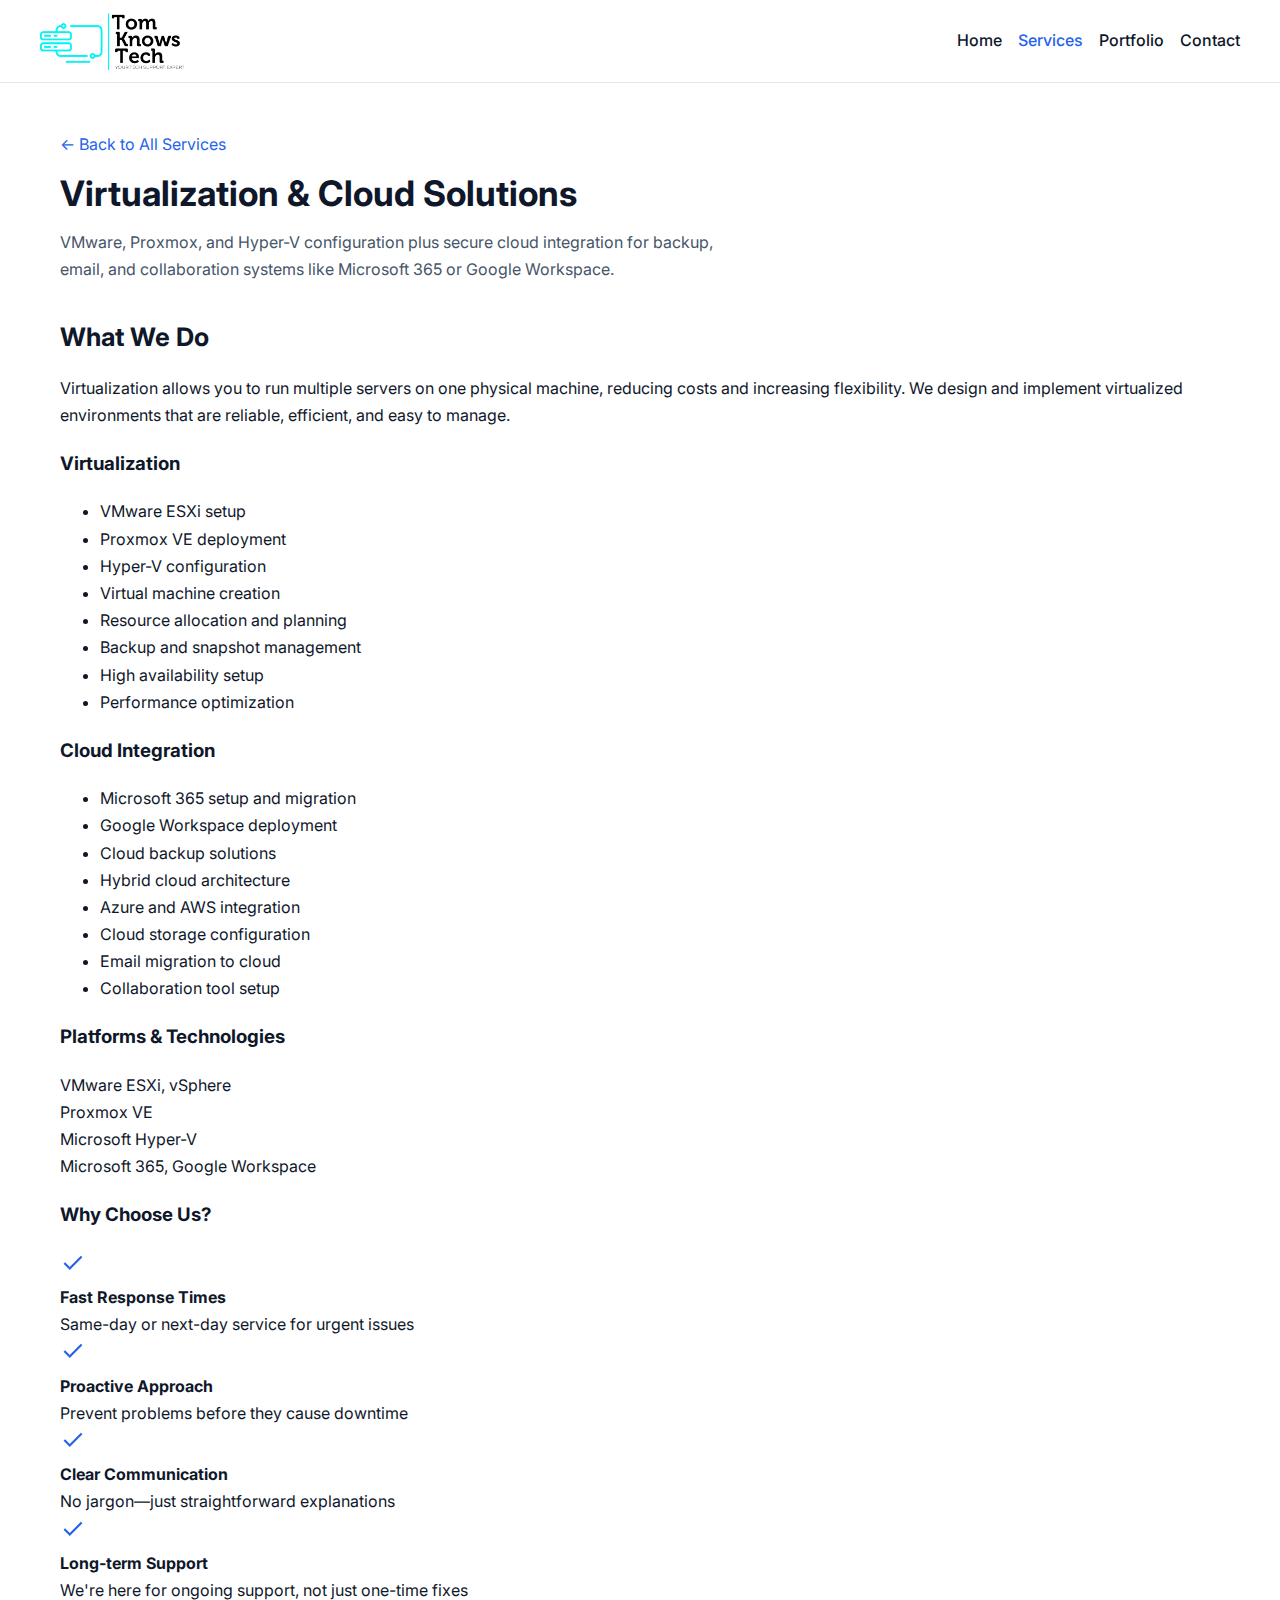
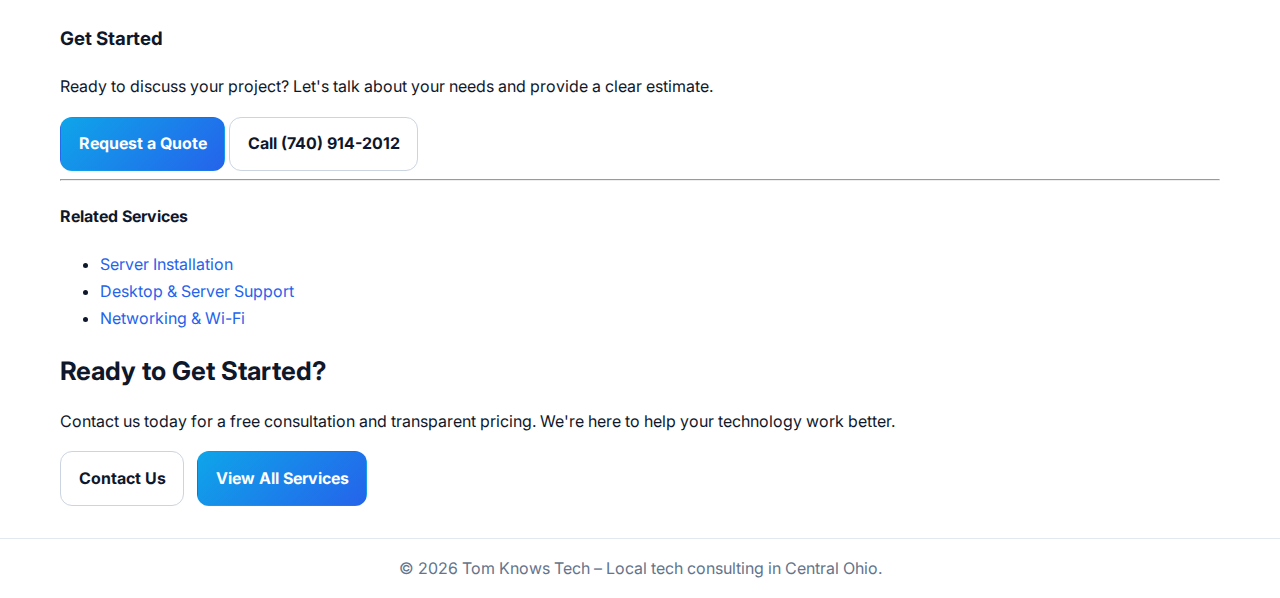
<file: services/virtualization.html>
<!doctype html>
<html lang="en">
<head>
  <meta charset="utf-8" />
  <meta name="viewport" content="width=device-width, initial-scale=1" />
  <title>Virtualization & Cloud Solutions – Tom Knows Tech</title>
  <meta name="description" content="VMware, Proxmox, and Hyper-V virtualization with cloud integration for Microsoft 365, Google Workspace, and backup solutions." />
  <link rel="preconnect" href="https://fonts.googleapis.com" crossorigin>
  <link href="https://fonts.googleapis.com/css2?family=Inter:wght@400;500;600;700;800&display=swap" rel="stylesheet">
  <link rel="stylesheet" href="/css/main.css">
  <!-- Umami Analytics -->
  <script defer src="https://analytics.tomknows.tech/script.js" data-website-id="404f3078-0aeb-4d0d-9276-7302173a0773"></script>
</head>
<body>
  <svg xmlns="http://www.w3.org/2000/svg" style="position:absolute;width:0;height:0;overflow:hidden">
    <symbol id="icon-check" viewBox="0 0 24 24"><polyline points="20 6 9 17 4 12"/></symbol>
    <symbol id="icon-desktop" viewBox="0 0 24 24"><rect x="3" y="4" width="18" height="12" rx="2"/><path d="M8 20h8M12 16v4"/></symbol>
    <symbol id="icon-database" viewBox="0 0 24 24"><ellipse cx="12" cy="6" rx="8" ry="3"/><path d="M4 6v6c0 1.7 3.6 3 8 3s8-1.3 8-3V6"/></symbol>
    <symbol id="icon-network" viewBox="0 0 24 24"><circle cx="12" cy="5" r="3"/><circle cx="5" cy="19" r="3"/><circle cx="19" cy="19" r="3"/><path d="M12 8v4M9 12H6M15 12h3M9 12l-3 4M15 12l3 4"/></symbol>
    <symbol id="icon-phone" viewBox="0 0 24 24"><path d="M22 16.9v2a2 2 0 0 1-2.2 2 19.8 19.8 0 0 1-8.6-3.1 19.5 19.5 0 0 1-6-6 19.8 19.8 0 0 1-3.1-8.6A2 2 0 0 1 4 1.9h2a2 2 0 0 1 2 1.7c.1.9.3 1.8.6 2.6a2 2 0 0 1-.5 2.1L7.3 9.1a16 16 0 0 0 7.6 7.6l.8-1.8a2 2 0 0 1 2.1-.5c.9.3 1.7.5 2.6.6a2 2 0 0 1 1.6 1.9z"/></symbol>
    <symbol id="icon-server" viewBox="0 0 24 24"><rect x="3" y="4" width="18" height="6" rx="2"/><rect x="3" y="14" width="18" height="6" rx="2"/><path d="M7 7h.01M7 17h.01"/></symbol>
    <symbol id="icon-camera" viewBox="0 0 24 24"><rect x="3" y="7" width="14" height="10" rx="2"/><path d="M17 10l4-2v8l-4-2z"/></symbol>
    <symbol id="icon-cloud" viewBox="0 0 24 24"><path d="M20 17a4 4 0 0 0-1-7 6 6 0 0 0-11.3 1.5A4.5 4.5 0 1 0 6 21h12a4 4 0 0 0 2-4z"/></symbol>
    <symbol id="icon-bolt" viewBox="0 0 24 24"><path d="M13 2L3 14h7l-1 8 10-12h-7l1-8z"/></symbol>
  </svg>

  <header class="navbar">
    <div class="container nav-inner">
      <a href="/" class="brand">
        <img src="/assets/img/TomKnowsTech_Logo.png" alt="Tom Knows Tech logo">
      </a>
      <button class="nav-toggle" aria-expanded="false" aria-controls="nav">Menu</button>
      <nav id="nav" class="nav" aria-expanded="false">
        <a href="/index.html">Home</a>
        <a href="/services.html" class="active">Services</a>
        <a href="/portfolio.html">Portfolio</a>
        <a href="/contact.html">Contact</a>
      </nav>
    </div>
  </header>

  <main>
    <section class="page-header">
      <div class="container">
        <p class="back-link"><a href="/services.html">← Back to All Services</a></p>
        <h1>Virtualization & Cloud Solutions</h1>
        <p class="intro-text">VMware, Proxmox, and Hyper-V configuration plus secure cloud integration for backup, email, and collaboration systems like Microsoft 365 or Google Workspace.</p>
      </div>
    </section>

    <div class="container">
      <div class="service-page-layout">
        <div>
          <h2>What We Do</h2>
          <p>Virtualization allows you to run multiple servers on one physical machine, reducing costs and increasing flexibility. We design and implement virtualized environments that are reliable, efficient, and easy to manage.</p>

          <h3 class="section-heading">Virtualization</h3>
          <ul class="spaced-list">
            <li>VMware ESXi setup</li>
            <li>Proxmox VE deployment</li>
            <li>Hyper-V configuration</li>
            <li>Virtual machine creation</li>
            <li>Resource allocation and planning</li>
            <li>Backup and snapshot management</li>
            <li>High availability setup</li>
            <li>Performance optimization</li>
          </ul>
          <h3 class="section-heading">Cloud Integration</h3>
          <ul class="spaced-list">
            <li>Microsoft 365 setup and migration</li>
            <li>Google Workspace deployment</li>
            <li>Cloud backup solutions</li>
            <li>Hybrid cloud architecture</li>
            <li>Azure and AWS integration</li>
            <li>Cloud storage configuration</li>
            <li>Email migration to cloud</li>
            <li>Collaboration tool setup</li>
          </ul>

          <h3 class="section-heading">Platforms & Technologies</h3>
          <div class="tech-grid">
            <div class="tech-tag">VMware ESXi, vSphere</div>
            <div class="tech-tag">Proxmox VE</div>
            <div class="tech-tag">Microsoft Hyper-V</div>
            <div class="tech-tag">Microsoft 365, Google Workspace</div>
          </div>

          <h3 class="section-heading">Why Choose Us?</h3>
          <div class="benefits-grid">
            <div class="benefit-row">
              <svg class="icon"><use href="#icon-check"/></svg>
              <div>
                <strong>Fast Response Times</strong>
                <div class="benefit-desc">Same-day or next-day service for urgent issues</div>
              </div>
            </div>
            <div class="benefit-row">
              <svg class="icon"><use href="#icon-check"/></svg>
              <div>
                <strong>Proactive Approach</strong>
                <div class="benefit-desc">Prevent problems before they cause downtime</div>
              </div>
            </div>
            <div class="benefit-row">
              <svg class="icon"><use href="#icon-check"/></svg>
              <div>
                <strong>Clear Communication</strong>
                <div class="benefit-desc">No jargon—just straightforward explanations</div>
              </div>
            </div>
            <div class="benefit-row">
              <svg class="icon"><use href="#icon-check"/></svg>
              <div>
                <strong>Long-term Support</strong>
                <div class="benefit-desc">We're here for ongoing support, not just one-time fixes</div>
              </div>
            </div>
          </div>
        </div>

        <aside>
          <div class="service-page-sidebar">
            <h3>Get Started</h3>
            <p>Ready to discuss your project? Let's talk about your needs and provide a clear estimate.</p>
            <a href="/contact.html" class="btn">Request a Quote</a>
            <a href="tel:+17409142012" class="btn-ghost">Call (740) 914-2012</a>
            <hr>
            <h4>Related Services</h4>
            <ul class="related-services">
              <li><a href="/services/servers.html">Server Installation</a></li>
              <li><a href="/services/desktop-server-support.html">Desktop & Server Support</a></li>
              <li><a href="/services/networking.html">Networking & Wi-Fi</a></li>
            </ul>
          </div>
        </aside>
      </div>

      <section class="cta-section">
        <div class="cta-section-inner">
          <h2>Ready to Get Started?</h2>
          <p>Contact us today for a free consultation and transparent pricing. We're here to help your technology work better.</p>
          <div class="cta">
            <a href="/contact.html" class="btn-ghost">Contact Us</a>
            <a href="/services.html" class="btn btn-white">View All Services</a>
          </div>
        </div>
      </section>
    </div>
  </main>

  <footer>
    <div class="container inner">
      © <span id="year"></span> Tom Knows Tech – Local tech consulting in Central Ohio.
    </div>
  </footer>

  <script>
    const toggle = document.querySelector('.nav-toggle');
    const nav = document.getElementById('nav');
    if (toggle && nav) {
      toggle.addEventListener('click', () => {
        const ex = toggle.getAttribute('aria-expanded') === 'true';
        toggle.setAttribute('aria-expanded', String(!ex));
        nav.setAttribute('aria-expanded', String(!ex));
      });
    }
    document.getElementById('year').textContent = new Date().getFullYear();
  </script>
</body>
</html>
</file>
<file: css/main.css>
/* Tom Knows Tech - Main Stylesheet */

:root {
  --brand: #0ea5e9;
  --brand2: #2563eb;
  --text: #0f172a;
  --muted: #475569;
  --border: #e2e8f0;
  --bg: #ffffff;
  --surface: #f8fafc;
  --radius: 14px;
  --shadow: 0 10px 28px rgba(2, 6, 23, 0.08);
  --container: 1200px;
}

* {
  box-sizing: border-box;
}

html,
body {
  margin: 0;
  background: var(--bg);
  color: var(--text);
  font-family: Inter, system-ui, 'Segoe UI', Roboto, Helvetica, Arial, sans-serif;
  line-height: 1.7;
}

a {
  color: var(--brand2);
  text-decoration: none;
}

a:hover {
  text-decoration: underline;
}

.container {
  max-width: var(--container);
  margin: 0 auto;
  padding: 0 1.25rem;
}

/* Navbar */
.navbar {
  background: #fff;
  border-bottom: 1px solid var(--border);
  position: sticky;
  top: 0;
  z-index: 1000;
}

.nav-inner {
  display: flex;
  justify-content: space-between;
  align-items: center;
  padding: 0.75rem 0;
}

.brand {
  display: flex;
  align-items: center;
  gap: 0.75rem;
  font-weight: 800;
  color: var(--text);
  text-decoration: none;
}

.brand img {
  height: 58px;
}

@media (max-width: 700px) {
  .brand img {
    height: 46px;
  }
}

.nav {
  display: flex;
  gap: 1rem;
}

.nav a {
  color: var(--text);
  font-weight: 500;
  text-decoration: none;
}

.nav a:hover {
  color: var(--brand2);
  text-decoration: none;
}

.nav a.active {
  color: var(--brand2);
}

.nav-toggle {
  display: none;
  border: 1px solid var(--border);
  background: #fff;
  border-radius: 10px;
  padding: 0.4rem 0.6rem;
  cursor: pointer;
  font-size: 0.9rem;
  font-weight: 500;
}

@media (max-width: 900px) {
  .nav {
    display: none;
    position: absolute;
    right: 1rem;
    top: 64px;
    background: #fff;
    border: 1px solid var(--border);
    border-radius: 12px;
    box-shadow: var(--shadow);
    flex-direction: column;
    min-width: 220px;
    padding: 0.5rem;
  }
  
  .nav a {
    padding: 0.6rem;
    border-radius: 8px;
  }
  
  .nav a:hover {
    background: var(--surface);
  }

  .nav[aria-expanded='true'] {
    display: flex;
  }

  .nav-toggle {
    display: inline-block;
  }
}

/* Hero */
.hero {
  padding: 3rem 0;
}

.hero-wrap {
  display: grid;
  grid-template-columns: 1.1fr 0.9fr;
  gap: 2rem;
  align-items: center;
}

@media (max-width: 900px) {
  .hero-wrap {
    grid-template-columns: 1fr;
  }
}

.kicker {
  font-size: 0.9rem;
  letter-spacing: 0.14em;
  color: #64748b;
  text-transform: uppercase;
  font-weight: 600;
}

h1 {
  font-size: clamp(2rem, 2.6vw + 1rem, 3.2rem);
  line-height: 1.1;
  margin: 0.4rem 0 0.6rem;
}

h2 {
  font-size: 1.6rem;
  margin: 0 0 0.6rem;
}

.hero p {
  max-width: 65ch;
  color: var(--muted);
}

.cta {
  display: flex;
  gap: 0.8rem;
  margin-top: 1rem;
  flex-wrap: wrap;
}

.btn,
.btn-ghost {
  display: inline-block;
  padding: 0.8rem 1.1rem;
  border-radius: 12px;
  font-weight: 700;
  border: 1px solid transparent;
  text-decoration: none;
  cursor: pointer;
  font-size: 1rem;
  transition: transform 0.15s ease, box-shadow 0.15s ease;
}

.btn {
  background: linear-gradient(135deg, var(--brand), var(--brand2));
  color: #fff;
}

.btn:hover {
  transform: translateY(-2px);
  box-shadow: 0 10px 20px rgba(37, 99, 235, 0.35);
  text-decoration: none;
}

.btn-ghost {
  border-color: #cbd5e1;
  background: #fff;
  color: var(--text);
}

.btn-ghost:hover {
  background: var(--surface);
  text-decoration: none;
}

.hero-card {
  background: #fff;
  border: 1px solid var(--border);
  border-radius: 12px;
  box-shadow: var(--shadow);
  padding: 1rem;
}

.hero-card ul {
  margin: 0.5rem 0 0 1rem;
}

/* Sections */
.section {
  margin-top: 2.25rem;
}

.section h2 {
  font-size: 1.6rem;
  margin: 0 0 0.6rem;
}

.grid {
  display: grid;
  gap: 1.1rem;
}

/* Services preview */
.services-preview {
  grid-template-columns: repeat(auto-fit, minmax(260px, 1fr));
}

.service {
  display: flex;
  gap: 0.85rem;
  align-items: flex-start;
  background: #fff;
  border: 1px solid var(--border);
  border-radius: 12px;
  box-shadow: var(--shadow);
  padding: 1rem;
  transition: transform 0.15s ease, box-shadow 0.15s ease;
}

.service:hover {
  transform: translateY(-3px);
  box-shadow: 0 12px 30px rgba(2, 6, 23, 0.12);
}

.icon {
  width: 26px;
  height: 26px;
  min-width: 26px;
  stroke: var(--brand2);
  fill: none;
  stroke-width: 2;
}

.icon.fill {
  fill: var(--brand2);
  stroke: none;
}

/* Trust & Areas */
.trust {
  background: var(--surface);
  border-top: 1px solid var(--border);
  border-bottom: 1px solid var(--border);
  padding: 1rem 0;
  color: #334155;
  margin-top: 2rem;
}

.trust-inner {
  display: flex;
  gap: 1.5rem;
  flex-wrap: wrap;
  align-items: center;
  justify-content: center;
}

.areas {
  background: linear-gradient(90deg, #eff6ff, #f8fafc);
  border-top: 1px solid var(--border);
  border-bottom: 1px solid var(--border);
  padding: 1.1rem 0;
}

.areas .wrap {
  display: flex;
  gap: 0.8rem;
  flex-wrap: wrap;
  align-items: center;
  justify-content: space-between;
}

.badge {
  background: #fff;
  border: 1px solid var(--border);
  border-radius: 999px;
  padding: 0.35rem 0.8rem;
  box-shadow: var(--shadow);
}

/* CTA band */
.cta-band {
  background: linear-gradient(135deg, var(--brand), var(--brand2));
  color: #fff;
  padding: 1.2rem 0;
  margin-top: 2rem;
}

.cta-band .row {
  display: flex;
  gap: 1rem;
  flex-wrap: wrap;
  align-items: center;
  justify-content: space-between;
}

.cta-band .btn-ghost {
  border-color: rgba(255, 255, 255, 0.6);
  color: #fff;
  background: transparent;
}

.cta-band .btn-ghost:hover {
  background: rgba(255, 255, 255, 0.1);
}

/* Services Grid (detailed page) */
.services-grid {
  display: grid;
  gap: 1.5rem;
  margin-top: 1.5rem;
  grid-template-columns: repeat(auto-fit, minmax(320px, 1fr));
}

.service-item {
  display: flex;
  align-items: flex-start;
  gap: 1rem;
  background: #fff;
  border: 1px solid var(--border);
  border-radius: 12px;
  box-shadow: 0 10px 25px rgba(2, 6, 23, 0.05);
  padding: 1.4rem;
  transition: transform 0.15s ease, box-shadow 0.15s ease;
}

.service-item:hover {
  transform: translateY(-3px);
  box-shadow: 0 12px 30px rgba(2, 6, 23, 0.12);
}

.service-item .icon {
  width: 28px;
  height: 28px;
  min-width: 28px;
}

.service-content h3 {
  margin: 0 0 0.3rem;
  color: var(--text);
  font-size: 1.15rem;
}

.service-content p {
  margin: 0;
  color: var(--muted);
  font-size: 0.95rem;
}

/* Contact Form */
.contact-form {
  max-width: 600px;
  margin: 2rem auto;
  background: #fff;
  border: 1px solid var(--border);
  border-radius: 12px;
  padding: 2rem;
  box-shadow: var(--shadow);
}

.form-group {
  margin-bottom: 1.5rem;
}

.form-group label {
  display: block;
  margin-bottom: 0.5rem;
  font-weight: 600;
  color: var(--text);
}

.form-group input,
.form-group textarea,
.form-group select {
  width: 100%;
  padding: 0.75rem;
  border: 1px solid var(--border);
  border-radius: 8px;
  font-family: inherit;
  font-size: 1rem;
  transition: border-color 0.15s ease;
}

.form-group input:focus,
.form-group textarea:focus,
.form-group select:focus {
  outline: none;
  border-color: var(--brand2);
}

.form-group textarea {
  min-height: 150px;
  resize: vertical;
}

/* Portfolio */
.portfolio-grid {
  display: grid;
  gap: 2rem;
  margin-top: 2rem;
  grid-template-columns: repeat(auto-fit, minmax(300px, 1fr));
}

.portfolio-item {
  background: #fff;
  border: 1px solid var(--border);
  border-radius: 12px;
  overflow: hidden;
  box-shadow: var(--shadow);
  transition: transform 0.15s ease, box-shadow 0.15s ease;
}

.portfolio-item:hover {
  transform: translateY(-3px);
  box-shadow: 0 12px 30px rgba(2, 6, 23, 0.12);
}

.portfolio-content {
  padding: 1.5rem;
}

.portfolio-content h3 {
  margin: 0 0 0.5rem;
  color: var(--text);
}

.portfolio-content p {
  margin: 0;
  color: var(--muted);
  font-size: 0.95rem;
}

.portfolio-tags {
  display: flex;
  flex-wrap: wrap;
  gap: 0.5rem;
  margin-top: 1rem;
}

.tag {
  background: var(--surface);
  color: var(--brand2);
  padding: 0.25rem 0.6rem;
  border-radius: 6px;
  font-size: 0.85rem;
  font-weight: 500;
}

/* Footer */
footer {
  border-top: 1px solid var(--border);
  background: #fff;
  margin-top: 2rem;
}

footer .inner {
  padding: 1rem 0;
  color: #64748b;
  text-align: center;
}

/* Page header (for internal pages) */
.page-header {
  padding: 2rem 0 1rem;
}

.page-header h1 {
  margin: 0.5rem 0 1rem;
  font-size: 2.2rem;
}

.page-header p {
  max-width: 70ch;
  color: var(--muted);
}

/* Utility classes */
.text-center {
  text-align: center;
}

.mt-2 {
  margin-top: 2rem;
}
</file>
